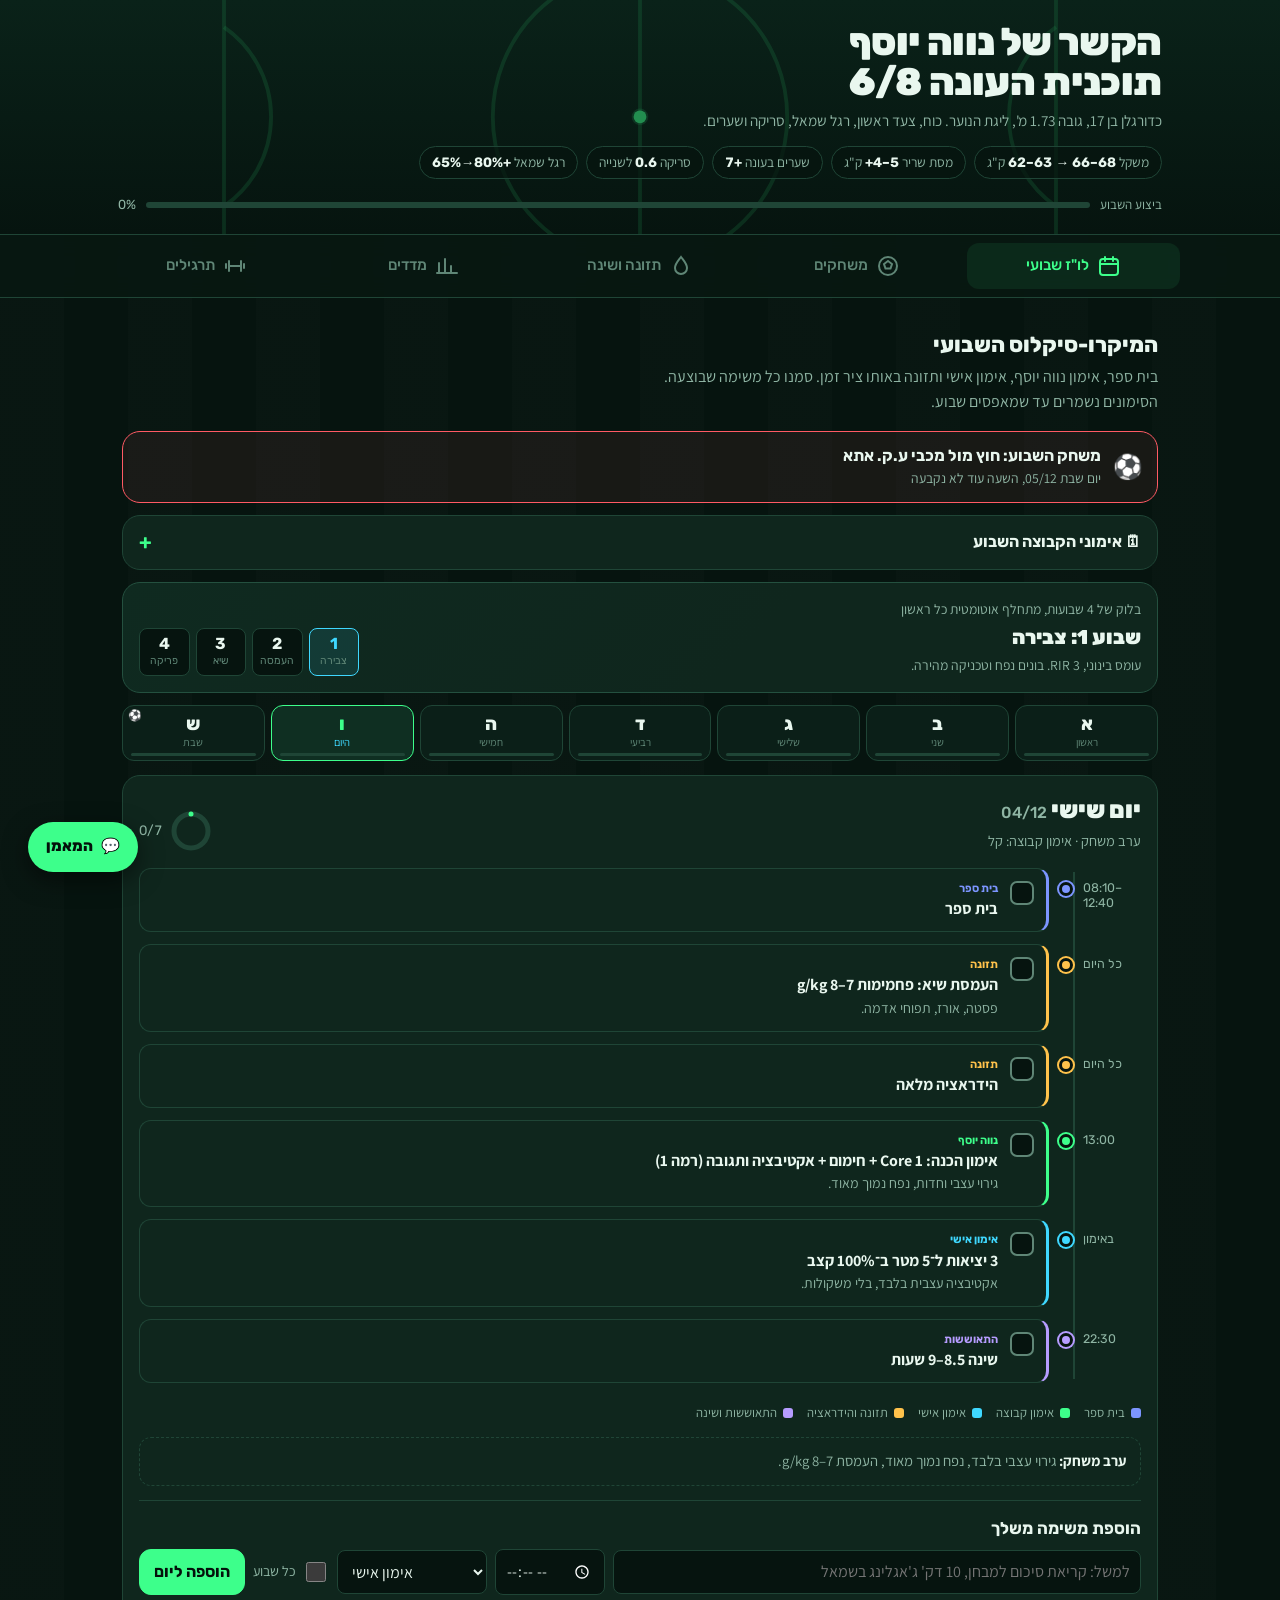
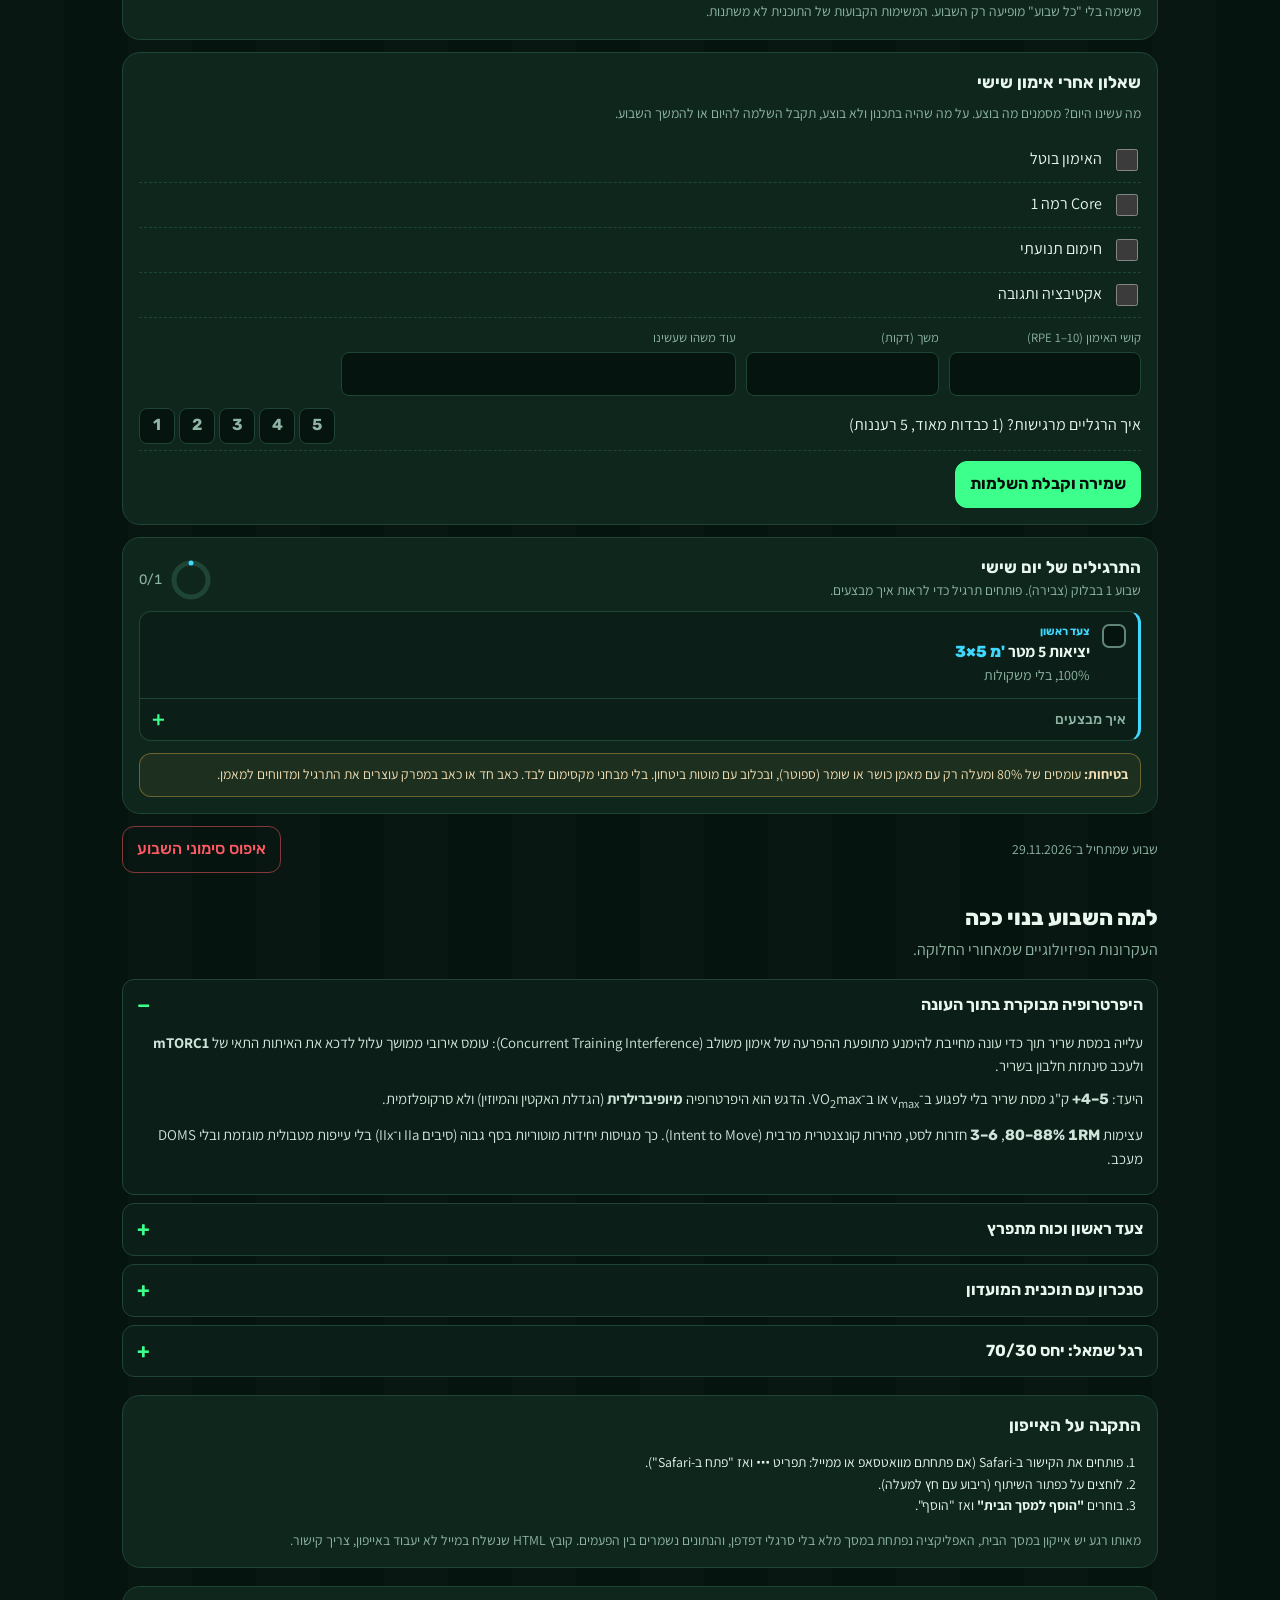
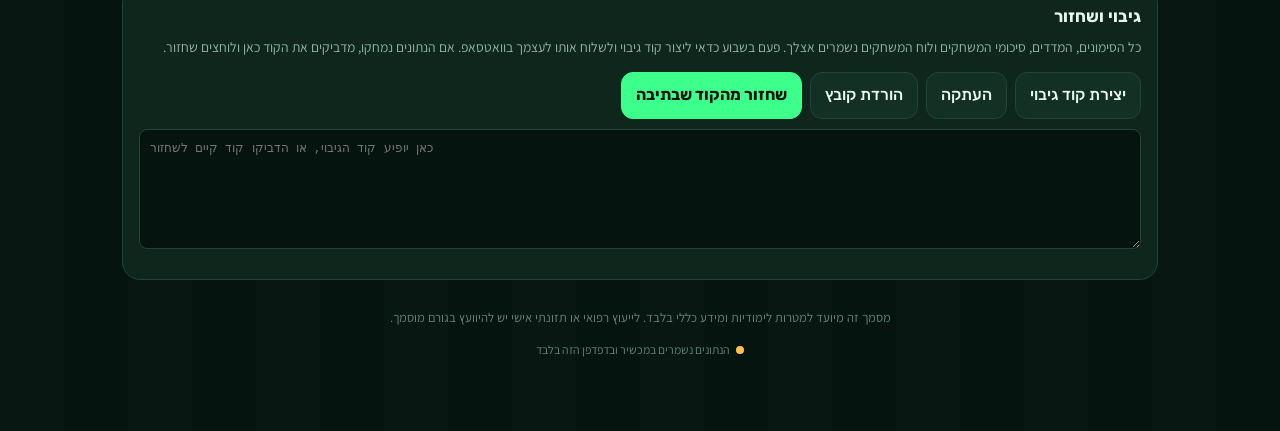
<file: index.html>
<!DOCTYPE html>
<html lang="he" dir="rtl">
<head>
<meta charset="UTF-8">
<meta name="viewport" content="width=device-width, initial-scale=1, viewport-fit=cover">
<title>קשר 6/8 נווה יוסף | דאשבורד עונה</title>
<meta name="apple-mobile-web-app-capable" content="yes">
<meta name="mobile-web-app-capable" content="yes">
<meta name="apple-mobile-web-app-status-bar-style" content="black-translucent">
<meta name="apple-mobile-web-app-title" content="קשר 6/8">
<meta name="theme-color" content="#06140f">
<meta name="format-detection" content="telephone=no">
<link rel="apple-touch-icon" href="[data-uri]">
<link rel="icon" href="[data-uri]">
<link rel="preconnect" href="https://fonts.googleapis.com">
<link rel="preconnect" href="https://fonts.gstatic.com" crossorigin>
<link href="https://fonts.googleapis.com/css2?family=Rubik:wght@400;500;700;800;900&family=Assistant:wght@400;600;700&display=swap" rel="stylesheet">
<link rel="stylesheet" href="styles.css">
</head>
<body>

<header class="top">
  <svg class="pitch" viewBox="0 0 400 200" preserveAspectRatio="xMidYMid slice" aria-hidden="true">
    <g fill="none" stroke="#3dff8b" stroke-opacity=".22" stroke-width="1.2">
      <line x1="200" y1="-10" x2="200" y2="210"/>
      <circle cx="200" cy="100" r="46"/>
      <circle cx="200" cy="100" r="2" fill="#3dff8b"/>
      <rect x="-40" y="40" width="110" height="120"/>
      <rect x="330" y="40" width="110" height="120"/>
      <path d="M70 72 A34 34 0 0 1 70 128"/>
      <path d="M330 72 A34 34 0 0 0 330 128"/>
    </g>
  </svg>
  <div class="top-in">
    <h1>הקשר של נווה יוסף<br>תוכנית העונה 6/8</h1>
    <p>כדורגלן בן 17, גובה 1.73 מ', ליגת הנוער. כוח, צעד ראשון, רגל שמאל, סריקה ושערים.</p>
    <div class="goals">
      <span class="goal">משקל <b class="num">62–63 → 66–68</b> ק"ג</span>
      <span class="goal">מסת שריר <b class="num">+4–5</b> ק"ג</span>
      <span class="goal">שערים בעונה <b class="num">7+</b></span>
      <span class="goal">סריקה <b class="num">0.6</b> לשנייה</span>
      <span class="goal">רגל שמאל <b class="num">65%→80%+</b></span>
    </div>
    <div class="halfway"><span>ביצוע השבוע</span><div class="bar"><i id="weekBar"></i></div><span class="num" id="weekPct">0%</span></div>
  </div>
</header>

<nav class="tabs" role="tablist" aria-label="לשוניות">
  <div class="tabs-in">
    <button class="tab" role="tab" aria-selected="true" aria-controls="p-week" id="t-week" data-tab="week">
      <svg viewBox="0 0 24 24" fill="none" stroke="currentColor" stroke-width="2" stroke-linecap="round"><rect x="3" y="5" width="18" height="16" rx="3"/><path d="M3 10h18M8 3v4M16 3v4"/></svg>לו"ז שבועי</button>
    <button class="tab" role="tab" aria-selected="false" aria-controls="p-match" id="t-match" data-tab="match">
      <svg viewBox="0 0 24 24" fill="none" stroke="currentColor" stroke-width="2"><circle cx="12" cy="12" r="9"/><path d="M12 7l4 3-1.5 4.5h-5L8 10z"/></svg>משחקים</button>
    <button class="tab" role="tab" aria-selected="false" aria-controls="p-fuel" id="t-fuel" data-tab="fuel">
      <svg viewBox="0 0 24 24" fill="none" stroke="currentColor" stroke-width="2" stroke-linecap="round"><path d="M12 3c3 4 6 7 6 11a6 6 0 0 1-12 0c0-4 3-7 6-11z"/></svg>תזונה ושינה</button>
    <button class="tab" role="tab" aria-selected="false" aria-controls="p-kpi" id="t-kpi" data-tab="kpi">
      <svg viewBox="0 0 24 24" fill="none" stroke="currentColor" stroke-width="2" stroke-linecap="round"><path d="M4 19V9M10 19V5M16 19v-7M22 19H2"/></svg>מדדים</button>
    <button class="tab" role="tab" aria-selected="false" aria-controls="p-lib" id="t-lib" data-tab="lib">
      <svg viewBox="0 0 24 24" fill="none" stroke="currentColor" stroke-width="2" stroke-linecap="round"><path d="M6 7v10M18 7v10M3 10v4M21 10v4M6 12h12"/></svg>תרגילים</button>
  </div>
</nav>

<main>
<div class="storewarn" id="storeWarn"></div>

<!-- ================= TAB 1 ================= -->
<section class="panel on" id="p-week" role="tabpanel" aria-labelledby="t-week">
  <h2 class="sec">המיקרו-סיקלוס השבועי</h2>
  <p class="lead">בית ספר, אימון נווה יוסף, אימון אישי ותזונה באותו ציר זמן. סמנו כל משימה שבוצעה. הסימונים נשמרים עד שמאפסים שבוע.</p>
  <div class="banner" id="weekBanner"></div>
  <details class="card teamcard" id="teamCard"><summary id="teamSum"></summary><div class="body" id="teamBody"></div></details>
  <div class="card blockcard">
    <div class="row" style="justify-content:space-between;align-items:flex-end">
      <div><div class="muted small">בלוק של 4 שבועות, מתחלף אוטומטית כל ראשון</div><h3 id="phaseTitle"></h3><div class="small muted" id="phaseDesc" style="max-width:52ch"></div></div>
      <div class="phases" id="phases" role="group" aria-label="בחירת שבוע בבלוק"></div>
    </div>
  </div>
  <div class="days" id="days" role="group" aria-label="בחירת יום"></div>
  <div class="card">
    <div class="dayhead">
      <div><h3 id="dayTitle"></h3><div class="tag" id="dayTag"></div></div>
      <div class="ring" id="dayRing"></div>
    </div>
    <ol class="timeline" id="timeline"></ol>
    <div class="legend">
      <span class="c-school">בית ספר</span><span class="c-team">אימון קבוצה</span><span class="c-personal">אימון אישי</span><span class="c-fuel">תזונה והידראציה</span><span class="c-recovery">התאוששות ושינה</span>
    </div>
    <div class="note" id="dayNote" hidden></div>
    <div class="addtask">
      <h3>הוספת משימה משלך</h3>
      <div class="addform">
        <input type="text" id="ctText" maxlength="120" placeholder="למשל: קריאת סיכום למבחן, 10 דק' ג'אגלינג בשמאל">
        <input type="time" id="ctTime" aria-label="שעה (לא חובה)">
        <select id="ctCat" aria-label="סוג משימה"><option value="personal">אימון אישי</option><option value="fuel">תזונה</option><option value="recovery">התאוששות</option><option value="school">לימודים</option><option value="team">קבוצה</option></select>
        <label class="rec"><input type="checkbox" id="ctRec">כל שבוע</label>
        <button class="btn primary" id="ctAdd">הוספה ליום</button>
      </div>
      <p class="small muted" style="margin:6px 0 0">משימה בלי "כל שבוע" מופיעה רק השבוע. המשימות הקבועות של התוכנית לא משתנות.</p>
    </div>
  </div>

  <div class="card tq" id="tqCard" style="margin-top:12px"></div>

  <div class="card" style="margin-top:12px">
    <div class="exhead"><div><h3 id="exTitle" style="margin:0"></h3><div class="small muted" id="exSub"></div></div><div class="ring" id="exRing"></div></div>
    <div class="exlist" id="exList"></div>
    <div class="safety"><b>בטיחות:</b> עומסים של 80% ומעלה רק עם מאמן כושר או שומר (ספוטר), ובכלוב עם מוטות ביטחון. בלי מבחני מקסימום לבד. כאב חד או כאב במפרק עוצרים את התרגיל ומדווחים למאמן.</div>
  </div>
  <div class="row" style="margin-top:12px;justify-content:space-between">
    <span class="muted small" id="weekLabel"></span>
    <button class="btn danger" id="resetWeek">איפוס סימוני השבוע</button>
  </div>

  <h2 class="sec" style="margin-top:28px">למה השבוע בנוי ככה</h2>
  <p class="lead">העקרונות הפיזיולוגיים שמאחורי החלוקה.</p>
  <details open>
    <summary>היפרטרופיה מבוקרת בתוך העונה</summary>
    <div class="body">
      <p>עלייה במסת שריר תוך כדי עונה מחייבת להימנע מתופעת ההפרעה של אימון משולב (Concurrent Training Interference): עומס אירובי ממושך עלול לדכא את האיתות התאי של <b>mTORC1</b> ולעכב סינתזת חלבון בשריר.</p>
      <p>היעד: <b class="num">+4–5</b> ק"ג מסת שריר בלי לפגוע ב־v<sub>max</sub> או ב־VO<sub>2</sub>max. הדגש הוא היפרטרופיה <b>מיופיברילרית</b> (הגדלת האקטין והמיוזין) ולא סרקופלזמית.</p>
      <p>עצימות <b class="num">80–88% 1RM</b>, <b class="num">3–6</b> חזרות לסט, מהירות קונצנטרית מרבית (Intent to Move). כך מגויסות יחידות מוטוריות בסף גבוה (סיבים IIa ו־IIx) בלי עייפות מטבולית מוגזמת ובלי DOMS מעכב.</p>
    </div>
  </details>
  <details>
    <summary>צעד ראשון וכוח מתפרץ</summary>
    <div class="body">
      <p>תאוצה ב־5 המטרים הראשונים תלויה בדחף אופקי (F<sub>h</sub>) ביחס למסת הגוף: זווית שוק נמוכה ביציאה, פשיטה תלת־מפרקית (ירך, ברך, קרסול) וכוח מתפרץ בקרסול.</p>
      <p>פליאומטריה עם זמן מגע קרקע <b class="num">&lt;150 ms</b> שמנצלת את מחזור המתיחה־כיווץ (SSC):</p>
      <ul class="clean">
        <li><b>Pogo Jumps</b>: קשיחות גיד אכילס והחזר אנרגיה אלסטית.</li>
        <li><b>Horizontal Bounding ו־Drop Jumps</b>: המרת כוח אנכי לדחף אופקי וספיגת עומס אקסצנטרי בבלימה ובשינוי כיוון.</li>
        <li><b>Landmine First-Step Drives</b>: זווית דחף שתואמת את המגרש.</li>
      </ul>
      <p>צעד ראשון ופליאומטריה רק במצב עצבי רענן, בתחילת החימום או לפני הטקטיקה.</p>
    </div>
  </details>
  <details>
    <summary>סנכרון עם תוכנית המועדון</summary>
    <div class="body">
      <p>המועדון מריץ Core רמות 1–4, אקטיבציה עם גומיות, פארטלק ומעברים (<span class="num">50×4</span> ספרינטים ברביעי) ואקטיבציה ותגובה. כוח אישי בימים א' וב', הכי רחוק מהמשחק הבא. ליבה אישית משלימה את רמות הקבוצה ולא מכפילה אותן.</p>
    </div>
  </details>
  <details>
    <summary>רגל שמאל: יחס 70/30</summary>
    <div class="body">
      <p>לפי מודל הגישה הדו־צדדית (Bilateral Access Model), אימון הגפה הלא־דומיננטית יוצר עקבות מוטוריים בשתי ההמיספרות. תרגול ממוקד של שמאל לא פוגע בימין ומשפר סימטריה וקואורדינציה.</p>
      <ul class="clean">
        <li><b class="num">70/30</b> לטובת שמאל בעבודת קיר אישית.</li>
        <li>2 נגיעות: מסירה בשמאל, השתלטות בשמאל לכיוון השטח הפתוח, מסירה נוספת.</li>
        <li>הולכה ושינוי כיוון: גב כף הרגל והחלק הפנימי של שמאל בלבד בין מכשולים צפופים.</li>
      </ul>
    </div>
  </details>
</section>

<!-- ================= TAB 2 ================= -->
<section class="panel" id="p-match" role="tabpanel" aria-labelledby="t-match">
  <h2 class="sec">משחקים</h2>
  <p class="lead">המשחק הבא, לוח העונה, סיכום אחרי כל משחק ונתוני הגופייה והפליימייקר.</p>
  <div class="seg" role="tablist" aria-label="תת-לשוניות משחקים">
    <button role="tab" aria-selected="true" data-sub="s-next">המשחק הבא</button>
    <button role="tab" aria-selected="false" data-sub="s-fx">לוח עונה</button>
    <button role="tab" aria-selected="false" data-sub="s-rv">סיכום משחק</button>
    <button role="tab" aria-selected="false" data-sub="s-hist">היסטוריה</button>
  </div>
  <div class="sub on" id="s-next">
  <div class="kick">
    <div class="card clock">
      <div class="muted small" id="nextLbl">השלב הבא</div>
      <div class="big" id="countdown">--:--:--</div>
      <div class="what" id="nextWhat"></div>
      <div class="small muted" id="nextInfo" style="margin-top:8px"></div>
      <label>שעת שריקה של המשחק הבא <input type="time" id="kickoff" value=""></label>
    </div>
    <div class="card">
      <h3>ציר הזמן של יום המשחק</h3>
      <ul class="mtl" id="matchTl"></ul>
    </div>
  </div>

  <div class="card" id="pmCard" style="margin-top:12px"></div>
  <div class="grid g2" style="margin-top:12px">
    <div class="card">
      <h3>יום לפני משחק: הכנה וגירוי עצבי</h3>
      <div id="friList" class="grid" style="gap:8px"></div>
    </div>
    <div class="card">
      <h3>יום משחק</h3>
      <div id="satList" class="grid" style="gap:8px"></div>
    </div>
  </div>

  <h2 class="sec" style="margin-top:28px">3 דפוסי תנועה ל־7 שערים</h2>
  <p class="lead">כך קשר מבקיע בלי להיות חלוץ.</p>
  <div class="grid g3">
    <div class="card pattern"><div class="n">1</div><h3>כניסה מאוחרת לרחבה</h3>
      <dl><dt>ביצוע</dt><dd>ריצה מקו שני אל קו ה־16 כשהכדור באגף, והגעה בדיוק כשהגנת היריב נסוגה לשער.</dd>
      <dt>סיומת</dt><dd>בעיטה בנגיעה אחת לפינות הנמוכות.</dd></dl></div>
    <div class="card pattern"><div class="n">2</div><h3>איום מקו ה־16</h3>
      <dl><dt>ביצוע</dt><dd>מיקום בחצי־שטח (Half-Space) לאיסוף כדורים חוזרים אחרי מצבים נייחים או הגבהות.</dd>
      <dt>סיומת</dt><dd>עצירה קדמית קטנה ובעיטה מיידית, שמאל או ימין.</dd></dl></div>
    <div class="card pattern"><div class="n">3</div><h3>חדירה בין בלם למגן</h3>
      <dl><dt>ביצוע</dt><dd>ריצה אלכסונית בלי כדור לשטח המת בין הבלם למגן בזמן דאבל־פס.</dd>
      <dt>סיומת</dt><dd>נגיעה אחת מול השוער ברגל החלשה.</dd></dl></div>
  </div>

  <div class="grid g2" style="margin-top:12px">
    <div class="card">
      <h3>כללי ברזל למיקרו־סריקה</h3>
      <ol class="rules">
        <li>סורקים ב־<b>10 השניות</b> שלפני קבלת הכדור, כדי לבנות מפה מנטלית רציפה.</li>
        <li>כל מבט קצר מ־<b class="num">0.7</b> שניות. מיקרו־סריקה, לא סיבוב ראש מכני.</li>
        <li>סורקים <b>כשהכדור בתנועה</b> בין שחקנים, לא כשהוא נעצר.</li>
        <li>המבט הקריטי הוא <b>האחרון</b>, חלקיק שנייה לפני נגיעת ההשתלטות.</li>
        <li>יעד אישי: <b class="num">0.6</b> סריקות לשנייה.</li>
      </ol>
    </div>
    <div class="card">
      <h3>סריקות לשנייה: הרמה העולמית</h3>
      <p class="muted small" style="margin-top:0">מחקרי פרופ' גיר יורדט</p>
      <div class="scanbar"><span>צ'אבי</span><div class="t"><i style="width:83%"></i></div><span class="num">0.83</span></div>
      <div class="scanbar"><span>פברגאס</span><div class="t"><i style="width:76%"></i></div><span class="num">0.76</span></div>
      <div class="scanbar"><span>גונדוגאן</span><div class="t"><i style="width:66%"></i></div><span class="num">0.66</span></div>
      <div class="scanbar you"><span>היעד שלך</span><div class="t"><i style="width:60%"></i></div><span class="num">0.60</span></div>
      <p class="small" style="margin-bottom:0">סורקים תכופים: <b class="num ok">81–83%</b> דיוק מסירות. סורקים נדירים: <b class="num bad">&lt;60%</b>.</p>
    </div>
  </div>
  </div>

  <div class="sub" id="s-fx">
    <div class="card">
      <h3>לוח המשחקים 2026/27: נוער לאומית צפון</h3>
      <p class="small muted" style="margin-top:0">בהתאחדות השעות מופיעות כ-00:00 עד שנקבעות. כשהשעה מתפרסמת, מזינים אותה כאן, והלו"ז השבועי וציר יום המשחק מתעדכנים לבד. שבוע בלי משחק מקבל אוטומטית תוכנית בלי העמסת פחמימות.</p>
      <div id="fxList"></div>
    </div>
    <div class="card">
      <h3>הוספת משחק (גביע, ידידות, משחק נדחה)</h3>
      <div class="dg">
        <label>תאריך <input type="date" id="fxD"></label>
        <label>שעה <input type="time" id="fxT"></label>
        <label style="grid-column:span 2">יריבה <input type="text" id="fxO" style="background:var(--pitch);border:1px solid var(--line);border-radius:8px;padding:9px 10px;min-height:44px;color:var(--chalk)"></label>
        <label>בית/חוץ <select id="fxH"><option value="1">בית</option><option value="0">חוץ</option></select></label>
        <label>מסגרת <select id="fxC"><option>ליגה</option><option>גביע</option><option>ידידות</option></select></label>
      </div>
      <button class="btn primary" id="fxAdd" style="margin-top:10px">הוספה ללוח</button>
    </div>
  </div>

  <div class="sub" id="s-rv">
    <div class="card">
      <h3>סיכום משחק</h3>
      <div class="dg">
        <label style="grid-column:span 2">משחק <select id="rvFx"></select></label>
        <label>דקות ששיחקתי <input type="number" id="rvMin" min="0" max="130"></label>
        <label>תוצאה <input type="text" id="rvRes" placeholder="2-1" style="background:var(--pitch);border:1px solid var(--line);border-radius:8px;padding:9px 10px;min-height:44px;color:var(--chalk);direction:ltr"></label>
        <label>ציון עצמי (1–10) <input type="number" id="rvRate" min="1" max="10"></label>
      </div>
      <h3 style="margin-top:16px">איך הייתי בתור קשר 6/8? (1 חלש, 5 מצוין)</h3>
      <div class="rgrid" id="rvSk"></div>
      <div class="grid g2" style="margin-top:14px">
        <label class="small muted">שימור: מה עבד טוב<textarea id="rvKeep" placeholder="למשל: כניסה מאוחרת בדקה 60, מסירות קדימה בשמאל"></textarea></label>
        <label class="small muted">שיפור: מה לא עבד<textarea id="rvImp" placeholder="למשל: קיבלתי עם הגב לשער, איבדתי 3 כדורים במרכז"></textarea></label>
      </div>
      <h3 style="margin-top:16px">גופיית GPS</h3>
      <div class="dg">
        <label>מרחק (ק"מ) <input type="number" id="gDist" step="0.01"></label>
        <label>ריצה מהירה HSR (מ') <input type="number" id="gHsr" step="1"></label>
        <label>ספרינטים (מס') <input type="number" id="gSpr" step="1"></label>
        <label>מהירות שיא (קמ"ש) <input type="number" id="gTop" step="0.1"></label>
        <label>האצות (מס') <input type="number" id="gAcc" step="1"></label>
      </div>
      <h3 style="margin-top:16px">פליימייקר</h3>
      <div class="dg">
        <label>נגיעות סה"כ <input type="number" id="pTouch" step="1"></label>
        <label>נגיעות שמאל <input type="number" id="pLeft" step="1"></label>
        <label>שחרורים/מסירות <input type="number" id="pRel" step="1"></label>
        <label>מהירות בעיטה שיא (קמ"ש) <input type="number" id="pKick" step="0.1"></label>
      </div>
      <p class="small muted">כל השדות לא חובה. ממלאים מה שיש.</p>
      <button class="btn primary" id="rvSave">שמירה וקבלת משוב</button>
      <div id="rvFb"></div>
    </div>
  </div>

  <div class="sub" id="s-hist">
    <div class="card">
      <h3>היסטוריית משחקים</h3>
      <div id="trendBox"></div>
      <div id="histBox"></div>
    </div>
  </div>
</section>

<!-- ================= TAB 3 ================= -->
<section class="panel" id="p-fuel" role="tabpanel" aria-labelledby="t-fuel">
  <h2 class="sec">מחשבון תזונה, שינה והתאוששות</h2>
  <p class="lead">מזינים משקל נוכחי ובוחרים יום. כל הטווחים מחושבים לפי ק"ג משקל גוף.</p>
  <div class="card">
    <div class="grid g2" style="align-items:end">
      <label class="muted small" style="display:flex;flex-direction:column;gap:4px">משקל נוכחי (ק"ג)
        <input type="number" id="bw" min="40" max="100" step="0.1" value="62.5"></label>
      <label class="muted small" style="display:flex;flex-direction:column;gap:4px">יום בשבוע
        <select id="fuelDay"></select></label>
    </div>
    <div class="grid" style="grid-template-columns:repeat(2,1fr);margin-top:14px" id="macroStats"></div>
    <p class="small muted" style="margin:12px 0 0">עודף קלורי יומי מבוקר: <b class="num" style="color:var(--chalk)">+350–500 kcal</b>. חלבון מחולק ל־<b>4–5</b> ארוחות של <b class="num" style="color:var(--chalk)">25–30 g</b> חלבון עשיר בלאוצין. שומנים מבלתי־רוויים לתמיכה הורמונלית.</p>
  </div>

  <div class="card">
    <h3>פחמימות לאורך השבוע</h3>
    <p class="muted small" style="margin:0">פריודיזציה לפי עומס. שישי ושבת הם ימי העמסה למילוי גליקוגן בשריר ובכבד.</p>
    <div class="carbweek" id="carbWeek"></div>
  </div>

  <div class="card">
    <h3>חלונות תדלוק בזמן בית הספר</h3>
    <div class="wins">
      <div class="win"><span class="h">11:05–13:10</span> <b>רביעי</b>
        <p class="small muted" style="margin:6px 0 0">ב־11:30–12:15: ארוחת פחמימות מורכבות וחלבון ומנוחה. היום המטבולי הכבד בשבוע (Core 4 ופארטלק), אז סוכר זמין לפני הספרינטים.</p></div>
      <div class="win"><span class="h">09:30–11:20</span> <b>חמישי</b>
        <p class="small muted" style="margin:6px 0 0">ארוחת ביניים מתוזמנת של פחמימות וחלבון למניעת פירוק שריר. תחילת העמסת הפחמימות (6 g/kg).</p></div>
      <div class="win"><span class="h">כל יום</span> <b>הידראציה</b>
        <p class="small muted" style="margin:6px 0 0">שתייה מצטברת של <b class="num" style="color:var(--chalk)">3 ליטר</b> ביום, מפוזרת לאורך יום הלימודים.</p></div>
      <div class="win"><span class="h">בהפסקות</span> <b>מערכת עצבים</b>
        <p class="small muted" style="margin:6px 0 0">תרגילי נשימה בחלונות הפנויים להורדת עומס מנטלי ולשיפור התאוששות המערכת האוטונומית.</p></div>
    </div>
  </div>

  <div class="card">
    <h3>היגיינת שינה</h3>
    <p class="small muted" style="margin-top:0">שחרור הורמון גדילה ושיקום שריר ומערכת עצבים מרכזית קורים בעיקר בשינה עמוקה. יעד: <b class="num" style="color:var(--chalk)">8.5–9</b> שעות רצופות.</p>
    <div class="sleep-dial">
      <div><div class="hrs" id="sleepHrs">8.5</div><div class="small muted">שעות שינה</div></div>
      <label class="small muted" style="display:flex;flex-direction:column;gap:4px">הולך לישון <input type="time" id="bed" value="22:30"></label>
      <label class="small muted" style="display:flex;flex-direction:column;gap:4px">קם <input type="time" id="wake" value="07:00"></label>
    </div>
    <p class="small" id="sleepMsg" style="margin:10px 0 14px"></p>
    <div class="grid g3">
      <div class="stat"><span class="l">מסכים</span><b>כיבוי אור כחול 60 דק' לפני השינה</b></div>
      <div class="stat"><span class="l">חדר</span><b>חשוך, <span class="num">18–20°C</span></b></div>
      <div class="stat"><span class="l">חמישי</span><b>שינה מוקדמת ב־<span class="num">22:00</span></b></div>
    </div>
  </div>

  <div class="card">
    <h3>כלי התאוששות</h3>
    <ul class="clean small">
      <li>ראשון: גליל עיסוי ואקדח מסאז' בעצמה נמוכה, <span class="num">60</span> שניות לשריר.</li>
      <li>שני: <span class="num">15</span> דק' מתיחות סטטיות בערב ועבודת ירך 90/90.</li>
      <li>שלישי: מוביליטי ירך וקרסול בבוקר, חלבון מיד אחרי אימון הערב.</li>
      <li>רביעי: בלי כוח רגליים. רק 15 בעיטות אחרי האימון.</li>
      <li>שישי: בלי משקולות. גירוי עצבי בלבד.</li>
    </ul>
  </div>
</section>

<!-- ================= TAB 4 ================= -->
<section class="panel" id="p-kpi" role="tabpanel" aria-labelledby="t-kpi">
  <h2 class="sec">מעקב מדדי ביצוע</h2>
  <p class="lead">שקילה כל יום שני בבוקר על בטן ריקה. CMJ וספרינט 5 מ' פעם ב־4 שבועות. וידאו חודשי לסריקה ולרגל שמאל.</p>

  <div class="kpigrid" id="kpiNow"></div>

  <div class="card" style="margin-top:12px">
    <h3>רשומה חדשה</h3>
    <div class="form">
      <label class="full">תאריך <input type="date" id="fDate"></label>
      <label>משקל (ק"ג) <input type="number" id="fW" step="0.1" placeholder="62.8"></label>
      <label>CMJ (ס"מ) <input type="number" id="fCmj" step="0.1" placeholder="45"></label>
      <label>ספרינט 5 מ' (שנ') <input type="number" id="fS5" step="0.01" placeholder="1.05"></label>
      <label>סריקות לשנייה <input type="number" id="fScan" step="0.01" placeholder="0.45"></label>
      <label>מסירות שמאל (%) <input type="number" id="fLf" step="1" placeholder="65"></label>
      <label>מאבקי קרקע (%) <input type="number" id="fDuel" step="1" placeholder="55"></label>
      <label>היקף ירך (ס"מ) <input type="number" id="fThigh" step="0.1" placeholder="—"></label>
      <label>היקף חזה (ס"מ) <input type="number" id="fChest" step="0.1" placeholder="—"></label>
    </div>
    <div class="row" style="margin-top:12px">
      <button class="btn primary" id="addKpi">שמירת רשומה</button>
      <button class="btn" id="checkLoad">בדיקת עומס יתר</button>
    </div>
    <div class="alert" id="loadAlert" role="status" aria-live="polite"></div>
  </div>

  <div class="card">
    <h3>מגמת משקל מול טווח היעד</h3>
    <p class="muted small" style="margin:0">הרצועה הירוקה היא <span class="num">66–68</span> ק"ג. קצב יעד: <span class="num">+0.3–0.5</span> ק"ג בחודש.</p>
    <div class="chartbox" id="wChart"></div>
    <p class="small" id="rateMsg" style="margin:8px 0 0"></p>
  </div>

  <div class="card">
    <h3>היסטוריה</h3>
    <div class="tablewrap">
      <table>
        <thead><tr><th>תאריך</th><th>משקל</th><th>CMJ</th><th>שינוי CMJ</th><th>5 מ'</th><th>סריקה</th><th>שמאל</th><th>מאבקים</th><th>ירך/חזה</th><th></th></tr></thead>
        <tbody id="kpiRows"></tbody>
      </table>
    </div>
  </div>

  <div class="card">
    <h3>היעדים</h3>
    <div class="tablewrap" style="margin-top:0">
      <table style="min-width:520px">
        <thead><tr><th>קטגוריה</th><th>מדד</th><th>תדירות ויעד</th></tr></thead>
        <tbody>
          <tr><td>הרכב גוף</td><td>משקל בוקר, היקף ירך וחזה</td><td>שבועי ביום שני. <span class="num">+0.3–0.5</span> ק"ג לחודש עד <span class="num">66–68</span></td></tr>
          <tr><td>כוח מתפרץ</td><td>CMJ וספרינט 5 מ'</td><td>כל 4 שבועות. ירידה של מעל <span class="num">5%</span> ב־CMJ = עייפות עצבית</td></tr>
          <tr><td>קוגניטיבי</td><td>תדירות סריקה בווידאו</td><td><span class="num">0.6</span> לשנייה ב־10 השניות שלפני הכדור</td></tr>
          <tr><td>רגל חלשה</td><td>% מסירות מוצלחות בשמאל</td><td>חודשי. מ־<span class="num">65%</span> ל־<span class="num">80%+</span></td></tr>
          <tr><td>הגנה</td><td>% ניצחון במאבקי קרקע</td><td><span class="num">60%+</span> במרכז השדה</td></tr>
        </tbody>
      </table>
    </div>
  </div>
</section>

<!-- ================= TAB 5 ================= -->
<section class="panel" id="p-lib" role="tabpanel" aria-labelledby="t-lib">
  <h2 class="sec">ספריית תרגילים ומבנה הבלוק</h2>
  <p class="lead">איך הבלוק מתקדם, כל התרגילים עם דגשי ביצוע, והמקורות שעליהם זה מבוסס.</p>
  <div class="card">
    <h3>מה זה RIR</h3>
    <p class="small" style="margin:0">RIR (Reps In Reserve) הוא מספר החזרות שהיית עוד יכול לבצע בסוף הסט. RIR 2 = מסיימים את הסט כשנשארו עוד 2 חזרות טובות בטנק. אם אין 1RM ידוע, בוחרים משקל לפי ה-RIR ולא לפי האחוז. זו הדרך הבטוחה לנוער, בלי מבחני מקסימום.</p>
  </div>
  <div class="card">
    <h3>אימוני כדורגל אישיים</h3>
    <p class="small muted" style="margin-top:0">שני אימונים מלאים עם זמנים, תרגילים לכל שבוע בבלוק, וטיימר שמוביל אותך שלב אחרי שלב.</p>
    <div id="fsLib"></div>
  </div>
  <div class="card">
    <h3>התקדמות הבלוק: התרגילים המרכזיים</h3>
    <div class="tablewrap" style="margin-top:6px"><table style="min-width:600px"><thead><tr><th>תרגיל</th><th>שבוע 1 צבירה</th><th>שבוע 2 העמסה</th><th>שבוע 3 שיא</th><th>שבוע 4 פריקה</th></tr></thead><tbody id="blockTable"></tbody></table></div>
  </div>
  <div id="libGroups"></div>
  <div class="card" style="margin-top:18px">
    <h3>סרטונים: ניתוח וטקטיקה</h3>
    <p class="small muted" style="margin-top:0">הקישורים פותחים חיפוש מוכן ביוטיוב ולא סרטון מסוים, כדי שלא יישברו אם סרטון יוסר. כדאי להעדיף ערוצים מקצועיים כמו The Coaches' Voice, Tifo Football וערוץ FIFA הרשמי.</p>
    <div class="vgrid" id="vidGrid"></div>
  </div>
  <div class="card" style="margin-top:12px">
    <h3>מקורות והשראה</h3>
    <ul class="srcs">
      <li><b>NSCA</b>: הצהרת עמדה על אימוני התנגדות לנוער (Faigenbaum ועמיתים, 2009). אימוני כוח לבני נוער בטוחים ויעילים עם השגחה מקצועית והתקדמות הדרגתית.</li>
      <li><b>הקונצנזוס הבינלאומי להתפתחות אתלטית של נוער</b> (Lloyd ועמיתים, BJSM 2014).</li>
      <li><b>FIFA 11+</b>: תוכנית מניעת הפציעות של פיפ"א, ופרוטוקול הנורדיק (van der Horst ועמיתים, AJSM 2015).</li>
      <li><b>פרוטוקול Copenhagen לאדוקטורים</b> (Harøy ועמיתים, BJSM 2019): הפחתת פציעות מפשעה בכדורגלנים.</li>
      <li><b>סולם RPE מבוסס RIR</b> (Helms ועמיתים, 2016).</li>
      <li><b>מחקרי הסריקה של גיר יורדט</b>: סריקה לפני קבלת כדור ואיכות מסירה.</li>
    </ul>
    <p class="small muted" style="margin:8px 0 0">פרטי המקורות נכתבו מהידע שלי, בלי גישה למאגר, ולכן כדאי לאמת אותם לפני שמצטטים. התוכנית לא מחליפה מאמן כושר מוסמך שמכיר את השחקן.</p>
  </div>
</section>

<div class="card" id="install" style="margin-top:18px">
  <h3>התקנה על האייפון</h3>
  <ol class="clean small" style="padding-inline-start:18px">
    <li>פותחים את הקישור ב-Safari (אם פתחתם מוואטסאפ או ממייל: תפריט <b>⋯</b> ואז "פתח ב-Safari").</li>
    <li>לוחצים על כפתור השיתוף (ריבוע עם חץ למעלה).</li>
    <li>בוחרים <b>"הוסף למסך הבית"</b> ואז "הוסף".</li>
  </ol>
  <p class="small muted" style="margin:0">מאותו רגע יש אייקון במסך הבית, האפליקציה נפתחת במסך מלא בלי סרגלי דפדפן, והנתונים נשמרים בין הפעמים. קובץ HTML שנשלח במייל לא יעבוד באייפון, צריך קישור.</p>
</div>

<div class="card" id="backup" style="margin-top:18px">
  <h3>גיבוי ושחזור</h3>
  <p class="small muted" style="margin-top:0">כל הסימונים, המדדים, סיכומי המשחקים ולוח המשחקים נשמרים אצלך. פעם בשבוע כדאי ליצור קוד גיבוי ולשלוח אותו לעצמך בוואטסאפ. אם הנתונים נמחקו, מדביקים את הקוד כאן ולוחצים שחזור.</p>
  <div class="row"><button class="btn" id="bkMake">יצירת קוד גיבוי</button><button class="btn" id="bkCopy">העתקה</button><button class="btn" id="bkFile">הורדת קובץ</button><button class="btn primary" id="bkLoad">שחזור מהקוד שבתיבה</button></div>
  <textarea id="bkTxt" placeholder="כאן יופיע קוד הגיבוי, או הדביקו קוד קיים לשחזור" style="margin-top:10px"></textarea>
  <p class="small" id="bkMsg" style="margin:6px 0 0"></p>
</div>

<p class="foot">מסמך זה מיועד למטרות לימודיות ומידע כללי בלבד. לייעוץ רפואי או תזונתי אישי יש להיוועץ בגורם מוסמך.</p>
<p class="foot sync" id="syncState"></p>
</main>

<button class="coachfab" id="coachFab" type="button" aria-label="פתיחת המאמן"><span aria-hidden="true">💬</span>המאמן</button>
<div class="sheet" id="coachSheet" hidden role="dialog" aria-modal="true" aria-label="המאמן">
  <div class="sheet-in">
    <div class="sheet-h"><div><b>המאמן</b><span class="small muted" id="coachMode"></span></div><div class="row"><button class="btn mini" id="coachClear" type="button">ניקוי</button><button class="x" id="coachClose" type="button" aria-label="סגירה">✕</button></div></div>
    <div class="msgs" id="coachMsgs" aria-live="polite"></div>
    <div class="chips" id="coachChips"></div>
    <form class="coachform" id="coachForm"><input id="coachIn" autocomplete="off" enterkeyhint="send" placeholder="למשל: האימון של רביעי עבר לחמישי"><button class="btn primary" id="coachSend" type="submit">שליחה</button></form>
  </div>
</div>
<div class="player" id="player" hidden role="dialog" aria-modal="true" aria-label="אימון עם טיימר">
  <div class="pl-in">
    <div class="pl-top"><span class="small muted" id="plSes"></span><button class="x" id="plClose" type="button" aria-label="סגירה">✕</button></div>
    <div class="pl-prog"><i id="plBar"></i></div>
    <div class="small muted" id="plStep"></div>
    <h3 id="plName"></h3>
    <div class="pl-time" id="plTime">00:00</div>
    <div class="row pl-ctl"><button class="btn" id="plPrev" type="button">הקודם</button><button class="btn primary" id="plPlay" type="button">▶ התחלה</button><button class="btn" id="plNext" type="button">הבא</button></div>
    <div class="pl-body" id="plBody"></div>
    <p class="small muted" id="plNextUp" style="margin-top:10px"></p>
  </div>
</div>
<script src="app.js"></script>
</body>
</html>
</file>
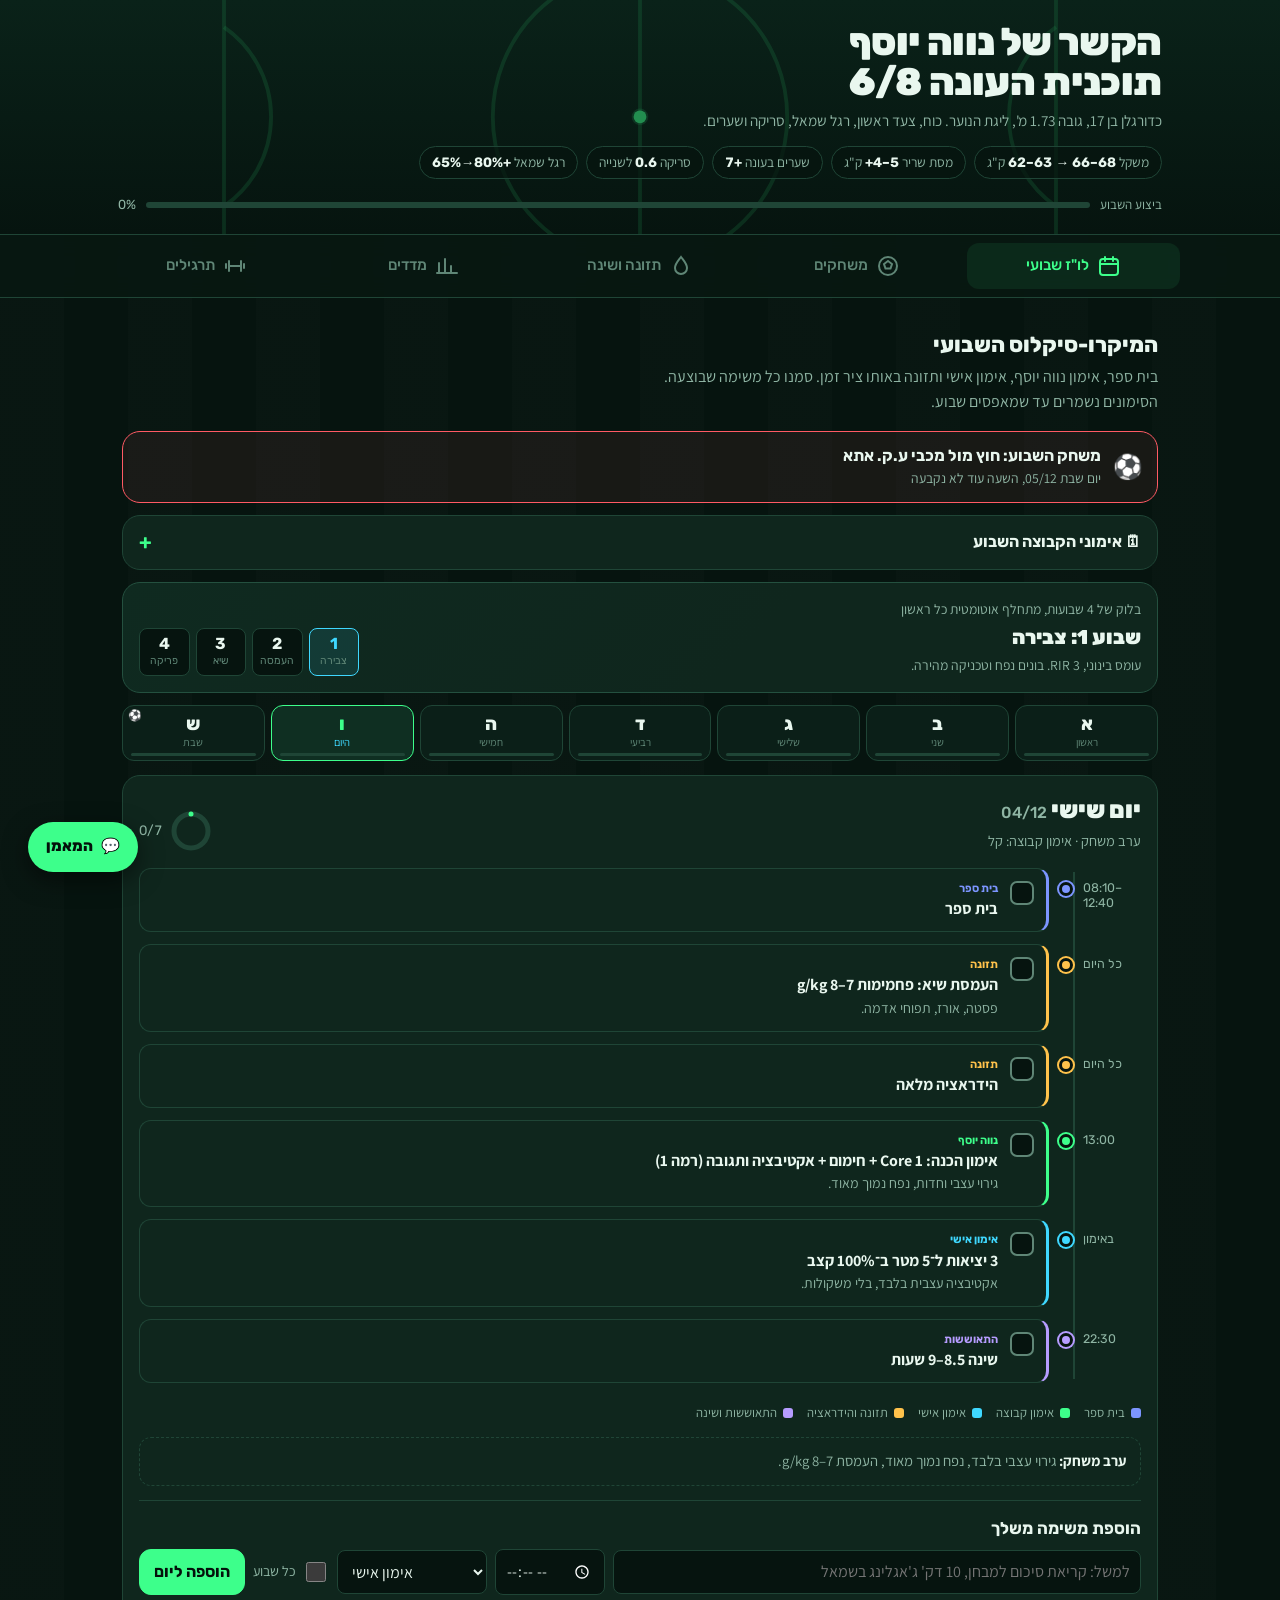
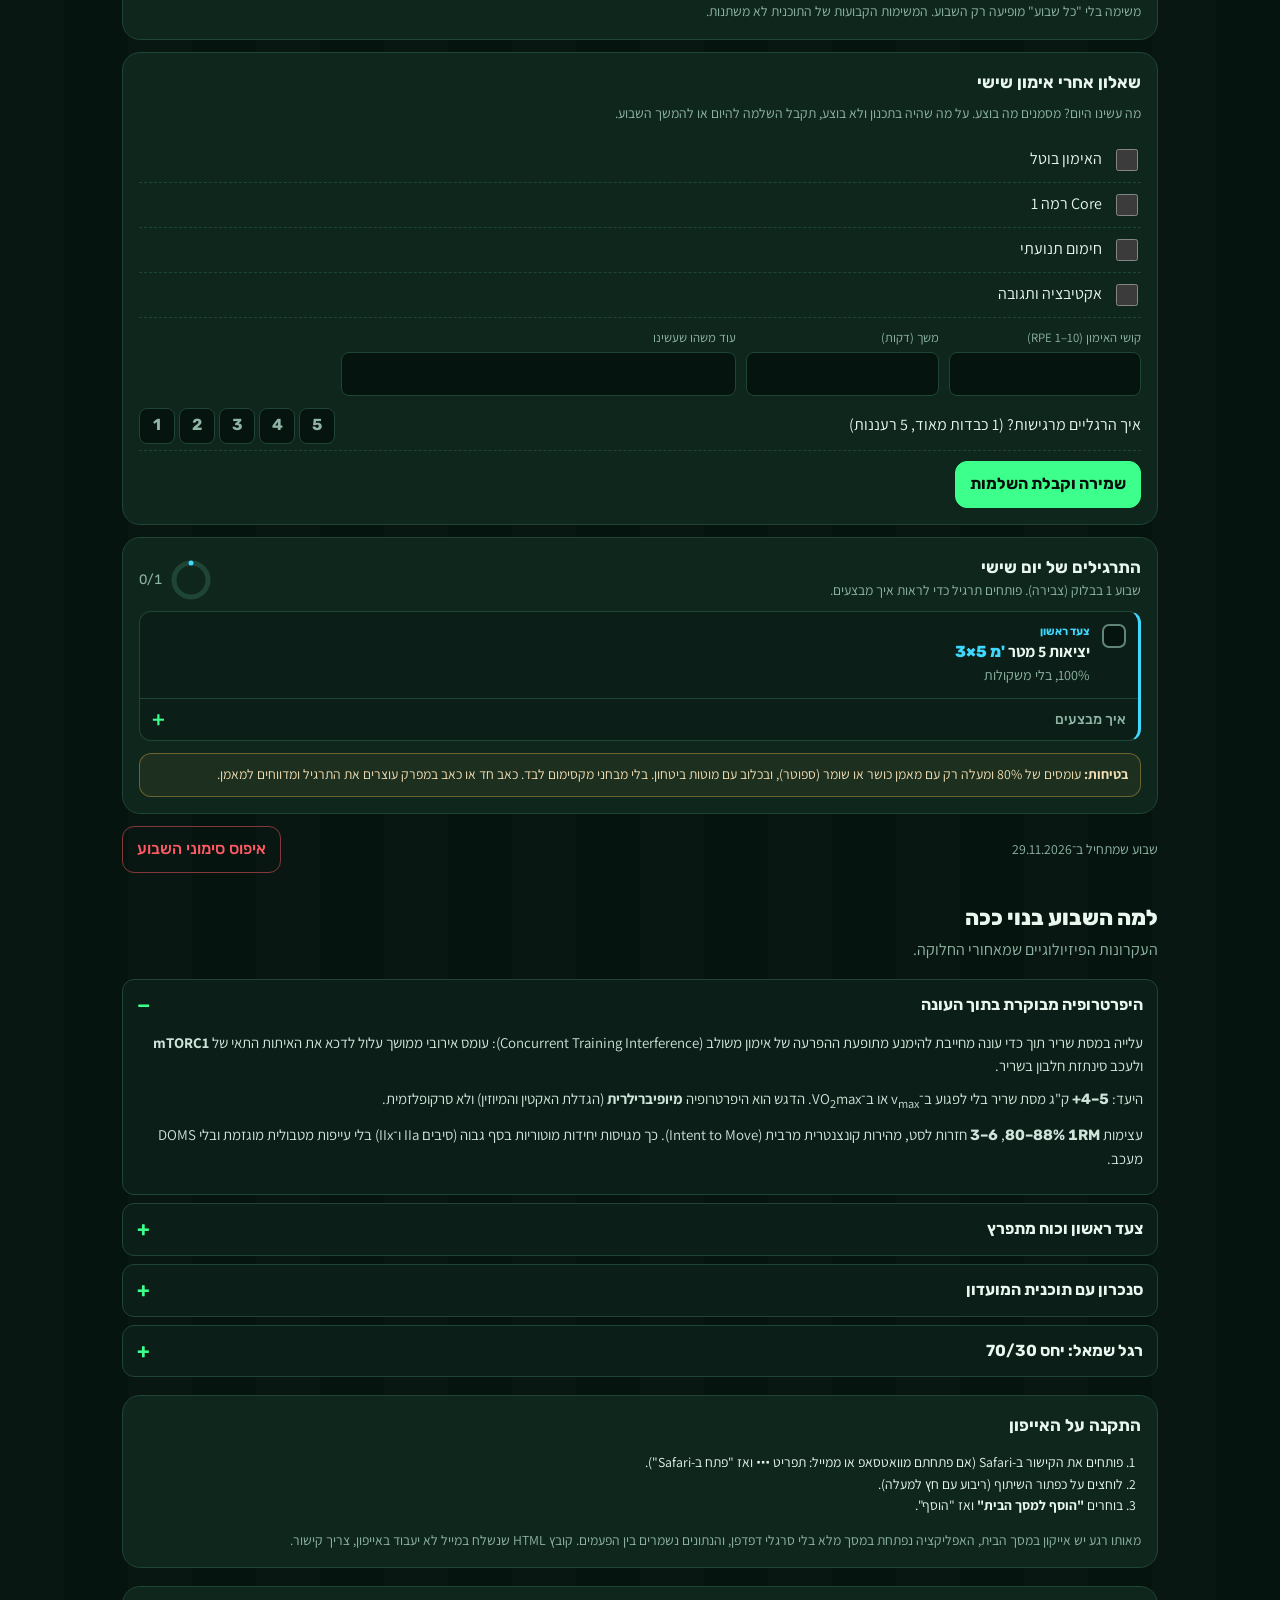
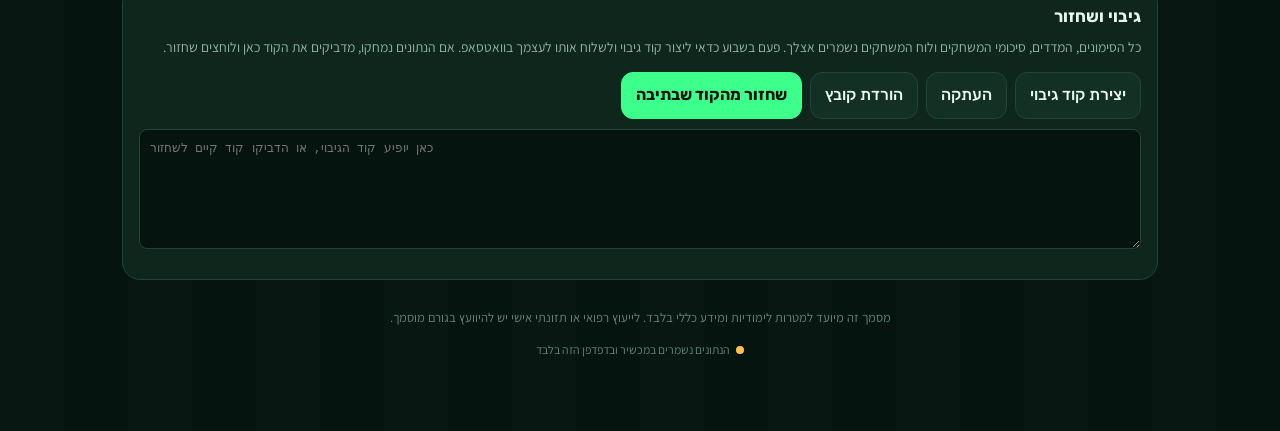
<file: docs/single-file-backup.html>
<!DOCTYPE html>
<html lang="he" dir="rtl">
<head>
<meta charset="UTF-8">
<meta name="viewport" content="width=device-width, initial-scale=1, viewport-fit=cover">
<title>קשר 6/8 נווה יוסף | דאשבורד עונה</title>
<meta name="apple-mobile-web-app-capable" content="yes">
<meta name="mobile-web-app-capable" content="yes">
<meta name="apple-mobile-web-app-status-bar-style" content="black-translucent">
<meta name="apple-mobile-web-app-title" content="קשר 6/8">
<meta name="theme-color" content="#06140f">
<meta name="format-detection" content="telephone=no">
<link rel="apple-touch-icon" href="[data-uri]">
<link rel="icon" href="[data-uri]">
<link rel="preconnect" href="https://fonts.googleapis.com">
<link rel="preconnect" href="https://fonts.gstatic.com" crossorigin>
<link href="https://fonts.googleapis.com/css2?family=Rubik:wght@400;500;700;800;900&family=Assistant:wght@400;600;700&display=swap" rel="stylesheet">
<style>
:root{
  --pitch:#06140f; --pitch-2:#0b1f18; --card:#0f261d; --card-2:#133024;
  --line:#1f4536; --chalk:#e9f7ef; --muted:#8fb5a4; --dim:#5f8676;
  --neon:#3dff8b; --cyan:#3fd8ff; --amber:#ffc24b; --red:#ff5a64; --violet:#b69cff;
  --school:#7c95ff; --team:#3dff8b; --personal:#3fd8ff; --fuel:#ffc24b; --recovery:#b69cff;
  --r-lg:18px; --r-md:12px; --r-sm:8px;
  box-sizing:border-box;
  padding-top:env(safe-area-inset-top,0px);
  padding-bottom:env(safe-area-inset-bottom,0px);
  color-scheme:dark;
}
@media (prefers-color-scheme: dark){ :root:not([data-theme="light"]){ --pitch:#06140f; --chalk:#e9f7ef; } }
:root[data-theme="dark"]{ --pitch:#06140f; --chalk:#e9f7ef; }
*,*::before,*::after{box-sizing:inherit}
html{scroll-padding-top:env(safe-area-inset-top,0px);-webkit-text-size-adjust:100%;-webkit-tap-highlight-color:transparent}
body{-webkit-overflow-scrolling:touch;overscroll-behavior-y:contain}
button,.task,.day,.ph{touch-action:manipulation}
input,select,textarea{font-size:16px}
body{
  margin:0; background:var(--pitch); color:var(--chalk);
  font-family:"Assistant","Rubik",system-ui,-apple-system,"Segoe UI",Arial,sans-serif;
  font-size:16px; line-height:1.55; min-height:100%;
  background-image:
    repeating-linear-gradient(90deg, rgba(255,255,255,.012) 0 64px, transparent 64px 128px);
}
h1,h2,h3,.num{font-family:"Rubik","Assistant",system-ui,sans-serif}
.num{font-variant-numeric:tabular-nums;direction:ltr;unicode-bidi:isolate;display:inline-block}
button,input,select{font:inherit;color:inherit}
:focus-visible{outline:2px solid var(--cyan);outline-offset:2px;border-radius:6px}
img,svg{max-width:100%}

/* ---------- header ---------- */
.top{position:relative;overflow:hidden;border-bottom:1px solid var(--line);background:linear-gradient(180deg,#0a2219 0%,var(--pitch) 100%)}
.top svg.pitch{position:absolute;inset:0;width:100%;height:100%;opacity:.5;pointer-events:none}
.top-in{position:relative;max-width:1080px;margin:0 auto;padding:22px 18px 18px}
.top h1{margin:0;font-weight:900;font-size:clamp(1.6rem,6vw,2.4rem);line-height:1.05;letter-spacing:-.01em}
.top p{margin:6px 0 0;color:var(--muted);font-size:.95rem}
.goals{display:flex;flex-wrap:wrap;gap:8px;margin-top:14px}
.goal{border:1px solid var(--line);background:rgba(6,20,15,.7);border-radius:999px;padding:5px 12px;font-size:.85rem;color:var(--muted)}
.goal b{color:var(--chalk);font-family:Rubik;font-weight:700}
.halfway{margin-top:16px;display:flex;align-items:center;gap:10px;font-size:.82rem;color:var(--muted)}
.halfway .bar{flex:1;height:6px;border-radius:6px;background:var(--line);overflow:hidden}
.halfway .bar i{display:block;height:100%;width:0;background:linear-gradient(90deg,var(--cyan),var(--neon));transition:width .35s ease}

/* ---------- tabs ---------- */
.tabs{position:fixed;bottom:0;left:0;right:0;z-index:30;background:rgba(8,24,18,.94);backdrop-filter:blur(12px);-webkit-backdrop-filter:blur(12px);border-top:1px solid var(--line);padding:6px 6px calc(6px + env(safe-area-inset-bottom,0px))}
.tabs-in{max-width:1080px;margin:0 auto;display:grid;grid-template-columns:repeat(5,1fr);gap:4px}
.tab{background:none;border:0;border-radius:var(--r-md);padding:7px 4px 6px;display:flex;flex-direction:column;align-items:center;gap:2px;color:var(--dim);cursor:pointer;font-family:Rubik;font-size:.74rem;font-weight:500;min-height:54px}
.tab svg{width:24px;height:24px}
.tab[aria-selected="true"]{color:var(--neon);background:rgba(61,255,139,.08)}
main{max-width:1080px;margin:0 auto;padding:18px 14px 110px}
@media (min-width:860px){
  .tabs{position:sticky;top:0;bottom:auto;border-top:0;border-bottom:1px solid var(--line);padding:8px 14px}
  .tab{flex-direction:row;justify-content:center;gap:8px;font-size:.95rem;min-height:46px}
  main{padding:26px 22px 60px}
}
.panel{display:none}
.panel.on{display:block;animation:rise .28s ease}
@keyframes rise{from{opacity:0;transform:translateY(6px)}to{opacity:1;transform:none}}
@media (prefers-reduced-motion:reduce){.panel.on{animation:none}.halfway .bar i{transition:none}}

h2.sec{font-size:1.35rem;font-weight:800;margin:4px 0 4px}
.lead{color:var(--muted);margin:0 0 16px;max-width:68ch}
h3{font-size:1.05rem;font-weight:700;margin:0 0 8px}
.card{background:var(--card);border:1px solid var(--line);border-radius:var(--r-lg);padding:16px}
.card + .card{margin-top:12px}
.grid{display:grid;gap:12px}
@media (min-width:720px){.g2{grid-template-columns:1fr 1fr}.g3{grid-template-columns:repeat(3,1fr)}}
.muted{color:var(--muted)} .small{font-size:.86rem}
.pill{display:inline-flex;align-items:center;gap:6px;border-radius:999px;padding:2px 10px;font-size:.78rem;font-family:Rubik;font-weight:500;border:1px solid currentColor}

/* ---------- day strip ---------- */
.days{display:grid;grid-template-columns:repeat(7,minmax(0,1fr));gap:6px;margin-bottom:14px}
.day{position:relative;border:1px solid var(--line);background:var(--pitch-2);border-radius:var(--r-md);padding:8px 2px 9px;text-align:center;cursor:pointer;transition:border-color .15s}
.day .dl{font-family:Rubik;font-weight:800;font-size:1.15rem;display:block;line-height:1.1}
.day .dn{font-size:.68rem;color:var(--dim);display:block}
.day .dp{position:absolute;left:8px;right:8px;bottom:4px;height:3px;border-radius:3px;background:var(--line);overflow:hidden}
.day .dp i{display:block;height:100%;background:var(--neon)}
.day[aria-pressed="true"]{border-color:var(--neon);background:#0f2f22}
.day[aria-pressed="true"] .dl{color:var(--neon)}
.day.today .dn{color:var(--cyan)}
.day.match .dl::after{content:"⚽";font-size:.6em;position:absolute;top:4px;left:5px}

.dayhead{display:flex;align-items:flex-end;justify-content:space-between;gap:12px;margin-bottom:10px;flex-wrap:wrap}
.dayhead h3{font-size:1.5rem;font-weight:900;margin:0}
.dayhead .tag{color:var(--muted);font-size:.9rem}
.ring{display:flex;align-items:center;gap:8px;font-family:Rubik;font-size:.85rem;color:var(--muted)}
.ring svg{width:42px;height:42px;transform:rotate(-90deg)}

.timeline{list-style:none;margin:0;padding:0;position:relative}
.timeline::before{content:"";position:absolute;top:10px;bottom:10px;right:66px;width:2px;background:var(--line)}
.ti{display:grid;grid-template-columns:58px 18px 1fr;gap:0 8px;align-items:start;padding:6px 0}
.ti .tm{font-family:Rubik;font-size:.78rem;color:var(--muted);text-align:left;padding-top:13px;direction:ltr;line-height:1.2}
.ti .dot{width:14px;height:14px;border-radius:50%;margin-top:14px;border:3px solid var(--pitch);box-shadow:0 0 0 2px var(--c);background:var(--c);position:relative;z-index:1;justify-self:center}
.task{display:flex;gap:12px;align-items:flex-start;background:var(--card);border:1px solid var(--line);border-inline-start:3px solid var(--c);border-radius:var(--r-md);padding:11px 12px;cursor:pointer;transition:background .15s,opacity .15s}
.task:hover{background:var(--card-2)}
.task input{appearance:none;-webkit-appearance:none;flex:none;width:24px;height:24px;border-radius:7px;border:2px solid var(--dim);margin:1px 0 0;display:grid;place-items:center;cursor:pointer;background:var(--pitch)}
.task input:checked{background:var(--c);border-color:var(--c)}
.task input:checked::after{content:"";width:6px;height:11px;border:solid #04110b;border-width:0 3px 3px 0;transform:rotate(45deg) translate(-1px,-1px)}
.task .k{font-family:Rubik;font-size:.7rem;font-weight:700;color:var(--c);display:block;margin-bottom:1px}
.task .tt{font-weight:700;display:block;line-height:1.35}
.task .dd{display:block;color:var(--muted);font-size:.88rem;margin-top:2px}
.task.done{opacity:.55}
.task.done .tt{text-decoration:line-through;text-decoration-color:var(--c)}
.task.static{cursor:default;border-inline-start-style:dashed}
.c-school{--c:var(--school)} .c-team{--c:var(--team)} .c-personal{--c:var(--personal)} .c-fuel{--c:var(--fuel)} .c-recovery{--c:var(--recovery)} .c-match{--c:var(--red)}
.legend{display:flex;flex-wrap:wrap;gap:6px 14px;margin:14px 0 4px;font-size:.8rem;color:var(--muted)}
.legend span::before{content:"";display:inline-block;width:10px;height:10px;border-radius:3px;background:var(--c);margin-inline-end:6px;vertical-align:-1px}
.note{margin-top:14px;border:1px dashed var(--line);border-radius:var(--r-md);padding:12px 14px;color:var(--muted);font-size:.92rem}
.note b{color:var(--chalk)}
details{border:1px solid var(--line);border-radius:var(--r-md);background:var(--pitch-2)}
details + details{margin-top:8px}
summary{cursor:pointer;padding:13px 14px;font-family:Rubik;font-weight:700;list-style:none;display:flex;justify-content:space-between;align-items:center;gap:10px}
summary::-webkit-details-marker{display:none}
summary::after{content:"+";color:var(--neon);font-size:1.3rem;line-height:1}
details[open] summary::after{content:"−"}
details .body{padding:0 14px 14px;color:#cfe5da;font-size:.93rem}
details .body p{margin:0 0 10px}
.btn{border:1px solid var(--line);background:var(--card-2);border-radius:var(--r-md);padding:10px 14px;cursor:pointer;font-family:Rubik;font-weight:500;min-height:44px}
.btn:hover{border-color:var(--dim)}
.btn.primary{background:var(--neon);border-color:var(--neon);color:#04110b;font-weight:700}
.btn.danger{border-color:rgba(255,90,100,.5);color:var(--red);background:transparent}
.row{display:flex;gap:8px;flex-wrap:wrap;align-items:center}

/* ---------- matchday ---------- */
.kick{display:grid;gap:14px}
@media (min-width:720px){.kick{grid-template-columns:1.1fr 1fr}}
.clock{background:radial-gradient(circle at 50% 0%,#11402d 0%,var(--card) 70%);text-align:center}
.clock .big{font-family:Rubik;font-weight:900;font-size:clamp(2.6rem,12vw,3.6rem);color:var(--neon);line-height:1;letter-spacing:.02em;direction:ltr}
.clock .what{font-weight:700;margin-top:6px}
.clock label{display:inline-flex;gap:8px;align-items:center;margin-top:14px;color:var(--muted);font-size:.9rem}
input[type=time],input[type=number],input[type=date],select{background:var(--pitch);border:1px solid var(--line);border-radius:var(--r-sm);padding:9px 10px;min-height:44px;color:var(--chalk);direction:ltr}
input[type=number]{width:100%}
.mtl{list-style:none;margin:0;padding:0}
.mtl li{display:grid;grid-template-columns:64px 1fr;gap:10px;padding:10px 0;border-bottom:1px solid var(--line);align-items:start}
.mtl li:last-child{border-bottom:0}
.mtl .at{font-family:Rubik;font-weight:800;font-size:1.05rem;direction:ltr;text-align:left}
.mtl .off{font-size:.72rem;color:var(--dim);display:block;font-weight:500}
.mtl li.next{background:rgba(61,255,139,.07);border-radius:var(--r-sm);padding-inline:8px}
.mtl li.past{opacity:.45}
.pattern{border-inline-start:3px solid var(--cyan)}
.pattern .n{font-family:Rubik;font-weight:900;color:var(--cyan);font-size:1.6rem;line-height:1}
.pattern dl{margin:8px 0 0;font-size:.92rem}
.pattern dt{color:var(--dim);font-size:.78rem;font-family:Rubik;margin-top:6px}
.pattern dd{margin:0}
.rules{counter-reset:r;list-style:none;padding:0;margin:0}
.rules li{counter-increment:r;position:relative;padding:10px 42px 10px 0;border-bottom:1px solid var(--line)}
.rules li:last-child{border-bottom:0}
.rules li::before{content:counter(r);position:absolute;right:0;top:9px;width:30px;height:30px;border-radius:50%;border:2px solid var(--neon);color:var(--neon);font-family:Rubik;font-weight:800;display:grid;place-items:center;font-size:.9rem}
.scanbar{display:grid;grid-template-columns:110px 1fr 46px;gap:8px;align-items:center;font-size:.88rem;margin:6px 0}
.scanbar .t{height:10px;background:var(--line);border-radius:6px;overflow:hidden}
.scanbar .t i{display:block;height:100%;background:var(--cyan)}
.scanbar.you .t i{background:var(--neon)}

/* ---------- nutrition ---------- */
.stat{background:var(--pitch-2);border:1px solid var(--line);border-radius:var(--r-md);padding:12px}
.stat .v{font-family:Rubik;font-weight:800;font-size:1.5rem;line-height:1.1;direction:ltr;display:inline-block}
.stat .u{font-size:.8rem;color:var(--muted)}
.stat .l{font-size:.85rem;color:var(--muted);display:block;margin-bottom:4px}
.stat.p .v{color:var(--cyan)} .stat.c .v{color:var(--amber)} .stat.f .v{color:var(--violet)} .stat.w .v{color:var(--neon)}
.carbweek{display:grid;grid-template-columns:repeat(7,1fr);gap:6px;align-items:end;height:150px;margin-top:10px}
.cw{display:flex;flex-direction:column;align-items:center;gap:4px;height:100%;justify-content:flex-end}
.cw .b{width:100%;max-width:38px;border-radius:6px 6px 3px 3px;background:linear-gradient(180deg,var(--amber),#8a6620);position:relative}
.cw .b.load{background:linear-gradient(180deg,#ff8f4b,#a8471f)}
.cw .g{font-family:Rubik;font-size:.7rem;color:var(--muted);direction:ltr}
.cw .d{font-family:Rubik;font-weight:800;font-size:.85rem}
.wins{display:grid;gap:10px}
@media (min-width:720px){.wins{grid-template-columns:1fr 1fr}}
.win{border:1px solid var(--line);border-radius:var(--r-md);padding:12px;background:var(--pitch-2)}
.win .h{font-family:Rubik;font-weight:800;color:var(--amber);direction:ltr;display:inline-block}
.sleep-dial{display:flex;gap:16px;align-items:center;flex-wrap:wrap}
.sleep-dial .hrs{font-family:Rubik;font-weight:900;font-size:2.6rem;line-height:1;direction:ltr}
.ok{color:var(--neon)} .warn{color:var(--amber)} .bad{color:var(--red)}
ul.clean{margin:0;padding-inline-start:18px}
ul.clean li{margin:4px 0}

/* ---------- KPI ---------- */
.form{display:grid;grid-template-columns:repeat(2,1fr);gap:10px}
@media (min-width:720px){.form{grid-template-columns:repeat(4,1fr)}}
.form label{display:flex;flex-direction:column;gap:4px;font-size:.82rem;color:var(--muted)}
.form .full{grid-column:1/-1}
.tablewrap{overflow-x:auto;border:1px solid var(--line);border-radius:var(--r-md);margin-top:12px}
table{border-collapse:collapse;width:100%;min-width:640px;font-size:.9rem}
th,td{padding:10px 10px;text-align:right;border-bottom:1px solid var(--line);white-space:nowrap}
th{font-family:Rubik;font-weight:500;color:var(--muted);font-size:.78rem;background:var(--pitch-2);position:sticky;top:0}
td.n{font-family:Rubik;font-variant-numeric:tabular-nums}
tr:last-child td{border-bottom:0}
td.flag{color:var(--red);font-weight:700}
.x{background:none;border:0;color:var(--dim);cursor:pointer;min-width:36px;min-height:36px;border-radius:8px}
.x:hover{color:var(--red)}
.alert{display:none;margin-top:12px;border-radius:var(--r-md);padding:14px;border:1px solid}
.alert.show{display:block;animation:rise .25s ease}
.alert.red{border-color:var(--red);background:rgba(255,90,100,.1)}
.alert.green{border-color:var(--neon);background:rgba(61,255,139,.08)}
.alert.grey{border-color:var(--line);background:var(--pitch-2)}
.alert h4{margin:0 0 4px;font-family:Rubik;font-size:1.05rem}
.kpigrid{display:grid;grid-template-columns:repeat(2,1fr);gap:10px}
@media (min-width:720px){.kpigrid{grid-template-columns:repeat(5,1fr)}}
.kpi{background:var(--pitch-2);border:1px solid var(--line);border-radius:var(--r-md);padding:12px}
.kpi .l{font-size:.8rem;color:var(--muted)}
.kpi .v{font-family:Rubik;font-weight:800;font-size:1.4rem;direction:ltr;display:inline-block}
.kpi .t{font-size:.76rem;color:var(--dim)}
.chartbox{margin-top:12px;overflow-x:auto}
.empty{color:var(--muted);text-align:center;padding:24px 10px}
.foot{margin-top:28px;color:var(--dim);font-size:.8rem;text-align:center}
.sync{font-size:.75rem;color:var(--dim);margin-top:8px}

/* ---------- block / exercises / custom tasks ---------- */
.blockcard{margin-bottom:12px;border-color:#24503f;background:linear-gradient(135deg,#0f2a20 0%,var(--card) 60%)}
.blockcard h3{font-size:1.25rem;font-weight:900;margin:2px 0 2px}
.phases{display:grid;grid-template-columns:repeat(4,1fr);gap:6px;min-width:220px}
.ph{border:1px solid var(--line);background:var(--pitch);border-radius:var(--r-sm);padding:6px 4px;text-align:center;cursor:pointer;min-height:44px;font-family:Rubik}
.ph b{display:block;font-size:1rem;line-height:1.1}
.ph span{display:block;font-size:.66rem;color:var(--dim)}
.ph[aria-pressed="true"]{border-color:var(--cyan);background:rgba(63,216,255,.1)}
.ph[aria-pressed="true"] b{color:var(--cyan)}
.ph.deload[aria-pressed="true"]{border-color:var(--violet);background:rgba(182,156,255,.1)}
.ph.deload[aria-pressed="true"] b{color:var(--violet)}
.exhead{display:flex;justify-content:space-between;align-items:flex-end;gap:10px;flex-wrap:wrap;margin-bottom:10px}
.exlist{display:grid;gap:10px}
.ex{border:1px solid var(--line);border-inline-start:3px solid var(--cyan);border-radius:var(--r-md);background:var(--pitch-2);overflow:hidden}
.ex .task{border:0;border-radius:0;background:transparent;--c:var(--cyan)}
.ex .task:hover{background:rgba(255,255,255,.02)}
.dose{font-family:Rubik;font-weight:800;color:var(--cyan);direction:ltr;unicode-bidi:isolate;display:inline-block;margin-inline-start:6px}
.ex details{border:0;border-top:1px solid var(--line);border-radius:0;background:transparent}
.ex summary{padding:10px 12px;font-size:.88rem;color:var(--muted);font-weight:500}
.exmeta{display:grid;grid-template-columns:repeat(3,1fr);gap:8px;margin-bottom:10px}
.exmeta div{background:var(--pitch);border:1px solid var(--line);border-radius:var(--r-sm);padding:8px}
.exmeta span{display:block;font-size:.72rem;color:var(--dim)}
.exmeta b{font-family:Rubik;font-size:.92rem}
.exsub{font-family:Rubik;font-size:.8rem;color:var(--neon);margin:10px 0 4px;display:block}
.exsub.bad{color:var(--red)} .exsub.reg{color:var(--amber)}
.logrow{display:flex;gap:10px;align-items:center;flex-wrap:wrap;margin-top:12px;padding-top:10px;border-top:1px dashed var(--line);font-size:.86rem;color:var(--muted)}
.logrow input{width:110px}
.safety{border:1px solid rgba(255,194,75,.35);background:rgba(255,194,75,.06);border-radius:var(--r-md);padding:10px 12px;font-size:.86rem;color:#f0dcb0;margin-top:12px}
.addtask{margin-top:14px;border-top:1px solid var(--line);padding-top:14px}
.addform{display:grid;grid-template-columns:1fr;gap:8px}
@media (min-width:720px){.addform{grid-template-columns:2fr 110px 150px auto auto;align-items:center}}
.addform input[type=text]{background:var(--pitch);border:1px solid var(--line);border-radius:var(--r-sm);padding:9px 10px;min-height:44px;width:100%}
.addform .rec{display:flex;gap:6px;align-items:center;font-size:.88rem;color:var(--muted);min-height:44px;cursor:pointer}
.addform .rec input{width:20px;height:20px;accent-color:var(--neon)}
.task .own{font-family:Rubik;font-size:.66rem;color:var(--dim);margin-inline-start:6px}
.task .x{margin-inline-start:auto;flex:none}
.libgroup{margin-top:18px}
.libgroup h3{color:var(--neon)}
.srcs{margin:0;padding-inline-start:18px;font-size:.9rem}
.srcs li{margin:6px 0}
@media (max-width:420px){.tab{font-size:.66rem}.exmeta{grid-template-columns:1fr 1fr}}

/* ---------- v3: fixtures, review, training check ---------- */
.banner{border:1px solid var(--line);border-radius:var(--r-lg);padding:12px 14px;margin-bottom:12px;display:flex;gap:12px;align-items:center;background:var(--pitch-2)}
.banner .ic{font-size:1.5rem;flex:none}
.banner.game{border-color:var(--red);background:rgba(255,90,100,.07)}
.banner.free{border-color:var(--cyan);background:rgba(63,216,255,.06)}
.banner b{font-family:Rubik}
.seg{display:grid;grid-template-columns:repeat(4,1fr);gap:4px;background:var(--pitch-2);border:1px solid var(--line);border-radius:var(--r-md);padding:4px;margin-bottom:14px;position:sticky;top:calc(env(safe-area-inset-top,0px) + 4px);z-index:5}
@media (min-width:860px){.seg{top:70px}}
.seg button{background:none;border:0;border-radius:var(--r-sm);padding:9px 4px;font-family:Rubik;font-size:.8rem;color:var(--muted);cursor:pointer;min-height:40px}
.seg button[aria-selected="true"]{background:var(--card-2);color:var(--neon)}
.sub{display:none}.sub.on{display:block;animation:rise .25s ease}
.fx{display:grid;grid-template-columns:62px 1fr auto;gap:4px 10px;align-items:center;padding:10px 4px;border-bottom:1px solid var(--line)}
.fx:last-child{border-bottom:0}
.fx .fd{font-family:Rubik;font-weight:800;line-height:1.1;font-size:.95rem}
.fx .fd span{display:block;font-size:.7rem;color:var(--dim);font-weight:500}
.fx .fo{font-weight:700;line-height:1.3}
.fx .fo small{display:block;font-weight:400;color:var(--muted);font-size:.78rem}
.fx .fr{display:flex;gap:6px;align-items:center}
.fx .fr input[type=time]{min-height:38px;padding:6px 8px;width:96px}
.fx.past{opacity:.5}.fx.next{background:rgba(61,255,139,.07);border-radius:var(--r-sm)}
.fx.bye .fo{color:var(--dim);font-weight:500}
.hb{font-family:Rubik;font-size:.68rem;border-radius:999px;padding:1px 8px;border:1px solid;margin-inline-start:6px;font-weight:500}
.hb.h{color:var(--neon)}.hb.a{color:var(--amber)}.hb.c{color:var(--violet)}
.mini{padding:6px 10px;min-height:36px;font-size:.8rem}
.rgrid{display:grid;gap:8px}
.rrow{display:grid;grid-template-columns:1fr auto;gap:8px;align-items:center;padding:6px 0;border-bottom:1px dashed var(--line)}
.rrow:last-child{border-bottom:0}
.rate{display:flex;gap:4px;direction:ltr}
.rate button{width:36px;height:36px;border-radius:8px;border:1px solid var(--line);background:var(--pitch);font-family:Rubik;font-weight:700;cursor:pointer;color:var(--muted)}
.rate button.on{background:var(--cyan);border-color:var(--cyan);color:#04110b}
.rate.low button.on{background:var(--amber);border-color:var(--amber)}
textarea{width:100%;min-height:80px;background:var(--pitch);border:1px solid var(--line);border-radius:var(--r-sm);padding:10px;color:var(--chalk);font:inherit;resize:vertical}
.fb{border:1px solid var(--line);border-radius:var(--r-md);background:var(--pitch-2);padding:14px;margin-top:12px}
.fb h4{margin:0 0 8px;font-family:Rubik;font-size:1rem}
.fb .it{padding:10px 0;border-bottom:1px solid var(--line)}
.fb .it:last-child{border-bottom:0}
.fb .it b.t{display:block;margin-bottom:2px}
.fb a,.vlink{color:var(--cyan);text-decoration:none;font-family:Rubik;font-size:.85rem;display:inline-flex;gap:4px;align-items:center}
.fb a:hover,.vlink:hover{text-decoration:underline}
.dg{display:grid;grid-template-columns:repeat(2,1fr);gap:10px}
@media (min-width:720px){.dg{grid-template-columns:repeat(5,1fr)}}
.dg label{display:flex;flex-direction:column;gap:4px;font-size:.8rem;color:var(--muted)}
.tq .comp{display:flex;gap:10px;align-items:center;padding:8px 0;border-bottom:1px dashed var(--line);cursor:pointer}
.tq .comp input{width:22px;height:22px;accent-color:var(--neon);flex:none}
.mk{display:flex;gap:10px;align-items:flex-start;justify-content:space-between;padding:10px 0;border-bottom:1px solid var(--line)}
.mk:last-child{border-bottom:0}
.hist{border:1px solid var(--line);border-radius:var(--r-md);background:var(--pitch-2);margin-top:10px}
.hist summary{font-size:.95rem}
.vgrid{display:grid;gap:8px}
@media (min-width:720px){.vgrid{grid-template-columns:1fr 1fr}}
.vcard{border:1px solid var(--line);border-radius:var(--r-md);padding:12px;background:var(--pitch-2)}
.vcard b{display:block;margin-bottom:2px}

.storewarn{display:none;border:1px solid var(--red);background:rgba(255,90,100,.1);border-radius:var(--r-lg);padding:14px;margin-bottom:14px}
.storewarn.on{display:block}
.storewarn h3{margin:0 0 6px;color:var(--red)}
#backup textarea{min-height:120px;font-family:monospace;font-size:.75rem;direction:ltr}
.okdot{display:inline-block;width:8px;height:8px;border-radius:50%;background:var(--neon);margin-inline-end:6px}
.okdot.warn{background:var(--amber)}.okdot.bad{background:var(--red)}

/* ---------- v4: coach, sessions, team schedule ---------- */
.coachfab{position:fixed;left:14px;bottom:calc(80px + env(safe-area-inset-bottom,0px));z-index:40;display:flex;align-items:center;gap:8px;background:var(--neon);color:#04110b;border:0;border-radius:999px;padding:12px 18px;font-family:Rubik;font-weight:800;font-size:.95rem;box-shadow:0 8px 24px rgba(0,0,0,.5);cursor:pointer;min-height:50px}
@media (min-width:860px){.coachfab{bottom:28px;left:28px}}
.sheet{position:fixed;inset:0;z-index:60;background:rgba(0,0,0,.6);display:flex;align-items:flex-end;justify-content:center}
.sheet[hidden],.player[hidden]{display:none}
.sheet-in{background:var(--pitch-2);border:1px solid var(--line);border-radius:20px 20px 0 0;width:100%;max-width:640px;height:min(90vh,780px);height:min(90dvh,780px);display:flex;flex-direction:column;padding-bottom:env(safe-area-inset-bottom,0px)}
@media (min-width:860px){.sheet{align-items:center}.sheet-in{border-radius:20px}}
.sheet-h{display:flex;justify-content:space-between;align-items:center;padding:12px 16px;border-bottom:1px solid var(--line)}
.sheet-h b{font-family:Rubik;font-size:1.1rem;display:block}
.msgs{flex:1;overflow-y:auto;padding:14px;display:flex;flex-direction:column;gap:8px;-webkit-overflow-scrolling:touch}
.msg{max-width:88%;padding:10px 12px;border-radius:14px;font-size:.95rem;line-height:1.55;overflow-wrap:anywhere}
.msg.c{align-self:flex-start;background:#0e3325;border:1px solid #1d5a41;border-top-right-radius:4px}
.msg.u{align-self:flex-end;background:var(--card-2);border:1px solid var(--line);border-top-left-radius:4px}
.msg.typing{color:var(--muted);font-style:italic}
.msg .chg{margin:8px 0 0;padding:8px 18px 0 0;border-top:1px dashed #2a6b4f;font-size:.85rem;color:#bfe9d3}
.msg .chg li{margin:3px 0}
.chips{display:flex;gap:6px;overflow-x:auto;padding:4px 14px 6px;scrollbar-width:none}
.chips::-webkit-scrollbar{display:none}
.chip{flex:none;border:1px solid var(--line);background:var(--card);border-radius:999px;padding:7px 12px;font-size:.82rem;cursor:pointer;color:var(--chalk);min-height:36px;font-family:inherit}
.coachform{display:flex;gap:8px;padding:8px 14px 14px}
.coachform input{flex:1;min-width:0;background:var(--pitch);border:1px solid var(--line);border-radius:12px;padding:10px 12px;min-height:46px;color:var(--chalk);font-size:16px}
.player{position:fixed;inset:0;z-index:70;background:var(--pitch);overflow-y:auto}
.pl-in{max-width:560px;margin:0 auto;padding:calc(14px + env(safe-area-inset-top,0px)) 16px calc(24px + env(safe-area-inset-bottom,0px))}
.pl-top{display:flex;justify-content:space-between;align-items:center}
.pl-prog{height:6px;background:var(--line);border-radius:6px;overflow:hidden;margin:12px 0 8px}
.pl-prog i{display:block;height:100%;background:var(--neon);width:0;transition:width .4s linear}
.player h3{font-size:1.35rem;font-weight:900;margin:4px 0 0}
.pl-time{font-family:Rubik;font-weight:900;font-size:clamp(4.2rem,24vw,7rem);color:var(--neon);text-align:center;line-height:1;margin:14px 0;direction:ltr}
.pl-ctl{justify-content:center;gap:10px}
.pl-ctl .btn{min-width:92px}
.pl-body{margin-top:14px;background:var(--card);border:1px solid var(--line);border-radius:var(--r-md);padding:12px 14px;font-size:.95rem}
.pl-body p{margin:0 0 8px}
.fscard{border:1px solid #24503f;border-inline-start:3px solid var(--neon);border-radius:var(--r-md);background:linear-gradient(135deg,#10301f,var(--pitch-2));padding:12px}
.fshead{display:flex;justify-content:space-between;gap:10px;align-items:flex-start;flex-wrap:wrap}
.fshead h4{margin:2px 0;font-family:Rubik;font-size:1.08rem}
.fshead .k{font-family:Rubik;font-size:.7rem;color:var(--neon);font-weight:700}
.fseg{border-top:1px solid var(--line)}
.segrow{display:grid;grid-template-columns:24px 40px 1fr;gap:10px;align-items:center;padding:9px 0;cursor:pointer}
.segrow input{width:22px;height:22px;accent-color:var(--neon);margin:0}
.segm{font-family:Rubik;font-weight:800;color:var(--cyan)}
.fseg.done .segn{text-decoration:line-through;opacity:.55}
.fseg details{border:0;background:transparent;border-radius:0}
.fseg summary{padding:0 0 8px;font-size:.82rem;color:var(--muted);font-weight:500}
.fseg .body{padding:0 0 10px}
.teamcard{padding:0}
.teamcard>summary{padding:14px 16px;font-size:1rem;gap:8px;justify-content:flex-start}
.teamcard>summary::after{margin-inline-start:auto}
.teamcard .body{padding:0 16px 16px}
.trow{display:grid;grid-template-columns:1fr 104px 100px 72px;gap:8px;align-items:center;padding:9px 0;border-bottom:1px dashed var(--line)}
@media (max-width:560px){.trow{grid-template-columns:1fr 1fr 64px}.trow .tn{grid-column:1/-1}}
.trow select,.trow input[type=time]{min-height:40px;padding:6px 8px;width:100%}
.tc{display:flex;gap:6px;align-items:center;cursor:pointer}
.tc input{width:18px;height:18px;accent-color:var(--red)}
.badge{background:var(--cyan);color:#04110b;border-radius:999px;font-size:.72rem;padding:1px 9px;font-family:Rubik;font-weight:700}
.badge.warnb{background:var(--amber)}
.nh{font-family:Rubik;font-size:.95rem;margin:14px 0 4px}
.nlist{margin:0;padding:0;list-style:none}
.nlist li{padding:7px 0;font-size:.9rem;border-bottom:1px solid var(--line)}
.nlist li.w{color:#f3d9a0}
.pmp{display:grid;grid-template-columns:34px 1fr;gap:10px;padding:10px 0;border-bottom:1px solid var(--line)}
.pmp:last-of-type{border-bottom:0}
.pmn{width:30px;height:30px;border-radius:50%;background:var(--neon);color:#04110b;font-family:Rubik;font-weight:900;display:grid;place-items:center}
.trow2{display:grid;grid-template-columns:minmax(0,1fr) 90px 34px 16px;gap:8px;align-items:center;font-size:.86rem;padding:4px 0}
.tbar{height:8px;background:var(--line);border-radius:6px;overflow:hidden}
.tbar i{display:block;height:100%;background:var(--cyan)}
.lightpill{display:inline-block;margin-inline-start:6px;font-size:.72rem;color:var(--amber);border:1px solid var(--amber);border-radius:999px;padding:0 8px}
</style>
</head>
<body>

<header class="top">
  <svg class="pitch" viewBox="0 0 400 200" preserveAspectRatio="xMidYMid slice" aria-hidden="true">
    <g fill="none" stroke="#3dff8b" stroke-opacity=".22" stroke-width="1.2">
      <line x1="200" y1="-10" x2="200" y2="210"/>
      <circle cx="200" cy="100" r="46"/>
      <circle cx="200" cy="100" r="2" fill="#3dff8b"/>
      <rect x="-40" y="40" width="110" height="120"/>
      <rect x="330" y="40" width="110" height="120"/>
      <path d="M70 72 A34 34 0 0 1 70 128"/>
      <path d="M330 72 A34 34 0 0 0 330 128"/>
    </g>
  </svg>
  <div class="top-in">
    <h1>הקשר של נווה יוסף<br>תוכנית העונה 6/8</h1>
    <p>כדורגלן בן 17, גובה 1.73 מ', ליגת הנוער. כוח, צעד ראשון, רגל שמאל, סריקה ושערים.</p>
    <div class="goals">
      <span class="goal">משקל <b class="num">62–63 → 66–68</b> ק"ג</span>
      <span class="goal">מסת שריר <b class="num">+4–5</b> ק"ג</span>
      <span class="goal">שערים בעונה <b class="num">7+</b></span>
      <span class="goal">סריקה <b class="num">0.6</b> לשנייה</span>
      <span class="goal">רגל שמאל <b class="num">65%→80%+</b></span>
    </div>
    <div class="halfway"><span>ביצוע השבוע</span><div class="bar"><i id="weekBar"></i></div><span class="num" id="weekPct">0%</span></div>
  </div>
</header>

<nav class="tabs" role="tablist" aria-label="לשוניות">
  <div class="tabs-in">
    <button class="tab" role="tab" aria-selected="true" aria-controls="p-week" id="t-week" data-tab="week">
      <svg viewBox="0 0 24 24" fill="none" stroke="currentColor" stroke-width="2" stroke-linecap="round"><rect x="3" y="5" width="18" height="16" rx="3"/><path d="M3 10h18M8 3v4M16 3v4"/></svg>לו"ז שבועי</button>
    <button class="tab" role="tab" aria-selected="false" aria-controls="p-match" id="t-match" data-tab="match">
      <svg viewBox="0 0 24 24" fill="none" stroke="currentColor" stroke-width="2"><circle cx="12" cy="12" r="9"/><path d="M12 7l4 3-1.5 4.5h-5L8 10z"/></svg>משחקים</button>
    <button class="tab" role="tab" aria-selected="false" aria-controls="p-fuel" id="t-fuel" data-tab="fuel">
      <svg viewBox="0 0 24 24" fill="none" stroke="currentColor" stroke-width="2" stroke-linecap="round"><path d="M12 3c3 4 6 7 6 11a6 6 0 0 1-12 0c0-4 3-7 6-11z"/></svg>תזונה ושינה</button>
    <button class="tab" role="tab" aria-selected="false" aria-controls="p-kpi" id="t-kpi" data-tab="kpi">
      <svg viewBox="0 0 24 24" fill="none" stroke="currentColor" stroke-width="2" stroke-linecap="round"><path d="M4 19V9M10 19V5M16 19v-7M22 19H2"/></svg>מדדים</button>
    <button class="tab" role="tab" aria-selected="false" aria-controls="p-lib" id="t-lib" data-tab="lib">
      <svg viewBox="0 0 24 24" fill="none" stroke="currentColor" stroke-width="2" stroke-linecap="round"><path d="M6 7v10M18 7v10M3 10v4M21 10v4M6 12h12"/></svg>תרגילים</button>
  </div>
</nav>

<main>
<div class="storewarn" id="storeWarn"></div>

<!-- ================= TAB 1 ================= -->
<section class="panel on" id="p-week" role="tabpanel" aria-labelledby="t-week">
  <h2 class="sec">המיקרו-סיקלוס השבועי</h2>
  <p class="lead">בית ספר, אימון נווה יוסף, אימון אישי ותזונה באותו ציר זמן. סמנו כל משימה שבוצעה. הסימונים נשמרים עד שמאפסים שבוע.</p>
  <div class="banner" id="weekBanner"></div>
  <details class="card teamcard" id="teamCard"><summary id="teamSum"></summary><div class="body" id="teamBody"></div></details>
  <div class="card blockcard">
    <div class="row" style="justify-content:space-between;align-items:flex-end">
      <div><div class="muted small">בלוק של 4 שבועות, מתחלף אוטומטית כל ראשון</div><h3 id="phaseTitle"></h3><div class="small muted" id="phaseDesc" style="max-width:52ch"></div></div>
      <div class="phases" id="phases" role="group" aria-label="בחירת שבוע בבלוק"></div>
    </div>
  </div>
  <div class="days" id="days" role="group" aria-label="בחירת יום"></div>
  <div class="card">
    <div class="dayhead">
      <div><h3 id="dayTitle"></h3><div class="tag" id="dayTag"></div></div>
      <div class="ring" id="dayRing"></div>
    </div>
    <ol class="timeline" id="timeline"></ol>
    <div class="legend">
      <span class="c-school">בית ספר</span><span class="c-team">אימון קבוצה</span><span class="c-personal">אימון אישי</span><span class="c-fuel">תזונה והידראציה</span><span class="c-recovery">התאוששות ושינה</span>
    </div>
    <div class="note" id="dayNote" hidden></div>
    <div class="addtask">
      <h3>הוספת משימה משלך</h3>
      <div class="addform">
        <input type="text" id="ctText" maxlength="120" placeholder="למשל: קריאת סיכום למבחן, 10 דק' ג'אגלינג בשמאל">
        <input type="time" id="ctTime" aria-label="שעה (לא חובה)">
        <select id="ctCat" aria-label="סוג משימה"><option value="personal">אימון אישי</option><option value="fuel">תזונה</option><option value="recovery">התאוששות</option><option value="school">לימודים</option><option value="team">קבוצה</option></select>
        <label class="rec"><input type="checkbox" id="ctRec">כל שבוע</label>
        <button class="btn primary" id="ctAdd">הוספה ליום</button>
      </div>
      <p class="small muted" style="margin:6px 0 0">משימה בלי "כל שבוע" מופיעה רק השבוע. המשימות הקבועות של התוכנית לא משתנות.</p>
    </div>
  </div>

  <div class="card tq" id="tqCard" style="margin-top:12px"></div>

  <div class="card" style="margin-top:12px">
    <div class="exhead"><div><h3 id="exTitle" style="margin:0"></h3><div class="small muted" id="exSub"></div></div><div class="ring" id="exRing"></div></div>
    <div class="exlist" id="exList"></div>
    <div class="safety"><b>בטיחות:</b> עומסים של 80% ומעלה רק עם מאמן כושר או שומר (ספוטר), ובכלוב עם מוטות ביטחון. בלי מבחני מקסימום לבד. כאב חד או כאב במפרק עוצרים את התרגיל ומדווחים למאמן.</div>
  </div>
  <div class="row" style="margin-top:12px;justify-content:space-between">
    <span class="muted small" id="weekLabel"></span>
    <button class="btn danger" id="resetWeek">איפוס סימוני השבוע</button>
  </div>

  <h2 class="sec" style="margin-top:28px">למה השבוע בנוי ככה</h2>
  <p class="lead">העקרונות הפיזיולוגיים שמאחורי החלוקה.</p>
  <details open>
    <summary>היפרטרופיה מבוקרת בתוך העונה</summary>
    <div class="body">
      <p>עלייה במסת שריר תוך כדי עונה מחייבת להימנע מתופעת ההפרעה של אימון משולב (Concurrent Training Interference): עומס אירובי ממושך עלול לדכא את האיתות התאי של <b>mTORC1</b> ולעכב סינתזת חלבון בשריר.</p>
      <p>היעד: <b class="num">+4–5</b> ק"ג מסת שריר בלי לפגוע ב־v<sub>max</sub> או ב־VO<sub>2</sub>max. הדגש הוא היפרטרופיה <b>מיופיברילרית</b> (הגדלת האקטין והמיוזין) ולא סרקופלזמית.</p>
      <p>עצימות <b class="num">80–88% 1RM</b>, <b class="num">3–6</b> חזרות לסט, מהירות קונצנטרית מרבית (Intent to Move). כך מגויסות יחידות מוטוריות בסף גבוה (סיבים IIa ו־IIx) בלי עייפות מטבולית מוגזמת ובלי DOMS מעכב.</p>
    </div>
  </details>
  <details>
    <summary>צעד ראשון וכוח מתפרץ</summary>
    <div class="body">
      <p>תאוצה ב־5 המטרים הראשונים תלויה בדחף אופקי (F<sub>h</sub>) ביחס למסת הגוף: זווית שוק נמוכה ביציאה, פשיטה תלת־מפרקית (ירך, ברך, קרסול) וכוח מתפרץ בקרסול.</p>
      <p>פליאומטריה עם זמן מגע קרקע <b class="num">&lt;150 ms</b> שמנצלת את מחזור המתיחה־כיווץ (SSC):</p>
      <ul class="clean">
        <li><b>Pogo Jumps</b>: קשיחות גיד אכילס והחזר אנרגיה אלסטית.</li>
        <li><b>Horizontal Bounding ו־Drop Jumps</b>: המרת כוח אנכי לדחף אופקי וספיגת עומס אקסצנטרי בבלימה ובשינוי כיוון.</li>
        <li><b>Landmine First-Step Drives</b>: זווית דחף שתואמת את המגרש.</li>
      </ul>
      <p>צעד ראשון ופליאומטריה רק במצב עצבי רענן, בתחילת החימום או לפני הטקטיקה.</p>
    </div>
  </details>
  <details>
    <summary>סנכרון עם תוכנית המועדון</summary>
    <div class="body">
      <p>המועדון מריץ Core רמות 1–4, אקטיבציה עם גומיות, פארטלק ומעברים (<span class="num">50×4</span> ספרינטים ברביעי) ואקטיבציה ותגובה. כוח אישי בימים א' וב', הכי רחוק מהמשחק הבא. ליבה אישית משלימה את רמות הקבוצה ולא מכפילה אותן.</p>
    </div>
  </details>
  <details>
    <summary>רגל שמאל: יחס 70/30</summary>
    <div class="body">
      <p>לפי מודל הגישה הדו־צדדית (Bilateral Access Model), אימון הגפה הלא־דומיננטית יוצר עקבות מוטוריים בשתי ההמיספרות. תרגול ממוקד של שמאל לא פוגע בימין ומשפר סימטריה וקואורדינציה.</p>
      <ul class="clean">
        <li><b class="num">70/30</b> לטובת שמאל בעבודת קיר אישית.</li>
        <li>2 נגיעות: מסירה בשמאל, השתלטות בשמאל לכיוון השטח הפתוח, מסירה נוספת.</li>
        <li>הולכה ושינוי כיוון: גב כף הרגל והחלק הפנימי של שמאל בלבד בין מכשולים צפופים.</li>
      </ul>
    </div>
  </details>
</section>

<!-- ================= TAB 2 ================= -->
<section class="panel" id="p-match" role="tabpanel" aria-labelledby="t-match">
  <h2 class="sec">משחקים</h2>
  <p class="lead">המשחק הבא, לוח העונה, סיכום אחרי כל משחק ונתוני הגופייה והפליימייקר.</p>
  <div class="seg" role="tablist" aria-label="תת-לשוניות משחקים">
    <button role="tab" aria-selected="true" data-sub="s-next">המשחק הבא</button>
    <button role="tab" aria-selected="false" data-sub="s-fx">לוח עונה</button>
    <button role="tab" aria-selected="false" data-sub="s-rv">סיכום משחק</button>
    <button role="tab" aria-selected="false" data-sub="s-hist">היסטוריה</button>
  </div>
  <div class="sub on" id="s-next">
  <div class="kick">
    <div class="card clock">
      <div class="muted small" id="nextLbl">השלב הבא</div>
      <div class="big" id="countdown">--:--:--</div>
      <div class="what" id="nextWhat"></div>
      <div class="small muted" id="nextInfo" style="margin-top:8px"></div>
      <label>שעת שריקה של המשחק הבא <input type="time" id="kickoff" value=""></label>
    </div>
    <div class="card">
      <h3>ציר הזמן של יום המשחק</h3>
      <ul class="mtl" id="matchTl"></ul>
    </div>
  </div>

  <div class="card" id="pmCard" style="margin-top:12px"></div>
  <div class="grid g2" style="margin-top:12px">
    <div class="card">
      <h3>יום לפני משחק: הכנה וגירוי עצבי</h3>
      <div id="friList" class="grid" style="gap:8px"></div>
    </div>
    <div class="card">
      <h3>יום משחק</h3>
      <div id="satList" class="grid" style="gap:8px"></div>
    </div>
  </div>

  <h2 class="sec" style="margin-top:28px">3 דפוסי תנועה ל־7 שערים</h2>
  <p class="lead">כך קשר מבקיע בלי להיות חלוץ.</p>
  <div class="grid g3">
    <div class="card pattern"><div class="n">1</div><h3>כניסה מאוחרת לרחבה</h3>
      <dl><dt>ביצוע</dt><dd>ריצה מקו שני אל קו ה־16 כשהכדור באגף, והגעה בדיוק כשהגנת היריב נסוגה לשער.</dd>
      <dt>סיומת</dt><dd>בעיטה בנגיעה אחת לפינות הנמוכות.</dd></dl></div>
    <div class="card pattern"><div class="n">2</div><h3>איום מקו ה־16</h3>
      <dl><dt>ביצוע</dt><dd>מיקום בחצי־שטח (Half-Space) לאיסוף כדורים חוזרים אחרי מצבים נייחים או הגבהות.</dd>
      <dt>סיומת</dt><dd>עצירה קדמית קטנה ובעיטה מיידית, שמאל או ימין.</dd></dl></div>
    <div class="card pattern"><div class="n">3</div><h3>חדירה בין בלם למגן</h3>
      <dl><dt>ביצוע</dt><dd>ריצה אלכסונית בלי כדור לשטח המת בין הבלם למגן בזמן דאבל־פס.</dd>
      <dt>סיומת</dt><dd>נגיעה אחת מול השוער ברגל החלשה.</dd></dl></div>
  </div>

  <div class="grid g2" style="margin-top:12px">
    <div class="card">
      <h3>כללי ברזל למיקרו־סריקה</h3>
      <ol class="rules">
        <li>סורקים ב־<b>10 השניות</b> שלפני קבלת הכדור, כדי לבנות מפה מנטלית רציפה.</li>
        <li>כל מבט קצר מ־<b class="num">0.7</b> שניות. מיקרו־סריקה, לא סיבוב ראש מכני.</li>
        <li>סורקים <b>כשהכדור בתנועה</b> בין שחקנים, לא כשהוא נעצר.</li>
        <li>המבט הקריטי הוא <b>האחרון</b>, חלקיק שנייה לפני נגיעת ההשתלטות.</li>
        <li>יעד אישי: <b class="num">0.6</b> סריקות לשנייה.</li>
      </ol>
    </div>
    <div class="card">
      <h3>סריקות לשנייה: הרמה העולמית</h3>
      <p class="muted small" style="margin-top:0">מחקרי פרופ' גיר יורדט</p>
      <div class="scanbar"><span>צ'אבי</span><div class="t"><i style="width:83%"></i></div><span class="num">0.83</span></div>
      <div class="scanbar"><span>פברגאס</span><div class="t"><i style="width:76%"></i></div><span class="num">0.76</span></div>
      <div class="scanbar"><span>גונדוגאן</span><div class="t"><i style="width:66%"></i></div><span class="num">0.66</span></div>
      <div class="scanbar you"><span>היעד שלך</span><div class="t"><i style="width:60%"></i></div><span class="num">0.60</span></div>
      <p class="small" style="margin-bottom:0">סורקים תכופים: <b class="num ok">81–83%</b> דיוק מסירות. סורקים נדירים: <b class="num bad">&lt;60%</b>.</p>
    </div>
  </div>
  </div>

  <div class="sub" id="s-fx">
    <div class="card">
      <h3>לוח המשחקים 2026/27: נוער לאומית צפון</h3>
      <p class="small muted" style="margin-top:0">בהתאחדות השעות מופיעות כ-00:00 עד שנקבעות. כשהשעה מתפרסמת, מזינים אותה כאן, והלו"ז השבועי וציר יום המשחק מתעדכנים לבד. שבוע בלי משחק מקבל אוטומטית תוכנית בלי העמסת פחמימות.</p>
      <div id="fxList"></div>
    </div>
    <div class="card">
      <h3>הוספת משחק (גביע, ידידות, משחק נדחה)</h3>
      <div class="dg">
        <label>תאריך <input type="date" id="fxD"></label>
        <label>שעה <input type="time" id="fxT"></label>
        <label style="grid-column:span 2">יריבה <input type="text" id="fxO" style="background:var(--pitch);border:1px solid var(--line);border-radius:8px;padding:9px 10px;min-height:44px;color:var(--chalk)"></label>
        <label>בית/חוץ <select id="fxH"><option value="1">בית</option><option value="0">חוץ</option></select></label>
        <label>מסגרת <select id="fxC"><option>ליגה</option><option>גביע</option><option>ידידות</option></select></label>
      </div>
      <button class="btn primary" id="fxAdd" style="margin-top:10px">הוספה ללוח</button>
    </div>
  </div>

  <div class="sub" id="s-rv">
    <div class="card">
      <h3>סיכום משחק</h3>
      <div class="dg">
        <label style="grid-column:span 2">משחק <select id="rvFx"></select></label>
        <label>דקות ששיחקתי <input type="number" id="rvMin" min="0" max="130"></label>
        <label>תוצאה <input type="text" id="rvRes" placeholder="2-1" style="background:var(--pitch);border:1px solid var(--line);border-radius:8px;padding:9px 10px;min-height:44px;color:var(--chalk);direction:ltr"></label>
        <label>ציון עצמי (1–10) <input type="number" id="rvRate" min="1" max="10"></label>
      </div>
      <h3 style="margin-top:16px">איך הייתי בתור קשר 6/8? (1 חלש, 5 מצוין)</h3>
      <div class="rgrid" id="rvSk"></div>
      <div class="grid g2" style="margin-top:14px">
        <label class="small muted">שימור: מה עבד טוב<textarea id="rvKeep" placeholder="למשל: כניסה מאוחרת בדקה 60, מסירות קדימה בשמאל"></textarea></label>
        <label class="small muted">שיפור: מה לא עבד<textarea id="rvImp" placeholder="למשל: קיבלתי עם הגב לשער, איבדתי 3 כדורים במרכז"></textarea></label>
      </div>
      <h3 style="margin-top:16px">גופיית GPS</h3>
      <div class="dg">
        <label>מרחק (ק"מ) <input type="number" id="gDist" step="0.01"></label>
        <label>ריצה מהירה HSR (מ') <input type="number" id="gHsr" step="1"></label>
        <label>ספרינטים (מס') <input type="number" id="gSpr" step="1"></label>
        <label>מהירות שיא (קמ"ש) <input type="number" id="gTop" step="0.1"></label>
        <label>האצות (מס') <input type="number" id="gAcc" step="1"></label>
      </div>
      <h3 style="margin-top:16px">פליימייקר</h3>
      <div class="dg">
        <label>נגיעות סה"כ <input type="number" id="pTouch" step="1"></label>
        <label>נגיעות שמאל <input type="number" id="pLeft" step="1"></label>
        <label>שחרורים/מסירות <input type="number" id="pRel" step="1"></label>
        <label>מהירות בעיטה שיא (קמ"ש) <input type="number" id="pKick" step="0.1"></label>
      </div>
      <p class="small muted">כל השדות לא חובה. ממלאים מה שיש.</p>
      <button class="btn primary" id="rvSave">שמירה וקבלת משוב</button>
      <div id="rvFb"></div>
    </div>
  </div>

  <div class="sub" id="s-hist">
    <div class="card">
      <h3>היסטוריית משחקים</h3>
      <div id="trendBox"></div>
      <div id="histBox"></div>
    </div>
  </div>
</section>

<!-- ================= TAB 3 ================= -->
<section class="panel" id="p-fuel" role="tabpanel" aria-labelledby="t-fuel">
  <h2 class="sec">מחשבון תזונה, שינה והתאוששות</h2>
  <p class="lead">מזינים משקל נוכחי ובוחרים יום. כל הטווחים מחושבים לפי ק"ג משקל גוף.</p>
  <div class="card">
    <div class="grid g2" style="align-items:end">
      <label class="muted small" style="display:flex;flex-direction:column;gap:4px">משקל נוכחי (ק"ג)
        <input type="number" id="bw" min="40" max="100" step="0.1" value="62.5"></label>
      <label class="muted small" style="display:flex;flex-direction:column;gap:4px">יום בשבוע
        <select id="fuelDay"></select></label>
    </div>
    <div class="grid" style="grid-template-columns:repeat(2,1fr);margin-top:14px" id="macroStats"></div>
    <p class="small muted" style="margin:12px 0 0">עודף קלורי יומי מבוקר: <b class="num" style="color:var(--chalk)">+350–500 kcal</b>. חלבון מחולק ל־<b>4–5</b> ארוחות של <b class="num" style="color:var(--chalk)">25–30 g</b> חלבון עשיר בלאוצין. שומנים מבלתי־רוויים לתמיכה הורמונלית.</p>
  </div>

  <div class="card">
    <h3>פחמימות לאורך השבוע</h3>
    <p class="muted small" style="margin:0">פריודיזציה לפי עומס. שישי ושבת הם ימי העמסה למילוי גליקוגן בשריר ובכבד.</p>
    <div class="carbweek" id="carbWeek"></div>
  </div>

  <div class="card">
    <h3>חלונות תדלוק בזמן בית הספר</h3>
    <div class="wins">
      <div class="win"><span class="h">11:05–13:10</span> <b>רביעי</b>
        <p class="small muted" style="margin:6px 0 0">ב־11:30–12:15: ארוחת פחמימות מורכבות וחלבון ומנוחה. היום המטבולי הכבד בשבוע (Core 4 ופארטלק), אז סוכר זמין לפני הספרינטים.</p></div>
      <div class="win"><span class="h">09:30–11:20</span> <b>חמישי</b>
        <p class="small muted" style="margin:6px 0 0">ארוחת ביניים מתוזמנת של פחמימות וחלבון למניעת פירוק שריר. תחילת העמסת הפחמימות (6 g/kg).</p></div>
      <div class="win"><span class="h">כל יום</span> <b>הידראציה</b>
        <p class="small muted" style="margin:6px 0 0">שתייה מצטברת של <b class="num" style="color:var(--chalk)">3 ליטר</b> ביום, מפוזרת לאורך יום הלימודים.</p></div>
      <div class="win"><span class="h">בהפסקות</span> <b>מערכת עצבים</b>
        <p class="small muted" style="margin:6px 0 0">תרגילי נשימה בחלונות הפנויים להורדת עומס מנטלי ולשיפור התאוששות המערכת האוטונומית.</p></div>
    </div>
  </div>

  <div class="card">
    <h3>היגיינת שינה</h3>
    <p class="small muted" style="margin-top:0">שחרור הורמון גדילה ושיקום שריר ומערכת עצבים מרכזית קורים בעיקר בשינה עמוקה. יעד: <b class="num" style="color:var(--chalk)">8.5–9</b> שעות רצופות.</p>
    <div class="sleep-dial">
      <div><div class="hrs" id="sleepHrs">8.5</div><div class="small muted">שעות שינה</div></div>
      <label class="small muted" style="display:flex;flex-direction:column;gap:4px">הולך לישון <input type="time" id="bed" value="22:30"></label>
      <label class="small muted" style="display:flex;flex-direction:column;gap:4px">קם <input type="time" id="wake" value="07:00"></label>
    </div>
    <p class="small" id="sleepMsg" style="margin:10px 0 14px"></p>
    <div class="grid g3">
      <div class="stat"><span class="l">מסכים</span><b>כיבוי אור כחול 60 דק' לפני השינה</b></div>
      <div class="stat"><span class="l">חדר</span><b>חשוך, <span class="num">18–20°C</span></b></div>
      <div class="stat"><span class="l">חמישי</span><b>שינה מוקדמת ב־<span class="num">22:00</span></b></div>
    </div>
  </div>

  <div class="card">
    <h3>כלי התאוששות</h3>
    <ul class="clean small">
      <li>ראשון: גליל עיסוי ואקדח מסאז' בעצמה נמוכה, <span class="num">60</span> שניות לשריר.</li>
      <li>שני: <span class="num">15</span> דק' מתיחות סטטיות בערב ועבודת ירך 90/90.</li>
      <li>שלישי: מוביליטי ירך וקרסול בבוקר, חלבון מיד אחרי אימון הערב.</li>
      <li>רביעי: בלי כוח רגליים. רק 15 בעיטות אחרי האימון.</li>
      <li>שישי: בלי משקולות. גירוי עצבי בלבד.</li>
    </ul>
  </div>
</section>

<!-- ================= TAB 4 ================= -->
<section class="panel" id="p-kpi" role="tabpanel" aria-labelledby="t-kpi">
  <h2 class="sec">מעקב מדדי ביצוע</h2>
  <p class="lead">שקילה כל יום שני בבוקר על בטן ריקה. CMJ וספרינט 5 מ' פעם ב־4 שבועות. וידאו חודשי לסריקה ולרגל שמאל.</p>

  <div class="kpigrid" id="kpiNow"></div>

  <div class="card" style="margin-top:12px">
    <h3>רשומה חדשה</h3>
    <div class="form">
      <label class="full">תאריך <input type="date" id="fDate"></label>
      <label>משקל (ק"ג) <input type="number" id="fW" step="0.1" placeholder="62.8"></label>
      <label>CMJ (ס"מ) <input type="number" id="fCmj" step="0.1" placeholder="45"></label>
      <label>ספרינט 5 מ' (שנ') <input type="number" id="fS5" step="0.01" placeholder="1.05"></label>
      <label>סריקות לשנייה <input type="number" id="fScan" step="0.01" placeholder="0.45"></label>
      <label>מסירות שמאל (%) <input type="number" id="fLf" step="1" placeholder="65"></label>
      <label>מאבקי קרקע (%) <input type="number" id="fDuel" step="1" placeholder="55"></label>
      <label>היקף ירך (ס"מ) <input type="number" id="fThigh" step="0.1" placeholder="—"></label>
      <label>היקף חזה (ס"מ) <input type="number" id="fChest" step="0.1" placeholder="—"></label>
    </div>
    <div class="row" style="margin-top:12px">
      <button class="btn primary" id="addKpi">שמירת רשומה</button>
      <button class="btn" id="checkLoad">בדיקת עומס יתר</button>
    </div>
    <div class="alert" id="loadAlert" role="status" aria-live="polite"></div>
  </div>

  <div class="card">
    <h3>מגמת משקל מול טווח היעד</h3>
    <p class="muted small" style="margin:0">הרצועה הירוקה היא <span class="num">66–68</span> ק"ג. קצב יעד: <span class="num">+0.3–0.5</span> ק"ג בחודש.</p>
    <div class="chartbox" id="wChart"></div>
    <p class="small" id="rateMsg" style="margin:8px 0 0"></p>
  </div>

  <div class="card">
    <h3>היסטוריה</h3>
    <div class="tablewrap">
      <table>
        <thead><tr><th>תאריך</th><th>משקל</th><th>CMJ</th><th>שינוי CMJ</th><th>5 מ'</th><th>סריקה</th><th>שמאל</th><th>מאבקים</th><th>ירך/חזה</th><th></th></tr></thead>
        <tbody id="kpiRows"></tbody>
      </table>
    </div>
  </div>

  <div class="card">
    <h3>היעדים</h3>
    <div class="tablewrap" style="margin-top:0">
      <table style="min-width:520px">
        <thead><tr><th>קטגוריה</th><th>מדד</th><th>תדירות ויעד</th></tr></thead>
        <tbody>
          <tr><td>הרכב גוף</td><td>משקל בוקר, היקף ירך וחזה</td><td>שבועי ביום שני. <span class="num">+0.3–0.5</span> ק"ג לחודש עד <span class="num">66–68</span></td></tr>
          <tr><td>כוח מתפרץ</td><td>CMJ וספרינט 5 מ'</td><td>כל 4 שבועות. ירידה של מעל <span class="num">5%</span> ב־CMJ = עייפות עצבית</td></tr>
          <tr><td>קוגניטיבי</td><td>תדירות סריקה בווידאו</td><td><span class="num">0.6</span> לשנייה ב־10 השניות שלפני הכדור</td></tr>
          <tr><td>רגל חלשה</td><td>% מסירות מוצלחות בשמאל</td><td>חודשי. מ־<span class="num">65%</span> ל־<span class="num">80%+</span></td></tr>
          <tr><td>הגנה</td><td>% ניצחון במאבקי קרקע</td><td><span class="num">60%+</span> במרכז השדה</td></tr>
        </tbody>
      </table>
    </div>
  </div>
</section>

<!-- ================= TAB 5 ================= -->
<section class="panel" id="p-lib" role="tabpanel" aria-labelledby="t-lib">
  <h2 class="sec">ספריית תרגילים ומבנה הבלוק</h2>
  <p class="lead">איך הבלוק מתקדם, כל התרגילים עם דגשי ביצוע, והמקורות שעליהם זה מבוסס.</p>
  <div class="card">
    <h3>מה זה RIR</h3>
    <p class="small" style="margin:0">RIR (Reps In Reserve) הוא מספר החזרות שהיית עוד יכול לבצע בסוף הסט. RIR 2 = מסיימים את הסט כשנשארו עוד 2 חזרות טובות בטנק. אם אין 1RM ידוע, בוחרים משקל לפי ה-RIR ולא לפי האחוז. זו הדרך הבטוחה לנוער, בלי מבחני מקסימום.</p>
  </div>
  <div class="card">
    <h3>אימוני כדורגל אישיים</h3>
    <p class="small muted" style="margin-top:0">שני אימונים מלאים עם זמנים, תרגילים לכל שבוע בבלוק, וטיימר שמוביל אותך שלב אחרי שלב.</p>
    <div id="fsLib"></div>
  </div>
  <div class="card">
    <h3>התקדמות הבלוק: התרגילים המרכזיים</h3>
    <div class="tablewrap" style="margin-top:6px"><table style="min-width:600px"><thead><tr><th>תרגיל</th><th>שבוע 1 צבירה</th><th>שבוע 2 העמסה</th><th>שבוע 3 שיא</th><th>שבוע 4 פריקה</th></tr></thead><tbody id="blockTable"></tbody></table></div>
  </div>
  <div id="libGroups"></div>
  <div class="card" style="margin-top:18px">
    <h3>סרטונים: ניתוח וטקטיקה</h3>
    <p class="small muted" style="margin-top:0">הקישורים פותחים חיפוש מוכן ביוטיוב ולא סרטון מסוים, כדי שלא יישברו אם סרטון יוסר. כדאי להעדיף ערוצים מקצועיים כמו The Coaches' Voice, Tifo Football וערוץ FIFA הרשמי.</p>
    <div class="vgrid" id="vidGrid"></div>
  </div>
  <div class="card" style="margin-top:12px">
    <h3>מקורות והשראה</h3>
    <ul class="srcs">
      <li><b>NSCA</b>: הצהרת עמדה על אימוני התנגדות לנוער (Faigenbaum ועמיתים, 2009). אימוני כוח לבני נוער בטוחים ויעילים עם השגחה מקצועית והתקדמות הדרגתית.</li>
      <li><b>הקונצנזוס הבינלאומי להתפתחות אתלטית של נוער</b> (Lloyd ועמיתים, BJSM 2014).</li>
      <li><b>FIFA 11+</b>: תוכנית מניעת הפציעות של פיפ"א, ופרוטוקול הנורדיק (van der Horst ועמיתים, AJSM 2015).</li>
      <li><b>פרוטוקול Copenhagen לאדוקטורים</b> (Harøy ועמיתים, BJSM 2019): הפחתת פציעות מפשעה בכדורגלנים.</li>
      <li><b>סולם RPE מבוסס RIR</b> (Helms ועמיתים, 2016).</li>
      <li><b>מחקרי הסריקה של גיר יורדט</b>: סריקה לפני קבלת כדור ואיכות מסירה.</li>
    </ul>
    <p class="small muted" style="margin:8px 0 0">פרטי המקורות נכתבו מהידע שלי, בלי גישה למאגר, ולכן כדאי לאמת אותם לפני שמצטטים. התוכנית לא מחליפה מאמן כושר מוסמך שמכיר את השחקן.</p>
  </div>
</section>

<div class="card" id="install" style="margin-top:18px">
  <h3>התקנה על האייפון</h3>
  <ol class="clean small" style="padding-inline-start:18px">
    <li>פותחים את הקישור ב-Safari (אם פתחתם מוואטסאפ או ממייל: תפריט <b>⋯</b> ואז "פתח ב-Safari").</li>
    <li>לוחצים על כפתור השיתוף (ריבוע עם חץ למעלה).</li>
    <li>בוחרים <b>"הוסף למסך הבית"</b> ואז "הוסף".</li>
  </ol>
  <p class="small muted" style="margin:0">מאותו רגע יש אייקון במסך הבית, האפליקציה נפתחת במסך מלא בלי סרגלי דפדפן, והנתונים נשמרים בין הפעמים. קובץ HTML שנשלח במייל לא יעבוד באייפון, צריך קישור.</p>
</div>

<div class="card" id="backup" style="margin-top:18px">
  <h3>גיבוי ושחזור</h3>
  <p class="small muted" style="margin-top:0">כל הסימונים, המדדים, סיכומי המשחקים ולוח המשחקים נשמרים אצלך. פעם בשבוע כדאי ליצור קוד גיבוי ולשלוח אותו לעצמך בוואטסאפ. אם הנתונים נמחקו, מדביקים את הקוד כאן ולוחצים שחזור.</p>
  <div class="row"><button class="btn" id="bkMake">יצירת קוד גיבוי</button><button class="btn" id="bkCopy">העתקה</button><button class="btn" id="bkFile">הורדת קובץ</button><button class="btn primary" id="bkLoad">שחזור מהקוד שבתיבה</button></div>
  <textarea id="bkTxt" placeholder="כאן יופיע קוד הגיבוי, או הדביקו קוד קיים לשחזור" style="margin-top:10px"></textarea>
  <p class="small" id="bkMsg" style="margin:6px 0 0"></p>
</div>

<p class="foot">מסמך זה מיועד למטרות לימודיות ומידע כללי בלבד. לייעוץ רפואי או תזונתי אישי יש להיוועץ בגורם מוסמך.</p>
<p class="foot sync" id="syncState"></p>
</main>

<button class="coachfab" id="coachFab" type="button" aria-label="פתיחת המאמן"><span aria-hidden="true">💬</span>המאמן</button>
<div class="sheet" id="coachSheet" hidden role="dialog" aria-modal="true" aria-label="המאמן">
  <div class="sheet-in">
    <div class="sheet-h"><div><b>המאמן</b><span class="small muted" id="coachMode"></span></div><div class="row"><button class="btn mini" id="coachClear" type="button">ניקוי</button><button class="x" id="coachClose" type="button" aria-label="סגירה">✕</button></div></div>
    <div class="msgs" id="coachMsgs" aria-live="polite"></div>
    <div class="chips" id="coachChips"></div>
    <form class="coachform" id="coachForm"><input id="coachIn" autocomplete="off" enterkeyhint="send" placeholder="למשל: האימון של רביעי עבר לחמישי"><button class="btn primary" id="coachSend" type="submit">שליחה</button></form>
  </div>
</div>
<div class="player" id="player" hidden role="dialog" aria-modal="true" aria-label="אימון עם טיימר">
  <div class="pl-in">
    <div class="pl-top"><span class="small muted" id="plSes"></span><button class="x" id="plClose" type="button" aria-label="סגירה">✕</button></div>
    <div class="pl-prog"><i id="plBar"></i></div>
    <div class="small muted" id="plStep"></div>
    <h3 id="plName"></h3>
    <div class="pl-time" id="plTime">00:00</div>
    <div class="row pl-ctl"><button class="btn" id="plPrev" type="button">הקודם</button><button class="btn primary" id="plPlay" type="button">▶ התחלה</button><button class="btn" id="plNext" type="button">הבא</button></div>
    <div class="pl-body" id="plBody"></div>
    <p class="small muted" id="plNextUp" style="margin-top:10px"></p>
  </div>
</div>
<script>
(function(){
"use strict";
/* ================= DATA ================= */
var DAYS = [
 {n:"ראשון",l:"א",tag:"יום אחרי משחק, כוח פלג גוף תחתון",items:[
  {c:"school",t:"08:10–15:20",h:"בית ספר"},
  {c:"team",t:"אחה\"צ",h:"אימון אחרי משחק: חימום תנועתי",d:"שיחקת 60%+ מהדקות: פלג גוף עליון + גלילים (רמה 1–2). פחות מ־60%: השלמת פלג גוף עליון + פארטלק מקצבים (רמה 3–4)."},
  {c:"personal",t:"אחרי",h:"כוח היפרטרופיה אישי",d:"סקוואט כבד 3×5, RDL 3×6, לאנג'ים 3×8. 80–88% 1RM, מהירות קונצנטרית מרבית. אפשר להעביר לשני בבוקר."},
  {c:"fuel",t:"כל היום",h:"פחמימות 4–5 g/kg, חלבון 120 g"},
  {c:"recovery",t:"ערב",h:"גליל עיסוי + אקדח מסאז'",d:"עצמה נמוכה, 60 שניות לכל שריר."},
  {c:"recovery",t:"22:30",h:"שינה 8.5–9 שעות"}
 ],note:"<b>חלוקה לפי דקות:</b> מי ששיחק מעל 60 דקות מבצע את פרוטוקול ההתאוששות של המועדון. אימון הכוח לרגליים (סקוואט ו־RDL) ממוקם היום או עובר לשני בבוקר, כדי להשאיר לפחות 72 שעות התאוששות מטבולית ועצבית עד שבת."},
 {n:"שני",l:"ב",tag:"יום חופש קבוצתי, טכניקה ואתלטיקה",items:[
  {c:"recovery",t:"07:00",h:"שקילה שבועית על בטן ריקה",d:"לרשום בלשונית המדדים."},
  {c:"school",t:"08:10–14:30",h:"בית ספר"},
  {c:"fuel",t:"צהריים",h:"ארוחה גדולה בצהריים",d:"פחמימות 4 g/kg ביום."},
  {c:"team",t:"—",h:"יום חופש קבוצתי",s:1},
  {c:"personal",t:"15:30",h:"עבודת קיר 70% רגל שמאל + סריקה מעבר לכתף",d:"15 דקות. מסירה ברגל שמאל, השתלטות לשטח הפתוח, מסירה."},
  {c:"personal",t:"16:15",h:"פליאומטריה קלה: Pogo Jumps + צעד ראשון",d:"10 דקות, מצב עצבי רענן, מגע קרקע קצר מ־150 ms."},
  {c:"recovery",t:"ערב",h:"15 דק' מתיחות סטטיות + ירך 90/90"},
  {c:"recovery",t:"22:30",h:"שינה 8.5–9 שעות"}
 ]},
 {n:"שלישי",l:"ג",tag:"מוביליטי בבוקר, אימון ערב",items:[
  {c:"personal",t:"08:30–09:00",h:"מוביליטי ירך וקרסול + סריקה קוגניטיבית בחניון",d:"15 דקות."},
  {c:"school",t:"09:45–12:40",h:"בית ספר"},
  {c:"fuel",t:"כל היום",h:"פחמימות 5 g/kg, 3 ליטר מים"},
  {c:"team",t:"לפני",h:"Core רמה 1–2 + פלג גוף עליון/תחתון רמה 3",d:"לפני הכניסה למגרש."},
  {c:"team",t:"ערב",h:"חימום תנועתי + תגובה ואתלטיקה (רמה 3–4)"},
  {c:"fuel",t:"מיד אחרי",h:"תדלוק חלבון מיד בתום אימון הערב"},
  {c:"recovery",t:"22:30",h:"שינה 8.5–9 שעות"}
 ]},
 {n:"רביעי",l:"ד",tag:"היום המטבולי הכבד בשבוע",items:[
  {c:"school",t:"08:10–16:00",h:"בית ספר",d:"חלון פנוי 11:05–13:10."},
  {c:"fuel",t:"11:30–12:15",h:"בחלון: ארוחת פחמימות מורכבות + חלבון, ומנוחה"},
  {c:"fuel",t:"לפני",h:"סוכר זמין לפני פארטלק הספרינטים",d:"פחמימות 5 g/kg ביום."},
  {c:"team",t:"לפני",h:"Core רמה 4"},
  {c:"team",t:"אימון",h:"חימום + פארטלק/מעברים מגרש: ספרינטים 50×4",d:"רמה 4."},
  {c:"personal",t:"אחרי",h:"15 בעיטות מ־16 מטר ב־2 נגיעות",d:"טכניקת סיומת וכניסה מאוחרת לרחבה."},
  {c:"recovery",t:"—",h:"בלי כוח רגליים היום",s:1},
  {c:"recovery",t:"22:30",h:"שינה 8.5–9 שעות"}
 ],note:"<b>מניעת עייפות מרכזית:</b> האימון הכי עצים מטבולית בשבוע (Core 4 ופארטלק). אין אימון כוח רגליים נוסף. אחרי האימון רק 15 ניסיונות בעיטה, לא יותר."},
 {n:"חמישי",l:"ה",tag:"כוח עליון ותחילת העמסה",items:[
  {c:"school",t:"08:10–12:40",h:"בית ספר",d:"חלון פנוי 09:30–11:20."},
  {c:"fuel",t:"09:30–11:20",h:"ארוחת ביניים: פחמימות + חלבון"},
  {c:"personal",t:"14:30–15:15",h:"כוח פלג גוף עליון",d:"לחיצת חזה 3×6, מתח עם משקל 3×6, לחיצת כתפיים 3×8."},
  {c:"team",t:"לפני",h:"Core רמה 1–2"},
  {c:"team",t:"אימון",h:"חימום + אג'יליטי/תגובה + יציאות וצעד ראשון (רמה 3–4)"},
  {c:"fuel",t:"כל היום",h:"תחילת העמסה: פחמימות 6 g/kg, נוזלים מוגברים"},
  {c:"recovery",t:"22:00",h:"שינה מוקדמת ב־22:00"}
 ]},
 {n:"שישי",l:"ו",tag:"הכנה למשחק, גירוי עצבי",items:[
  {c:"school",t:"08:10–12:40",h:"בית ספר"},
  {c:"team",t:"13:00",h:"אימון הכנה: Core 1 + חימום + אקטיבציה ותגובה (רמה 1)",d:"גירוי עצבי וחדות, נפח נמוך מאוד."},
  {c:"personal",t:"באימון",h:"3 יציאות ל־5 מטר ב־100% קצב",d:"אקטיבציה עצבית בלבד, בלי משקולות."},
  {c:"fuel",t:"כל היום",h:"העמסת שיא: פחמימות 7–8 g/kg",d:"פסטה, אורז, תפוחי אדמה."},
  {c:"fuel",t:"כל היום",h:"הידראציה מלאה"},
  {c:"recovery",t:"22:30",h:"שינה 8.5–9 שעות"}
 ],note:"<b>גירוי עצבי בלבד:</b> נפח נמוך מאוד, בלי שום עבודה מתישה. העמסת 7–8 g/kg מביאה את ריווי הגליקוגן בשרירים לשיא לקראת שבת."},
 {n:"שבת",l:"ש",tag:"יום משחק",match:1,items:[
  {c:"school",t:"—",h:"חופש מבית ספר",s:1},
  {c:"fuel",t:"-3:00",h:"ארוחת טרום משחק: פחמימות קלות",d:"3 שעות לפני. פחמימות 6–8 g/kg ביום."},
  {c:"personal",t:"חימום",h:"5 דק' סריקה ומגע ברגל שמאל + אקטיבציה לקרסול ולמפשעה"},
  {c:"fuel",t:"-0:15",h:"תמר או ג'ל אנרגיה 15 דק' לפני"},
  {c:"match",t:"שריקה",h:"יום משחק ⚽"},
  {c:"fuel",t:"מחצית",h:"תמר או ג'ל אנרגיה במחצית"}
 ]}
];
var CARBS = [[4,5],[4,4],[5,5],[5,5],[6,6],[7,8],[6,8]];
var CAT = {school:"בית ספר",team:"נווה יוסף",personal:"אימון אישי",fuel:"תזונה",recovery:"התאוששות",match:"משחק"};
var FRI = ["סיום בית ספר ב־12:40 וארוחה לפני האימון","אימון הכנה ב־13:00: Core 1, חימום, אקטיבציה ותגובה רמה 1","3 יציאות ל־5 מ' ב־100% קצב, בלי משקולות","העמסת פחמימות 7–8 g/kg (פסטה, אורז, תפוחי אדמה)","הידראציה מלאה לאורך היום","בלי עבודה מתישה","שינה עד 22:30, חדר חשוך 18–20°C, בלי מסכים 60 דק' לפני"];
var SAT = ["ארוחת טרום משחק 3 שעות לפני: פחמימות קלות","בקבוק מים מלא לחימום ולמחצית","חימום אישי: 5 דק' סריקה ומגע ברגל שמאל","אקטיבציה דינמית לקרסול ולמפשעה","תמר/ג'ל 15 דק' לפני השריקה","לפני כל קבלת כדור: לסרוק כשהכדור בתנועה, מבט אחרון רגע לפני הנגיעה","לחפש כניסה מאוחרת, חצי־שטח וריצה בין בלם למגן","תמר/ג'ל במחצית"];

DAYS[1].items[4]={c:"personal",t:"15:30",h:"אימון כדורגל אישי (כ־70 דק'): טכניקה, סריקה וסיומת",d:"כל השלבים, הזמנים והטיימר בכרטיס \"התרגילים של היום\" למטה. 70% מהנגיעות ברגל שמאל."};
DAYS[1].items[5].t="בתוך האימון";
DAYS[3].items[2].d="לפני האימון העצים.";

/* ================= EXERCISE LIBRARY ================= */
var EX={
 squat:{n:"סקוואט אחורי",g:"כוח",cues:["כפות רגליים ברוחב כתפיים, אצבעות מעט החוצה","שאיפה עמוקה לבטן ונעילת ליבה לפני כל חזרה","ברכיים בכיוון האצבעות, ירידה עד ירך מקבילה לרצפה לפחות","עלייה מהירה ככל האפשר (Intent to Move)"],err:["ברכיים קורסות פנימה","עקבים מתרוממים","גב מתעגל בתחתית התנועה"],reg:"Goblet Squat עם משקולת יד אחת מול החזה",why:"בסיס הכוח לפשיטה התלת־מפרקית ולצעד הראשון."},
 rdl:{n:"דדליפט רומני (RDL)",g:"כוח",cues:["המוט צמוד לרגליים לאורך כל התנועה","דוחפים אגן לאחור, ברכיים כפופות מעט וקבועות","יורדים עד מתיחה חזקה בהמסטרינג, בערך אמצע השוק","עולים על ידי דחיפת האגן קדימה"],err:["עיגול גב","כפיפת ברכיים יתרה שהופכת את התנועה לסקוואט","המוט מתרחק מהגוף"],reg:"RDL עם משקולות יד",why:"שרשרת אחורית חזקה לספרינט ולהגנה על ההמסטרינג."},
 lunge:{n:"לאנג' הליכה",g:"כוח",cues:["צעד ארוך, ברך אחורית כמעט נוגעת ברצפה","גו זקוף, ברך קדמית מעל כף הרגל","דוחפים מהעקב הקדמי לצעד הבא"],err:["ברך קדמית קורסת פנימה","צעד קצר מדי שמעמיס על הברך"],reg:"לאנג' במקום בלי משקל",why:"כוח חד־רגלי ויציבות אגן, כמו בריצה ובבעיטה."},
 bench:{n:"לחיצת חזה",g:"כוח",cues:["שכמות מכווצות לאחור ולמטה, כפות רגליים יציבות ברצפה","המוט יורד מבוקר לאמצע החזה","מרפקים בזווית של כ־45° מהגוף"],err:["קפיצת המוט מהחזה","ישבן מתרומם מהספסל"],reg:"לחיצת חזה עם משקולות יד",why:"פלג גוף עליון חזק למאבקי כתף."},
 pullup:{n:"מתח עם משקל",g:"כוח",cues:["אחיזה מעט רחבה מהכתפיים, תלייה מלאה בהתחלה","מושכים עד שהסנטר מעל המוט","ירידה מבוקרת, 2 שניות"],err:["נדנוד רגליים","חצי טווח תנועה"],reg:"מתח עם גומייה או מתח שלילי (ירידה איטית בלבד)",why:"גב וליבה חזקים ליציבות במאבקים."},
 ohp:{n:"לחיצת כתפיים בעמידה",g:"כוח",cues:["ישבן ובטן נעולים, בלי קשת בגב התחתון","המוט עולה בקו ישר מעל אמצע כף הרגל","הראש זז אחורה כדי לפנות מקום למוט ואז חוזר קדימה"],err:["קשת גדולה בגב התחתון","דחיפה ברגליים"],reg:"לחיצת כתפיים בישיבה עם משקולות יד",why:"כתפיים יציבות ומניעת פציעות בנפילות."},
 nordic:{n:"נורדיק המסטרינג",g:"מניעת פציעות",cues:["שותף מחזיק את הקרסוליים, גוף ישר מהברך ועד הראש","יורדים קדימה לאט ככל שאפשר","הידיים בולמות את הנפילה, וחוזרים למעלה בדחיפה קלה"],err:["כפיפה באגן במקום גוף ישר","ירידה מהירה בלי שליטה"],reg:"טווח קצר יותר או ירידה לכרית",why:"תרגיל הליבה של FIFA 11+ להפחתת קרעים בהמסטרינג."},
 copen:{n:"Copenhagen אדוקטורים",g:"מניעת פציעות",cues:["פלאנק צידי, הרגל העליונה על ספסל","רמה 1: הברך על הספסל. רמה 2: כף הרגל על הספסל","גוף ישר, האגן לא צונח"],err:["האגן צונח לרצפה","סיבוב הגוף קדימה"],reg:"פלאנק צידי רגיל",why:"מפחית פציעות מפשעה בכדורגלנים."},
 pogo:{n:"Pogo Jumps",g:"פליאומטריה",cues:["קרסול נוקשה, ברכיים כמעט ישרות","מגע קצר מאוד בקדמת כף הרגל, כאילו הרצפה חמה","הזמן באוויר חשוב פחות מהמהירות מהרצפה"],err:["נחיתה על העקבים","כפיפת ברכיים עמוקה"],reg:"קפיצות חבל",why:"קשיחות גיד אכילס והחזר אנרגיה אלסטית."},
 snap:{n:"Snap Down",g:"פליאומטריה",cues:["מידיים למעלה, 'נופלים' במהירות לתנוחת נחיתה אתלטית","ברכיים מעל האצבעות, חזה קדימה","עוצרים דום בלי תזוזה"],err:["ברכיים קורסות פנימה","נחיתה רועשת"],reg:"ירידה איטית לתנוחה",why:"מלמד לבלום נכון לפני עומסי קפיצה גבוהים."},
 bound:{n:"Horizontal Bounding",g:"פליאומטריה",cues:["דחיפה חזקה אחורה ולמעלה מכל רגל","ברך קדמית גבוהה, ידיים עובדות נגדית","נחיתה מתחת למרכז הגוף"],err:["נחיתה על העקב הרחק לפני הגוף","צעדים קצרים ומהירים במקום קפיצות"],reg:"סקיפ ארוך",why:"המרת כוח אנכי לדחף אופקי."},
 drop:{n:"Drop Jump מקופסה 30 ס\"מ",g:"פליאומטריה",cues:["יורדים מהקופסה בצעד, לא קופצים ממנה","נוחתים על שתי הרגליים וקופצים מיד למעלה","מגע קרקע קצר מ־150 ms"],err:["ישיבה עמוקה בנחיתה","השהייה על הרצפה"],reg:"Snap Down",why:"ספיגת עומס אקסצנטרי והחזרה מהירה."},
 landmine:{n:"Landmine First-Step Drive",g:"צעד ראשון",cues:["גוף נוטה קדימה על המוט, זווית שוק נמוכה","3–5 צעדים חזקים, דחיפה מלאה מכל רגל","פשיטה מלאה של ירך, ברך וקרסול"],err:["גוף זקוף מדי","צעדים ארוכים מדי שבולמים"],reg:"Wall Drive (דחיפה לקיר במקום)",why:"זווית הדחף של היציאה במגרש."},
 starts:{n:"יציאות 5 מטר",g:"צעד ראשון",cues:["זווית שוק נמוכה, גוף נוטה קדימה","3 צעדים ראשונים חזקים וקצרים","מנוחה מלאה של 60–90 שנ' בין חזרות"],err:["הזדקפות מוקדמת","מנוחה קצרה שמורידה איכות"],reg:"—",why:"חדות עצבית בלי עייפות."},
 wall:{n:"עבודת קיר ברגל שמאל",g:"טכניקה",cues:["70% מהנגיעות בשמאל","מסירה בשמאל, השתלטות בשמאל לכיוון השטח הפתוח, מסירה","לפני כל קבלה: מבט מעבר לכתף"],err:["להחליף לימין כשזה קשה","עצירה מתה של הכדור במקום השתלטות קדימה"],reg:"מרחק קצר יותר מהקיר",why:"רגל חלשה מ־65% ל־80%+."},
 scan:{n:"תרגיל סריקה",g:"קוגניטיבי",cues:["קונוסים בצבעים שונים מאחוריך או שותף שמרים אצבעות","סורקים כשהכדור בתנועה אליך, לא כשהוא נעצר","אומרים בקול מה ראית לפני הנגיעה"],err:["סיבוב ראש איטי שלוקח יותר מ־0.7 שנ'","להסתכל רק על הכדור"],reg:"בלי כדור: מבט וקריאה בלבד",why:"יעד 0.6 סריקות לשנייה."},
 m9090:{n:"ירך 90/90",g:"מוביליטי",cues:["שתי ברכיים ב־90°, גו זקוף","מעבר איטי מצד לצד בלי ידיים","נשיפה ארוכה בקצה הטווח"],err:["גב מתעגל","מעבר מהיר מדי"],reg:"עם ידיים על הרצפה מאחור",why:"טווח תנועה בירך לבעיטה ולשינויי כיוון."},
 ankle:{n:"קרסול: ברך לקיר",g:"מוביליטי",cues:["כף הרגל מול הקיר, הברך נוגעת בקיר בלי שהעקב יתרומם","מתרחקים בכל פעם כמה מ\"מ"],err:["עקב מתרומם","ברך קורסת פנימה"],reg:"—",why:"טווח קרסול לזווית שוק נמוכה ביציאה."},
 shots:{n:"15 בעיטות מ־16 מטר",g:"סיומת",cues:["2 נגיעות: השתלטות לכיוון הבעיטה ובעיטה","מכוונים לפינות הנמוכות","בדיוק 15, לא יותר, אחרי האימון הכבד"],err:["בעיטה בכוח על חשבון דיוק"],reg:"—",why:"יעד של 7 שערים בעונה."},
 actv:{n:"חימום אישי למשחק",g:"אקטיבציה",cues:["5 דק' מגעים ברגל שמאל וסריקה","אקטיבציה דינמית לקרסול: הקפצות קלות, סיבובים","מפשעה: פתיחות וסגירות ירך, Lateral Lunge דינמי"],err:["מתיחות סטטיות ארוכות לפני משחק"],reg:"—",why:"מוכנות עצבית בלי עייפות."}
};
var PH=[
 {n:"צבירה",d:"עומס בינוני, RIR 3. בונים נפח וטכניקה מהירה."},
 {n:"העמסה",d:"אותו נפח עם משקל גבוה יותר, RIR 2."},
 {n:"שיא",d:"פחות חזרות, עומס של 86–88%, RIR 1–2. השבוע הכבד בבלוק."},
 {n:"פריקה",d:"נפח יורד בכ־40% ועצימות נמוכה. הגוף סופג את העבודה, ואחר כך מתחיל בלוק חדש."}
];
var PROG={
 0:[
  {x:"squat",v:[["3×5","~80% 1RM, RIR 3"],["3×5","83–85%, RIR 2"],["4×4","86–88%, RIR 1–2"],["2×5","70–75%, RIR 4"]],r:"2–3 דק'",t:"ירידה 2–3 שנ', עלייה מתפרצת",log:1},
  {x:"rdl",v:[["3×6","RIR 3"],["3×6","RIR 2"],["3×5","RIR 2, כבד יותר"],["2×6","RIR 4"]],r:"2 דק'",t:"ירידה 3 שנ'",log:1},
  {x:"lunge",v:[["3×8 לרגל","RIR 3"],["3×8 לרגל","RIR 2"],["3×6 לרגל","RIR 2, כבד יותר"],["2×8 לרגל","קל"]],r:"90 שנ'",t:"מבוקר",log:1}],
 1:[
  {x:"wall",hide:1,v:[["15 דק'","2 נגיעות בשמאל"],["15 דק'","נגיעה אחת + 2 נגיעות לסירוגין"],["15 דק'","2 נגיעות + מבט מעבר לכתף לפני כל קבלה"],["10 דק'","קל, 2 נגיעות"]],r:"—",t:"—"},
  {x:"pogo",v:[["3×10","~30 מגעים"],["3×12","~36 מגעים"],["3×15","~45 מגעים"],["2×10","~20 מגעים"]],r:"60 שנ'",t:"מגע <150 ms"},
  {x:"snap",v:[["3×5","נחיתה שקטה"],null,null,null],r:"45 שנ'",t:"—"},
  {x:"bound",v:[null,["3×5","קפיצות לסט"],["3×6","קפיצות לסט"],null],r:"90 שנ'",t:"—"},
  {x:"drop",v:[null,null,["3×4","קופסה 30 ס\"מ"],null],r:"90 שנ'",t:"מגע <150 ms"},
  {x:"landmine",v:[null,["3×4 לרגל","מוט ריק + משקל קל"],["3×5 לרגל","משקל בינוני"],null],r:"90 שנ'",t:"מתפרץ",log:1},
  {x:"starts",v:[["4×5 מ'","100%"],null,null,["3×5 מ'","100%"]],r:"60–90 שנ'",t:"—"},
  {x:"nordic",v:[["2×4","ירידה איטית"],["2×5","ירידה איטית"],["3×5","ירידה איטית"],["1×5","קל"]],r:"90 שנ'",t:"ירידה 3–5 שנ'"},
  {x:"copen",v:[["2×15 שנ' לצד","רמה 1"],["2×20 שנ' לצד","רמה 1"],["2×15 שנ' לצד","רמה 2"],["1×20 שנ' לצד","רמה 1"]],r:"45 שנ'",t:"החזקה"}],
 2:[
  {x:"m9090",v:[["2×6 לצד","איטי"],["2×6 לצד","איטי"],["2×8 לצד","איטי"],["2×6 לצד","איטי"]],r:"—",t:"—"},
  {x:"ankle",v:[["2×10 לצד",""],["2×10 לצד",""],["2×12 לצד",""],["2×10 לצד",""]],r:"—",t:"—"},
  {x:"scan",v:[["15 דק'","סריקה לפני כל קבלה"],["15 דק'","+ קריאה בקול של צבע/מספר"],["15 דק'","2 סריקות בין כל מסירה"],["10 דק'","קל"]],r:"—",t:"<0.7 שנ' למבט"}],
 3:[
  {x:"shots",v:[["15 בעיטות","דפוס 1: כניסה מאוחרת, נגיעה אחת לפינה נמוכה"],["15 בעיטות","דפוס 2: חצי־שטח, עצירה קדמית ובעיטה"],["15 בעיטות","דפוס 3: ריצה אלכסונית, סיומת בשמאל"],["15 בעיטות","5 מכל דפוס"]],r:"—",t:"2 נגיעות"}],
 4:[
  {x:"bench",v:[["3×6","~80%, RIR 3"],["3×6","~83%, RIR 2"],["4×4","~87%, RIR 1–2"],["2×6","~72%, RIR 4"]],r:"2–3 דק'",t:"ירידה 2 שנ', עלייה מתפרצת",log:1},
  {x:"pullup",v:[["3×6","RIR 3"],["3×6","RIR 2"],["4×4","RIR 1–2, משקל נוסף"],["2×6","משקל גוף"]],r:"2 דק'",t:"ירידה 2 שנ'",log:1},
  {x:"ohp",v:[["3×8","RIR 3"],["3×8","RIR 2"],["3×6","RIR 2, כבד יותר"],["2×8","קל"]],r:"90 שנ'",t:"מבוקר",log:1}],
 5:[
  {x:"starts",v:[["3×5 מ'","100%, בלי משקולות"],["3×5 מ'","100%, בלי משקולות"],["3×5 מ'","100%, בלי משקולות"],["3×5 מ'","100%, בלי משקולות"]],r:"60–90 שנ'",t:"—"}],
 6:[
  {x:"actv",v:[["~10 דק'","לפני החימום הקבוצתי"],["~10 דק'","לפני החימום הקבוצתי"],["~10 דק'","לפני החימום הקבוצתי"],["~10 דק'","לפני החימום הקבוצתי"]],r:"—",t:"—"}]
};

/* ================= STATE ================= */
var LS = "nevey-midfielder-v1";
var store=(function(){
  function usable(s){try{s.setItem("__t","1");s.removeItem("__t");return true;}catch(e){return false;}}
  try{if(typeof localStorage!=="undefined"&&usable(localStorage))return{m:"local",g:function(k){return localStorage.getItem(k);},s:function(k,v){localStorage.setItem(k,v);}};}catch(e){}
  try{if(typeof sessionStorage!=="undefined"&&usable(sessionStorage))return{m:"session",g:function(k){return sessionStorage.getItem(k);},s:function(k,v){sessionStorage.setItem(k,v);}};}catch(e){}
  var mem={};return{m:"none",g:function(k){return mem[k]||null;},s:function(k,v){mem[k]=v;}};
})();
var idb=(function(){var dp=null;
  function open(){if(dp)return dp;dp=new Promise(function(res,rej){try{var r=indexedDB.open("neveyosef",1);
    r.onupgradeneeded=function(){r.result.createObjectStore("kv");};r.onsuccess=function(){res(r.result);};r.onerror=function(){rej(r.error);};}catch(e){rej(e);}});return dp;}
  return{get:function(k){return open().then(function(d){return new Promise(function(res,rej){var q=d.transaction("kv","readonly").objectStore("kv").get(k);q.onsuccess=function(){res(q.result);};q.onerror=function(){rej(q.error);};});});},
    set:function(k,v){return open().then(function(d){return new Promise(function(res,rej){var tx=d.transaction("kv","readwrite");tx.objectStore("kv").put(v,k);tx.oncomplete=function(){res();};tx.onerror=function(){rej(tx.error);};});});}};
})();
function pad(n){return String(n).padStart(2,"0");}
function ymd(d){return d.getFullYear()+"-"+pad(d.getMonth()+1)+"-"+pad(d.getDate());}
function ld(s){var p=String(s).split("-");return new Date(+p[0],p[1]-1,+p[2]);}
function weekKey(d){d=d||new Date();var s=new Date(d);s.setHours(0,0,0,0);s.setDate(s.getDate()-s.getDay());return ymd(s);}
var FX0=[["2026-10-17","הפ' נוף הגליל",1],["2026-10-31","מכבי בני ריינה",0],["2026-11-07","עירוני נשר",0],["2026-11-28","מ.כ. נהלל יזרעאל",1],["2026-12-05","מכבי ע.ק. אתא",0],["2026-12-19","עירוני טבריה",1],["2026-12-26","הפועל עפולה",0],["2027-01-09","הפועל עירוני כרמיאל",1],["2027-01-16","הפועל א.א. פאחם",0],["2027-01-23","",1,1],["2027-01-30","בני סכנין",0],["2027-02-06","בית\"ר טוברוק",1],["2027-02-13","הפועל עכו",1],["2027-02-20","מכבי צור שלום ק. ביאליק",0],["2027-02-27","מ.ס. קרית ים \"עדי\"",1],["2027-03-06","הפ' נוף הגליל",0],["2027-03-13","מכבי בני ריינה",1],["2027-03-20","עירוני נשר",1],["2027-03-27","מ.כ. נהלל יזרעאל",0],["2027-04-03","מכבי ע.ק. אתא",1],["2027-04-10","עירוני טבריה",0],["2027-04-17","הפועל עפולה",1],["2027-04-24","הפועל עירוני כרמיאל",0],["2027-05-01","הפועל א.א. פאחם",1],["2027-05-08","",0,1],["2027-05-15","בני סכנין",1],["2027-05-22","בית\"ר טוברוק",0]];
function defaultFx(){return FX0.map(function(f,i){return {id:"f"+i,d:f[0],opp:f[1],home:!!f[2],bye:!!f[3],time:"",comp:"ליגה"};});}
var state = {week:weekKey(),checks:{},kpis:[],bw:62.5,kickoff:"16:00",bed:"22:30",wake:"07:00",blockStart:weekKey(),custom:[],log:{}};
try{var raw=store.g(LS);if(raw){var p=JSON.parse(raw);if(p&&typeof p==="object")state=Object.assign(state,p);}}catch(e){}
function rollWeek(s){if(s.week!==weekKey()){s.week=weekKey();s.checks={};}s.custom=(s.custom||[]).filter(function(c){return c.rec||c.week===s.week;});s.log=s.log||{};s.blockStart=s.blockStart||weekKey();s.fixtures=s.fixtures||defaultFx();s.matches=s.matches||[];s.trainings=s.trainings||{};s.wk=s.wk||{};var cut=addDaysK(weekKey(),-21);Object.keys(s.wk).forEach(function(k){if(k<cut)delete s.wk[k];});s.teamStd=s.teamStd||{};s.teamStdExtra=s.teamStdExtra||[];s.chat=s.chat||[];}
rollWeek(state);
function blockWeek(){var a=ld(state.blockStart),b=ld(state.week);var n=Math.round((b-a)/(7*864e5));return ((n%4)+4)%4;}
function customFor(di){return (state.custom||[]).filter(function(c){return c.day===di&&(c.rec||c.week===state.week);});}

var db=null, docRef=null, saveT=null;
var cloudOk=false,localOk=(store.m==="local");
function save(){
  planMemo={};state.ts=Date.now();var j=JSON.stringify(state);
  try{store.s(LS,j);}catch(e){localOk=false;}
  idb.set(LS,j).catch(function(){});
  if(docRef){clearTimeout(saveT);saveT=setTimeout(pushCloud,600);}
  setSync();
}
function pushCloud(){if(!docRef)return;clearTimeout(saveT);
  return docRef.set(JSON.parse(JSON.stringify(state))).then(function(){cloudOk=true;setSync();}).catch(function(){cloudOk=false;setSync();});}
function setSync(){
  var el=document.getElementById("syncState");if(!el)return;
  var cls=cloudOk?"":(localOk?"warn":"bad");
  var t=cloudOk?"הנתונים נשמרים בחשבון Claude שלך ובמכשיר":(localOk?"הנתונים נשמרים במכשיר ובדפדפן הזה בלבד":"הדפדפן הזה לא שומר נתונים. השתמש בקוד הגיבוי בתחתית לשונית המדדים");
  el.innerHTML='<span class="okdot '+cls+'"></span>'+t;
  var w=document.getElementById("storeWarn");
  if(!cloudOk&&!localOk){w.className="storewarn on";w.innerHTML='<h3>הדפדפן הזה לא שומר את הסימונים</h3><p class="small" style="margin:0">זה קורה בדרך כלל כשפותחים את הקישור מתוך וואטסאפ או אינסטגרם. פתח את הקישור בדפדפן רגיל (Chrome או Safari) דרך תפריט "פתח בדפדפן", והוסף אותו למסך הבית. עד אז, שמור את הנתונים דרך "גיבוי ושחזור" שבתחתית לשונית המדדים.</p>';}
  else w.className="storewarn";
}
function flush(){try{store.s(LS,JSON.stringify(state));}catch(e){}idb.set(LS,JSON.stringify(state)).catch(function(){});if(docRef)pushCloud();}
window.addEventListener("pagehide",flush);
window.addEventListener("beforeunload",flush);
document.addEventListener("visibilitychange",function(){if(document.visibilityState==="hidden")flush();});

/* ================= TABS ================= */
var tabs=[].slice.call(document.querySelectorAll(".tab"));
tabs.forEach(function(b){b.addEventListener("click",function(){
  tabs.forEach(function(x){x.setAttribute("aria-selected",x===b?"true":"false");});
  document.querySelectorAll(".panel").forEach(function(p){p.classList.toggle("on",p.id==="p-"+b.dataset.tab);});
  window.scrollTo({top:0,behavior:"smooth"});
});});

/* ================= WEEK ================= */
var today=new Date().getDay(), sel=today;
function dayPct(di){var a=ids(di);if(!a.length)return 0;return a.filter(function(k){return state.checks[k];}).length/a.length;}
function renderDays(){
  var w=document.getElementById("days");w.innerHTML="";
  DAYS.forEach(function(d,i){
    var b=document.createElement("button");b.className="day"+(i===today?" today":"")+(plan(state.week).ctx[i].next===0?" match":"");
    b.setAttribute("aria-pressed",i===sel?"true":"false");b.setAttribute("aria-label",d.n);
    b.innerHTML='<span class="dl">'+d.l+'</span><span class="dn">'+(i===today?"היום":d.n)+'</span><span class="dp"><i style="width:'+Math.round(dayPct(i)*100)+'%"></i></span>';
    b.onclick=function(){sel=i;renderDays();renderDay();};w.appendChild(b);
  });
}
function renderDay(){
  var P=plan(state.week);
  document.getElementById("dayTitle").innerHTML="יום "+DOW[sel]+' <span class="muted" style="font-size:1rem;font-weight:500">'+dmy(addDaysK(state.week,sel))+'</span>'+(P.light[sel]===1?'<span class="lightpill">מצב קל</span>':'');
  document.getElementById("dayTag").textContent=dayTagText(sel);
  var tl=document.getElementById("timeline");tl.innerHTML="";
  P.days[sel].items.forEach(function(it){
    var id=it.id, li=document.createElement("li");li.className="ti c-"+it.c;
    var done=!!state.checks[id];
    li.innerHTML='<div class="tm">'+it.t+'</div><div class="dot"></div>';
    var lab=document.createElement(it.s?"div":"label");lab.className="task"+(done?" done":"")+(it.s?" static":"");
    lab.innerHTML=(it.s?'':'<input type="checkbox"'+(done?" checked":"")+' aria-label="'+esc(it.h)+'">')+'<span><span class="k">'+CAT[it.c]+'</span><span class="tt">'+esc(it.h)+'</span>'+(it.d?'<span class="dd">'+esc(it.d)+'</span>':'')+'</span>';
    if(!it.s){lab.querySelector("input").addEventListener("change",function(e){state.checks[id]=e.target.checked;lab.classList.toggle("done",e.target.checked);save();renderDays();ring();weekBar();});}
    li.appendChild(lab);tl.appendChild(li);
  });
  customFor(sel).slice().sort(function(a,b){return (a.time||"99")<(b.time||"99")?-1:1;}).forEach(function(c){
    var id="c-"+c.id,done=!!state.checks[id],li=document.createElement("li");li.className="ti c-"+c.cat;
    li.innerHTML='<div class="tm">'+(c.time||"—")+'</div><div class="dot"></div>';
    var lab=document.createElement("label");lab.className="task"+(done?" done":"");
    lab.innerHTML='<input type="checkbox"'+(done?" checked":"")+'><span><span class="k">'+CAT[c.cat]+'<span class="own">'+(c.rec?"שלי, כל שבוע":"שלי, השבוע")+'</span></span><span class="tt"></span></span><button class="x" aria-label="מחיקת משימה">✕</button>';
    lab.querySelector(".tt").textContent=c.text;
    lab.querySelector("input").addEventListener("change",function(e){state.checks[id]=e.target.checked;lab.classList.toggle("done",e.target.checked);save();renderDays();ring();weekBar();});
    lab.querySelector(".x").addEventListener("click",function(e){e.preventDefault();e.stopPropagation();if(confirm("למחוק את המשימה?")){state.custom=state.custom.filter(function(k){return k.id!==c.id;});delete state.checks[id];save();renderDays();renderDay();weekBar();}});
    li.appendChild(lab);tl.appendChild(li);
  });
  var n=document.getElementById("dayNote"),nt=dayNote(sel);if(nt){n.hidden=false;n.innerHTML=nt;}else n.hidden=true;
  ring();renderEx();renderTQ();
}
document.getElementById("ctAdd").onclick=function(){
  var t=document.getElementById("ctText"),txt=t.value.trim();if(!txt){t.focus();return;}
  state.custom.push({id:Date.now().toString(36)+Math.random().toString(36).slice(2,5),day:sel,text:txt,time:document.getElementById("ctTime").value||"",cat:document.getElementById("ctCat").value,rec:document.getElementById("ctRec").checked,week:state.week});
  t.value="";document.getElementById("ctTime").value="";document.getElementById("ctRec").checked=false;
  save();renderDays();renderDay();weekBar();
};
document.getElementById("ctText").addEventListener("keydown",function(e){if(e.key==="Enter")document.getElementById("ctAdd").click();});

/* ================= BLOCK + EXERCISES ================= */
function renderBlock(){
  var w=blockWeek(),ph=document.getElementById("phases");ph.innerHTML="";
  document.getElementById("phaseTitle").textContent="שבוע "+(w+1)+": "+PH[w].n;
  document.getElementById("phaseDesc").textContent=PH[w].d;
  PH.forEach(function(p,i){var b=document.createElement("button");b.className="ph"+(i===3?" deload":"");b.setAttribute("aria-pressed",i===w?"true":"false");
    b.innerHTML="<b>"+(i+1)+"</b><span>"+p.n+"</span>";
    b.onclick=function(){var d=ld(state.week);d.setDate(d.getDate()-7*i);state.blockStart=ymd(d);save();renderBlock();renderDays();renderDay();weekBar();};
    ph.appendChild(b);});
}
function prevLog(x){var L=state.log[x]||{},best=null;Object.keys(L).sort().forEach(function(k){if(k<state.week&&L[k]!=null&&L[k]!=="")best=[k,L[k]];});return best;}
function esc(s){return String(s).replace(/[&<>"]/g,function(c){return {"&":"&amp;","<":"&lt;",">":"&gt;",'"':"&quot;"}[c];});}
function renderEx(){
  var w=blockWeek(),list=exFor(sel),box=document.getElementById("exList"),P=plan(state.week),fs=fsFor(sel);box.innerHTML="";
  document.getElementById("exTitle").textContent="התרגילים של יום "+DOW[sel];
  document.getElementById("exSub").textContent=(list.length||fs.length)?"שבוע "+(w+1)+" בבלוק ("+PH[w].n+"). פותחים תרגיל כדי לראות איך מבצעים.":"אין היום אימון אישי. יום לאימון הקבוצה או למנוחה.";
  fs.forEach(function(k){box.appendChild(fsCard(k,sel,!!P.light[sel]));});
  list.forEach(function(o){
    var p=o.p,e=EX[p.x],id=o.id,done=!!state.checks[id],d=document.createElement("div");d.className="ex";
    var html='<label class="task'+(done?" done":"")+'"><input type="checkbox"'+(done?" checked":"")+'><span><span class="k">'+e.g+'</span><span class="tt">'+e.n+' <span class="dose">'+o.v[0]+'</span></span><span class="dd">'+esc(o.v[1]||"")+'</span></span></label>';
    html+='<details><summary>איך מבצעים</summary><div class="body"><div class="exmeta"><div><span>סטים×חזרות</span><b class="num">'+o.v[0]+'</b></div><div><span>מנוחה</span><b>'+p.r+'</b></div><div><span>קצב</span><b>'+p.t+'</b></div></div>';
    html+='<span class="exsub">דגשים</span><ul class="clean">'+e.cues.map(function(c){return "<li>"+esc(c)+"</li>";}).join("")+'</ul>';
    html+='<span class="exsub bad">טעויות נפוצות</span><ul class="clean">'+e.err.map(function(c){return "<li>"+esc(c)+"</li>";}).join("")+'</ul>';
    if(e.reg&&e.reg!=="—")html+='<span class="exsub reg">גרסה קלה יותר</span><p style="margin:0">'+esc(e.reg)+'</p>';
    html+='<p class="small muted" style="margin:10px 0 0">למה: '+esc(e.why)+'</p><p style="margin:6px 0 0">'+vlink(VQ[p.x])+'</p>';
    if(p.log){var pv=prevLog(p.x),cur=(state.log[p.x]||{})[state.week];
      html+='<div class="logrow"><label style="display:flex;gap:8px;align-items:center">משקל שעבדתי איתו (ק"ג) <input type="number" step="0.5" min="0" class="lg" value="'+(cur!=null?cur:"")+'"></label><span>'+(pv?'בפעם הקודמת: <b class="num" style="color:var(--chalk)">'+pv[1]+'</b> ק"ג':'עוד אין רישום קודם')+'</span></div>';}
    html+='</div></details>';d.innerHTML=html;
    d.querySelector("input[type=checkbox]").addEventListener("change",function(ev){state.checks[id]=ev.target.checked;d.querySelector(".task").classList.toggle("done",ev.target.checked);save();renderDays();ring();exRing();weekBar();});
    var lg=d.querySelector(".lg");if(lg)lg.addEventListener("change",function(){state.log[p.x]=state.log[p.x]||{};var v=parseFloat(lg.value);if(isNaN(v))delete state.log[p.x][state.week];else state.log[p.x][state.week]=v;save();});
    box.appendChild(d);
  });
  exRing();
}
function exRing(){var a=exIds(sel),c=a.filter(function(k){return state.checks[k];}).length,p=a.length?c/a.length:0,C=2*Math.PI*17;
  document.getElementById("exRing").innerHTML='<svg viewBox="0 0 42 42"><circle cx="21" cy="21" r="17" fill="none" stroke="#1f4536" stroke-width="5"/><circle cx="21" cy="21" r="17" fill="none" stroke="#3fd8ff" stroke-width="5" stroke-linecap="round" stroke-dasharray="'+(C*p)+' '+C+'"/></svg><span class="num">'+c+'/'+a.length+'</span>';}
function renderLib(){
  var rows=[[0,0],[0,1],[0,2],[4,0],[4,1],[4,2],[1,1],[1,7],[1,8]],tb=document.getElementById("blockTable");
  tb.innerHTML=rows.map(function(r){var p=PROG[r[0]][r[1]];return "<tr><td>"+EX[p.x].n+"</td>"+p.v.map(function(v){return '<td class="n">'+(v?'<b>'+v[0]+'</b> <span class="muted small">'+esc(v[1])+'</span>':'<span class="muted">—</span>')+"</td>";}).join("")+"</tr>";}).join("");
  var groups={};Object.keys(EX).forEach(function(k){var g=EX[k].g;(groups[g]=groups[g]||[]).push(k);});
  document.getElementById("libGroups").innerHTML=Object.keys(groups).map(function(g){
    return '<div class="libgroup"><h3>'+g+'</h3>'+groups[g].map(function(k){var e=EX[k];
      return '<details><summary>'+e.n+'</summary><div class="body"><p>'+esc(e.why)+'</p><span class="exsub">דגשים</span><ul class="clean">'+e.cues.map(function(c){return "<li>"+esc(c)+"</li>";}).join("")+'</ul><span class="exsub bad">טעויות נפוצות</span><ul class="clean">'+e.err.map(function(c){return "<li>"+esc(c)+"</li>";}).join("")+'</ul>'+(e.reg!=="—"?'<span class="exsub reg">גרסה קלה יותר</span><p style="margin:0">'+esc(e.reg)+'</p>':'')+'<p style="margin:10px 0 0">'+vlink(VQ[k])+'</p></div></details>';}).join("")+'</div>';}).join("");
}
function ring(){
  var a=ids(sel),c=a.filter(function(k){return state.checks[k];}).length,p=a.length?c/a.length:0,C=2*Math.PI*17;
  document.getElementById("dayRing").innerHTML='<svg viewBox="0 0 42 42"><circle cx="21" cy="21" r="17" fill="none" stroke="#1f4536" stroke-width="5"/><circle cx="21" cy="21" r="17" fill="none" stroke="#3dff8b" stroke-width="5" stroke-linecap="round" stroke-dasharray="'+(C*p)+' '+C+'"/></svg><span class="num">'+c+'/'+a.length+'</span>';
}
function weekBar(){
  var all=[];for(var i=0;i<7;i++)all=all.concat(ids(i));
  ["f","s"].forEach(function(p){(p==="f"?FRI:SAT).forEach(function(_,i){all.push("m"+p+i);});});
  var c=all.filter(function(k){return state.checks[k];}).length,p=Math.round(c/all.length*100);
  document.getElementById("weekBar").style.width=p+"%";document.getElementById("weekPct").textContent=p+"%";
  var s=ld(state.week);document.getElementById("weekLabel").textContent="שבוע שמתחיל ב־"+s.toLocaleDateString("he-IL");
}
document.getElementById("resetWeek").onclick=function(){if(confirm("לאפס את כל הסימונים של השבוע?")){state.checks={};save();renderAll();}};

/* ================= MATCHDAY ================= */
function renderMatchLists(){
  [["friList",FRI,"f"],["satList",SAT,"s"]].forEach(function(x){
    var w=document.getElementById(x[0]);w.innerHTML="";
    x[1].forEach(function(t,i){var id="m"+x[2]+i,done=!!state.checks[id];
      var l=document.createElement("label");l.className="task "+(x[2]==="f"?"c-team":"c-match")+(done?" done":"");
      l.innerHTML='<input type="checkbox"'+(done?" checked":"")+'><span><span class="tt">'+t+'</span></span>';
      l.querySelector("input").onchange=function(e){state.checks[id]=e.target.checked;l.classList.toggle("done",e.target.checked);save();weekBar();};
      w.appendChild(l);});
  });
}
var kickEl=document.getElementById("kickoff");
kickEl.addEventListener("change",function(){var n=nextFixture();if(n){n.time=kickEl.value;save();refresh();}matchTl();});
var STEPS=[
  {o:-180,h:"ארוחת טרום משחק",d:"פחמימות קלות, 3 שעות לפני."},
  {o:-60,h:"הגעה וחימום אישי",d:"5 דק' סריקה ומגע ברגל שמאל, אקטיבציה דינמית לקרסול ולמפשעה. (זמן מוצע)"},
  {o:-15,h:"תמר או ג'ל אנרגיה",d:"15 דקות לפני השריקה."},
  {o:0,h:"שריקת פתיחה ⚽",d:"סריקה לפני כל קבלת כדור."},
  {o:45,h:"מחצית: תמר או ג'ל",d:"15 דק' הפסקה: תדלוק מהיר ומים."},
  {o:105,h:"סיום: תדלוק חלבון ופחמימות",d:"פתיחת חלון ההתאוששות לקראת ראשון."}
];
function nextSat(){var f=nextFixture();return f?fxDate(f):null;}
function fmt(d){return String(d.getHours()).padStart(2,"0")+":"+String(d.getMinutes()).padStart(2,"0");}
function offs(o){if(o===0)return"שריקה";var s=o<0?"-":"+",a=Math.abs(o);return s+Math.floor(a/60)+":"+String(a%60).padStart(2,"0");}
function matchTl(){
  var k=nextSat(),now=Date.now(),ul=document.getElementById("matchTl");ul.innerHTML="";var nx=-1;
  if(!k){ul.innerHTML='<li><div></div><div class="muted">אין משחקים עתידיים בלוח.</div></li>';return {k:null,nx:-1};}
  STEPS.forEach(function(s,i){var t=new Date(k.getTime()+s.o*60000);if(nx<0&&t.getTime()>now)nx=i;});
  STEPS.forEach(function(s,i){var t=new Date(k.getTime()+s.o*60000),li=document.createElement("li");
    li.className=i===nx?"next":(t.getTime()<now?"past":"");
    li.innerHTML='<div class="at">'+fmt(t)+'<span class="off">'+offs(s.o)+'</span></div><div><b>'+s.h+'</b><div class="small muted">'+s.d+'</div></div>';ul.appendChild(li);});
  return {k:k,nx:nx};
}
function tick(){
  var r=matchTl(),cd=document.getElementById("countdown"),w=document.getElementById("nextWhat"),lbl=document.getElementById("nextLbl");
  if(!r.k){cd.textContent="--:--";w.textContent="אין משחק קרוב";return;}
  if(r.nx<0){cd.textContent="00:00:00";w.textContent="המשחק הסתיים";return;}
  var t=r.k.getTime()+STEPS[r.nx].o*60000,ms=t-Date.now(),h=Math.floor(ms/3600000),m=Math.floor(ms%3600000/60000),s=Math.floor(ms%60000/1000);
  var dd=Math.floor(h/24);
  cd.textContent=(dd>0?dd+"d ":"")+String(h%24).padStart(2,"0")+":"+String(m).padStart(2,"0")+":"+String(s).padStart(2,"0");
  lbl.textContent="עד השלב הבא ביום המשחק";w.textContent=STEPS[r.nx].h+" ב־"+fmt(new Date(t));
}

/* ================= NUTRITION ================= */
var bwEl=document.getElementById("bw"),fdEl=document.getElementById("fuelDay");
DAYS.forEach(function(d,i){var o=document.createElement("option");o.value=i;o.textContent=d.n+(i>=4?(i===6?" (משחק)":" (העמסה)"):"");fdEl.appendChild(o);});
fdEl.value=today;bwEl.value=state.bw;
function r0(x){return Math.round(x);}
function renderFuel(){
  var w=parseFloat(bwEl.value)||62.5,di=+fdEl.value,P=plan(state.week),CR=P.ctx.map(function(cx,i){return carbRange(cx,i);}),c=CR[di];
  [].forEach.call(fdEl.options,function(o,i){var n=P.ctx[i].next;o.textContent=DOW[i]+(n===0?" (משחק)":(n===1||n===2)?" (העמסה)":"");});
  var cr=c[0]===c[1]?r0(c[0]*w)+"":r0(c[0]*w)+"–"+r0(c[1]*w);
  var cg=c[0]===c[1]?c[0]+"":c[0]+"–"+c[1];
  document.getElementById("macroStats").innerHTML=
   '<div class="stat p"><span class="l">חלבון (1.8–2.0 g/kg)</span><span class="v">'+r0(1.8*w)+'–'+r0(2*w)+'</span> <span class="u">g</span></div>'+
   '<div class="stat c"><span class="l">פחמימות '+DOW[di]+' ('+cg+' g/kg)</span><span class="v">'+cr+'</span> <span class="u">g</span></div>'+
   '<div class="stat f"><span class="l">שומנים (1.0–1.2 g/kg)</span><span class="v">'+r0(w)+'–'+r0(1.2*w)+'</span> <span class="u">g</span></div>'+
   '<div class="stat w"><span class="l">מים</span><span class="v">3</span> <span class="u">ליטר</span></div>';
  var cw=document.getElementById("carbWeek");cw.innerHTML="";
  CR.forEach(function(c,i){var hi=c[1]*w,h=Math.max(18,hi/(8*w)*100),ld2=P.ctx[i].next!==null&&P.ctx[i].next<=2;
    cw.innerHTML+='<div class="cw"><span class="g">'+(c[0]===c[1]?r0(c[0]*w):r0(c[0]*w)+"–"+r0(c[1]*w))+'</span><div class="b'+(ld2?" load":"")+'" style="height:'+(h*0.72)+'%"></div><span class="d">'+DAYS[i].l+'</span><span class="g">'+(c[0]===c[1]?c[0]:c[0]+"–"+c[1])+'</span></div>';});
}
bwEl.addEventListener("input",function(){var v=parseFloat(bwEl.value);if(v>0){state.bw=v;save();}renderFuel();});fdEl.addEventListener("change",renderFuel);
var bedEl=document.getElementById("bed"),wakeEl=document.getElementById("wake");bedEl.value=state.bed;wakeEl.value=state.wake;
function renderSleep(){
  var b=bedEl.value.split(":"),k=wakeEl.value.split(":");var m=(+k[0]*60+ +k[1])-(+b[0]*60+ +b[1]);if(m<=0)m+=1440;
  var h=m/60,el=document.getElementById("sleepHrs"),msg=document.getElementById("sleepMsg");
  el.textContent=(Math.round(h*100)/100).toString();el.className="hrs "+(h>=8.5&&h<=9.5?"ok":h>=8?"warn":"bad");
  msg.innerHTML=h>=8.5?'<span class="ok">בתוך היעד של 8.5–9 שעות.</span>':'<span class="'+(h>=8?"warn":"bad")+'">חסרות '+Math.round((8.5-h)*60)+' דקות ליעד המינימלי של 8.5 שעות.</span>';
}
bedEl.addEventListener("change",function(){state.bed=bedEl.value;save();renderSleep();});wakeEl.addEventListener("change",function(){state.wake=wakeEl.value;save();renderSleep();});

/* ================= KPI ================= */
var F=function(id){return document.getElementById(id);};
F("fDate").value=ymd(new Date());
function num(id){var v=parseFloat(F(id).value);return isNaN(v)?null:v;}
function sorted(){return state.kpis.slice().sort(function(a,b){return a.d<b.d?-1:1;});}
function cmjDrop(list,idx){var cur=list[idx];if(cur.cmj==null)return null;for(var j=idx-1;j>=0;j--){if(list[j].cmj!=null)return (list[j].cmj-cur.cmj)/list[j].cmj*100;}return null;}
F("addKpi").onclick=function(){
  var e={id:Date.now().toString(36),d:F("fDate").value||new Date().toISOString().slice(0,10),w:num("fW"),cmj:num("fCmj"),s5:num("fS5"),scan:num("fScan"),lf:num("fLf"),duel:num("fDuel"),th:num("fThigh"),ch:num("fChest")};
  if([e.w,e.cmj,e.s5,e.scan,e.lf,e.duel,e.th,e.ch].every(function(v){return v==null;})){showAlert("grey","אין מה לשמור","ממלאים לפחות מדד אחד לפני השמירה.");return;}
  state.kpis.push(e);save();
  ["fW","fCmj","fS5","fScan","fLf","fDuel","fThigh","fChest"].forEach(function(i){F(i).value="";});
  renderKpi();if(e.cmj!=null)checkLoad();else showAlert("green","הרשומה נשמרה","המדדים עודכנו בטבלה ובגרף.");
};
function showAlert(cls,h,t){var a=F("loadAlert");a.className="alert show "+cls;a.innerHTML="<h4>"+h+"</h4><div class='small'>"+t+"</div>";}
function checkLoad(){
  var l=sorted().filter(function(x){return x.cmj!=null;});
  if(l.length<2){showAlert("grey","צריך לפחות 2 מדידות CMJ","מודדים CMJ פעם ב־4 שבועות. אחרי המדידה השנייה אפשר להשוות.");return;}
  var a=l[l.length-2],b=l[l.length-1],d=(a.cmj-b.cmj)/a.cmj*100;
  if(d>5)showAlert("red","התרעת עומס יתר: CMJ ירד ב־"+d.toFixed(1)+"%","ירידה של מעל 5% בגובה הקפיצה (מ־"+a.cmj+" ל־"+b.cmj+" ס\"מ) מעידה על עייפות עצבית מצטברת. מומלץ: להוריד נפח פליאומטריה וכוח רגליים השבוע, להקפיד על 8.5–9 שעות שינה ועל יעדי הפחמימות, ולעדכן את מאמן הכושר במועדון.");
  else showAlert("green","אין סימן לעומס יתר","CMJ "+(d>0?"ירד ב־"+d.toFixed(1)+"%, מתחת לסף 5%.":"יציב או עלה ב־"+Math.abs(d).toFixed(1)+"%.")+" ממשיכים לפי התוכנית.");
}
F("checkLoad").onclick=checkLoad;
function v(x,s){return x==null?'<span class="muted">—</span>':x+(s||"");}
function renderKpi(){
  var l=sorted(),tb=F("kpiRows");tb.innerHTML="";
  if(!l.length){tb.innerHTML='<tr><td colspan="10" class="empty">עדיין אין רשומות. מתחילים בשקילה של יום שני הקרוב.</td></tr>';}
  l.slice().reverse().forEach(function(e){var idx=l.indexOf(e),dr=cmjDrop(l,idx),tr=document.createElement("tr");
    tr.innerHTML='<td class="n">'+new Date(e.d).toLocaleDateString("he-IL")+'</td><td class="n">'+v(e.w)+'</td><td class="n">'+v(e.cmj)+'</td>'+
    '<td class="n '+(dr!=null&&dr>5?"flag":"")+'">'+(dr==null?'<span class="muted">—</span>':'<span class="num">'+(dr>0?"-":"+")+Math.abs(dr).toFixed(1)+'%</span>'+(dr>5?" ⚠":""))+'</td>'+
    '<td class="n">'+v(e.s5)+'</td><td class="n">'+v(e.scan)+'</td><td class="n">'+v(e.lf,"%")+'</td><td class="n">'+v(e.duel,"%")+'</td><td class="n">'+v(e.th)+" / "+v(e.ch)+'</td>'+
    '<td><button class="x" aria-label="מחיקת רשומה">✕</button></td>';
    tr.querySelector(".x").onclick=function(){if(confirm("למחוק את הרשומה?")){state.kpis=state.kpis.filter(function(k){return k.id!==e.id;});save();renderKpi();}};
    tb.appendChild(tr);});
  function last(k){for(var i=l.length-1;i>=0;i--)if(l[i][k]!=null)return l[i][k];return null;}
  var cards=[["משקל","w",'ק"ג',"יעד 66–68",function(x){return x>=66&&x<=68;}],["CMJ","cmj",'ס"מ',"ירידה מקס' 5%",null],["סריקה","scan","/שנ'","יעד 0.6",function(x){return x>=0.6;}],["רגל שמאל","lf","%","יעד 80%+",function(x){return x>=80;}],["מאבקים","duel","%","יעד 60%+",function(x){return x>=60;}]];
  F("kpiNow").innerHTML=cards.map(function(c){var x=last(c[1]);return '<div class="kpi"><div class="l">'+c[0]+'</div><span class="v '+(x!=null&&c[4]?(c[4](x)?"ok":""):"")+'">'+(x==null?"—":x)+'</span> <span class="small muted">'+(x==null?"":c[2])+'</span><div class="t">'+c[3]+'</div></div>';}).join("");
  drawW(l);
}
function drawW(l){
  var pts=l.filter(function(e){return e.w!=null;}),box=F("wChart"),msg=F("rateMsg");
  if(pts.length<1){box.innerHTML='<div class="empty">הגרף יופיע אחרי השקילה הראשונה.</div>';msg.textContent="";return;}
  var W=640,H=220,P={l:36,r:14,t:12,b:26},lo=Math.min(60,Math.min.apply(null,pts.map(function(p){return p.w;}))-0.5),hi=Math.max(69,Math.max.apply(null,pts.map(function(p){return p.w;}))+0.5);
  var t0=new Date(pts[0].d).getTime(),t1=new Date(pts[pts.length-1].d).getTime();if(t1===t0)t1=t0+7*864e5;
  function X(d){return P.l+(new Date(d).getTime()-t0)/(t1-t0)*(W-P.l-P.r);} function Y(w){return P.t+(hi-w)/(hi-lo)*(H-P.t-P.b);}
  var s='<svg viewBox="0 0 '+W+' '+H+'" style="width:100%;min-width:320px;height:auto;direction:ltr" role="img" aria-label="גרף משקל">';
  s+='<rect x="'+P.l+'" y="'+Y(68)+'" width="'+(W-P.l-P.r)+'" height="'+(Y(66)-Y(68))+'" fill="#3dff8b" fill-opacity=".12"/>';
  for(var g=Math.ceil(lo);g<=Math.floor(hi);g+=2){s+='<line x1="'+P.l+'" x2="'+(W-P.r)+'" y1="'+Y(g)+'" y2="'+Y(g)+'" stroke="#1f4536"/><text x="'+(P.l-6)+'" y="'+(Y(g)+4)+'" fill="#8fb5a4" font-size="11" text-anchor="end" font-family="Rubik">'+g+'</text>';}
  s+='<text x="'+(W-P.r-4)+'" y="'+(Y(68)+13)+'" fill="#3dff8b" font-size="11" text-anchor="end" font-family="Rubik">66–68 kg</text>';
  s+='<polyline fill="none" stroke="#3fd8ff" stroke-width="2.5" stroke-linejoin="round" points="'+pts.map(function(p){return X(p.d)+","+Y(p.w);}).join(" ")+'"/>';
  pts.forEach(function(p){s+='<circle cx="'+X(p.d)+'" cy="'+Y(p.w)+'" r="4" fill="#06140f" stroke="#3fd8ff" stroke-width="2"/>';});
  s+='<text x="'+P.l+'" y="'+(H-6)+'" fill="#5f8676" font-size="11" font-family="Rubik">'+new Date(pts[0].d).toLocaleDateString("he-IL")+'</text><text x="'+(W-P.r)+'" y="'+(H-6)+'" fill="#5f8676" font-size="11" text-anchor="end" font-family="Rubik">'+new Date(pts[pts.length-1].d).toLocaleDateString("he-IL")+'</text></svg>';
  box.innerHTML=s;
  if(pts.length>=2){var days=(new Date(pts[pts.length-1].d)-new Date(pts[0].d))/864e5;
    if(days>=14){var rate=(pts[pts.length-1].w-pts[0].w)/days*30.4,cls=rate>=0.3&&rate<=0.5?"ok":(rate>0.5?"warn":"bad");
      msg.innerHTML='קצב נוכחי: <b class="num '+cls+'">'+(rate>=0?"+":"")+rate.toFixed(2)+'</b> ק"ג לחודש. '+(cls==="ok"?"בתוך טווח היעד.":rate>0.5?"מהר מהיעד: שווה לבדוק שהעלייה היא שריר (היקף ירך וחזה).":"מתחת ליעד: לבדוק את העודף הקלורי ואת חלוקת החלבון.");}
    else msg.textContent="קצב חודשי יחושב אחרי שבועיים של שקילות.";}
  else msg.textContent="";
}


/* ================= V3: FIXTURES ================= */
function fxDate(f){var d=ld(f.d),t=(f.time||state.kickoff||"16:00").split(":");d.setHours(+t[0],+t[1],0,0);return d;}
function nextFixture(){var now=Date.now();return state.fixtures.filter(function(f){return !f.bye&&!f.post&&fxDate(f).getTime()+120*60000>now;}).sort(function(a,b){return fxDate(a)-fxDate(b);})[0]||null;}
function gameInWeek(wk){var a=ld(wk),b=new Date(a);b.setDate(a.getDate()+7);return state.fixtures.filter(function(f){var d=ld(f.d);return !f.bye&&!f.post&&d>=a&&d<b;}).sort(function(x,y){return x.d<y.d?-1:1;})[0]||null;}
function byeInWeek(wk){var a=ld(wk),b=new Date(a);b.setDate(a.getDate()+7);return state.fixtures.some(function(f){var d=ld(f.d);return f.bye&&d>=a&&d<b;});}
function prevWeekKey(wk){var d=ld(wk);d.setDate(d.getDate()-7);return ymd(d);}
function nextWeekKey(wk){var d=ld(wk);d.setDate(d.getDate()+7);return ymd(d);}
var DOW=["ראשון","שני","שלישי","רביעי","חמישי","שישי","שבת"];
function dmy(s){var d=ld(s);return pad(d.getDate())+"/"+pad(d.getMonth()+1);}
function fxLabel(f){return (f.home?"בית נגד ":"חוץ מול ")+f.opp;}

function renderBanner(){
  var b=document.getElementById("weekBanner"),g=gameInWeek(state.week),n=nextFixture();
  if(g){b.className="banner game";b.innerHTML='<span class="ic">⚽</span><div><b>משחק השבוע: '+esc(fxLabel(g))+'</b><div class="small muted">יום '+DOW[ld(g.d).getDay()]+' '+dmy(g.d)+(g.time?' ב־'+g.time:', השעה עוד לא נקבעה')+'</div></div>';return;}
  var days=n?Math.ceil((ld(n.d)-ld(ymd(new Date())))/864e5):null;
  b.className="banner free";
  b.innerHTML='<span class="ic">🗓</span><div><b>'+(byeInWeek(state.week)?"מחזור חופשי השבוע":"אין משחק השבוע")+'</b><div class="small muted">'+(n?'המשחק הבא: '+esc(fxLabel(n))+' ב־'+dmy(n.d)+' (בעוד '+days+' ימים).':'אין משחקים עתידיים בלוח.')+(days!=null&&days>=14?' חלון ארוך בלי משחק: הזדמנות לבלוק כוח מלא ולהשלמות.':'')+'</div></div>';
}

function renderFx(){
  var box=document.getElementById("fxList"),n=nextFixture(),now=Date.now();
  var list=state.fixtures.slice().sort(function(a,b){return a.d<b.d?-1:1;});
  box.innerHTML="";
  list.forEach(function(f){
    var past=!f.bye&&fxDate(f).getTime()+120*60000<now||(f.bye&&ld(f.d)<ld(ymd(new Date())));
    var r=document.createElement("div");r.className="fx"+(f.bye?" bye":"")+(past?" past":"")+(n&&n.id===f.id?" next":"");
    r.innerHTML='<div class="fd">'+dmy(f.d)+'<span>'+DOW[ld(f.d).getDay()]+' '+ld(f.d).getFullYear()+'</span></div>'+
      '<div class="fo">'+(f.bye?'מחזור חופשי':esc(f.opp))+(f.post?'<span class="hb c">נדחה</span>':'')+(f.bye?'':'<span class="hb '+(f.home?"h":"a")+'">'+(f.home?"בית":"חוץ")+'</span>')+(f.comp&&f.comp!=="ליגה"?'<span class="hb c">'+f.comp+'</span>':'')+'</div><div class="fr"></div>';
    var fr=r.querySelector(".fr");
    if(f.post){var ub=document.createElement("button");ub.className="btn mini";ub.textContent="מתקיים";ub.onclick=function(){f.post=0;save();refresh();};fr.appendChild(ub);}
    if(!f.bye){var ti=document.createElement("input");ti.type="time";ti.value=f.time||"";ti.setAttribute("aria-label","שעת משחק");
      ti.onchange=function(){f.time=ti.value;save();refresh();matchTl();};fr.appendChild(ti);
      if(past){var sb=document.createElement("button");sb.className="btn mini";sb.textContent="סיכום";sb.onclick=function(){openReview(f.id);};fr.appendChild(sb);}}
    if(f.user){var x=document.createElement("button");x.className="x";x.textContent="✕";x.setAttribute("aria-label","מחיקת משחק");x.onclick=function(){if(confirm("למחוק את המשחק מהלוח?")){state.fixtures=state.fixtures.filter(function(k){return k.id!==f.id;});save();refresh();}};fr.appendChild(x);}
    box.appendChild(r);
  });
}
document.getElementById("fxAdd").onclick=function(){
  var d=document.getElementById("fxD").value,o=document.getElementById("fxO").value.trim();
  if(!d||!o){alert("צריך תאריך ויריבה");return;}
  state.fixtures.push({id:"u"+Date.now().toString(36),d:d,opp:o,home:document.getElementById("fxH").value==="1",bye:false,time:document.getElementById("fxT").value||"",comp:document.getElementById("fxC").value,user:1});
  document.getElementById("fxO").value="";save();refresh();matchTl();fillRvFx();
};
function syncKick(){var n=nextFixture();kickEl.value=n&&n.time?n.time:"";
  var ni=document.getElementById("nextInfo");ni.innerHTML=n?'<b style="color:var(--chalk)">'+esc(fxLabel(n))+'</b><br>'+DOW[ld(n.d).getDay()]+' '+dmy(n.d)+(n.time?'':' <span class="warn">(השעה עוד לא נקבעה, מוצג לפי '+(state.kickoff||"16:00")+')</span>'):'אין משחקים עתידיים בלוח';}

/* sub-tabs */
[].slice.call(document.querySelectorAll(".seg button")).forEach(function(b){b.onclick=function(){
  document.querySelectorAll(".seg button").forEach(function(x){x.setAttribute("aria-selected",x===b?"true":"false");});
  document.querySelectorAll(".sub").forEach(function(s){s.classList.toggle("on",s.id===b.dataset.sub);});
  if(b.dataset.sub==="s-hist"){renderTrend();renderHist();}};});
function showSub(id){var b=document.querySelector('.seg button[data-sub="'+id+'"]');if(b)b.click();}

/* ================= V3: MATCH REVIEW ================= */
function yt(q){return "https://www.youtube.com/results?search_query="+encodeURIComponent(q);}
function vlink(q,t){return '<a class="vlink" href="'+yt(q)+'" target="_blank" rel="noopener noreferrer">▶ '+(t||"סרטוני הדגמה")+'</a>';}
var SK={
 scan:{n:"סריקה לפני קבלה",tip:"המבט האחרון מעבר לכתף רגע לפני הנגיעה. סורקים כשהכדור בתנועה אליך (עקרונות המחקר של יורדט).",drill:"תרגיל הסריקה של שלישי, עם קריאה בקול של צבע או מספר",watch:"צ'אבי ורודרי: לספור כמה פעמים הראש מסתובב ב-10 השניות לפני קבלה",q:"Xavi scanning before receiving analysis",day:2},
 body:{n:"גוף פתוח בקבלה (Half-turn)",tip:"מקבלים ברגל הרחוקה עם גוף בזווית, כך שהנגיעה הראשונה כבר מכוונת קדימה.",drill:"עבודת קיר: השתלטות ברגל האחורית לכיוון השטח הפתוח",watch:"פדרי ופרנקי דה יונג: איך הם מקבלים עם הגוף פתוח",q:"Pedri half turn receiving analysis",day:1},
 prog:{n:"מסירה קדימה ששוברת קו",tip:"קודם מחפשים את המסירה שחותכת קו של היריב, ורק אחר כך את הצד.",drill:"מסירות דרך שער קונוסים ב-15–20 מ', בשמאל ובימין",watch:"טוני קרוס וקימיך: מסירות בין הקווים",q:"Toni Kroos line breaking passes analysis",day:1},
 left:{n:"שימוש ברגל שמאל",tip:"יעד במשחק: לפחות 30% מהנגיעות בשמאל, בלי להסתובב לימין כשזה קשה.",drill:"קיר 70/30 והולכה בשמאל בלבד",watch:"פדרי: משחק בשתי הרגליים תחת לחץ",q:"Pedri weak foot two footed analysis",day:1},
 avail:{n:"זמינות ותנועה לקבלת כדור",tip:"אחרי כל מסירה זזים: יוצרים משולש וזווית פתוחה מהמוסר.",drill:"רונדו 4 על 2 עם הגבלה של שתי נגיעות",watch:"צ'אבי וגונדוגאן: תנועה קטנה לפני קבלה",q:"Xavi movement to receive the ball analysis",day:2},
 press:{n:"לחץ 5 שניות אחרי איבוד",tip:"מיד אחרי איבוד רצים לסגור את המסירה קדימה, ולא רק את השחקן.",drill:"משחקונים עם כלל של 5 שניות לחץ אחרי איבוד",watch:"קאנטה ופדה ואלוורדה: תגובה מיידית לאיבוד",q:"counter pressing midfielder analysis Kante",day:2},
 def:{n:"מיקום הגנתי וחסימת קווים",tip:"עומדים על קו המסירה בין הכדור לקשר היריב (Cover Shadow), ולא מאחוריו.",drill:"משחקון 5 על 5 עם שחקן מטרה",watch:"רודרי: מיקום כשהקבוצה בלי כדור",q:"Rodri defensive positioning analysis",day:2},
 box:{n:"כניסות לרחבה ואיום על השער",tip:"מגיעים מאוחר, לאזור שבין נקודת הפנדל לקו ה-5, כשההגנה נסוגה.",drill:"15 הבעיטות של רביעי: דפוס 1 ודפוס 3",watch:"בלינגהאם וגונדוגאן: תזמון ריצות מאוחרות",q:"Bellingham late runs into the box analysis",day:3},
 duel:{n:"מאבקים ואגרסיביות",tip:"גוף נמוך, כתף לכתף, ותזמון נכון במקום קפיצה על הכדור.",drill:"1 על 1 בריבוע קטן, 6 חזרות של 20 שנ'",watch:"קאנטה וואלוורדה: מאבקי קרקע במרכז",q:"midfield duels tackling technique",day:4}
};
var rvSk={},rvEdit=null;
function renderRvSk(){var box=document.getElementById("rvSk");box.innerHTML="";
  Object.keys(SK).forEach(function(k){var row=document.createElement("div");row.className="rrow";
    row.innerHTML='<span>'+SK[k].n+'</span><div class="rate'+(rvSk[k]&&rvSk[k]<=2?" low":"")+'"></div>';
    var rt=row.querySelector(".rate");
    [1,2,3,4,5].forEach(function(v){var b=document.createElement("button");b.textContent=v;b.type="button";if(rvSk[k]===v)b.className="on";
      b.setAttribute("aria-label",SK[k].n+" "+v);b.onclick=function(){rvSk[k]=rvSk[k]===v?undefined:v;renderRvSk();};rt.appendChild(b);});
    box.appendChild(row);});}
function fillRvFx(){var s=document.getElementById("rvFx"),now=Date.now(),cur=s.value;s.innerHTML="";
  state.fixtures.filter(function(f){return !f.bye&&fxDate(f).getTime()<now+6*3600000;}).sort(function(a,b){return a.d<b.d?1:-1;}).forEach(function(f){var o=document.createElement("option");o.value=f.id;o.textContent=dmy(f.d)+" "+fxLabel(f);s.appendChild(o);});
  var o=document.createElement("option");o.value="other";o.textContent="משחק אחר / ידידות";s.appendChild(o);if(cur)s.value=cur;}
var RV=["rvMin","rvRes","rvRate","rvKeep","rvImp","gDist","gHsr","gSpr","gTop","gAcc","pTouch","pLeft","pRel","pKick"];
function openReview(fid){showSub("s-rv");fillRvFx();document.getElementById("rvFx").value=fid;
  var m=state.matches.filter(function(x){return x.fid===fid;})[0];rvEdit=m?m.id:null;rvSk=m?Object.assign({},m.sk):{};
  RV.forEach(function(k){document.getElementById(k).value=m&&m.v[k]!=null?m.v[k]:"";});renderRvSk();
  document.getElementById("rvFb").innerHTML=m?feedback(m):"";bindFbButtons();}
document.getElementById("rvSave").onclick=function(){
  var fid=document.getElementById("rvFx").value,f=state.fixtures.filter(function(x){return x.id===fid;})[0];
  var v={};RV.forEach(function(k){var el=document.getElementById(k),val=el.value;if(val==="")return;v[k]=(el.type==="number")?parseFloat(val):val;});
  var m={id:rvEdit||("m"+Date.now().toString(36)),fid:fid,d:f?f.d:ymd(new Date()),opp:f?f.opp:"משחק אחר",home:f?f.home:null,v:v,sk:Object.assign({},rvSk)};
  state.matches=state.matches.filter(function(x){return x.id!==m.id;});state.matches.push(m);rvEdit=m.id;save();
  document.getElementById("rvFb").innerHTML=feedback(m);bindFbButtons();renderPM();renderTrend();planMemo={};renderDay();
  document.getElementById("rvFb").scrollIntoView({behavior:"smooth",block:"start"});
};
function per90(x,min){return x==null||!min?null:x*90/min;}
function prevStats(m){var ps=state.matches.filter(function(x){return x.id!==m.id&&x.d<=m.d&&x.v.rvMin>=30;});
  function avg(fn){var a=ps.map(fn).filter(function(v){return v!=null&&!isNaN(v);});return a.length?a.reduce(function(s,v){return s+v;},0)/a.length:null;}
  function mx(fn){var a=ps.map(fn).filter(function(v){return v!=null&&!isNaN(v);});return a.length?Math.max.apply(null,a):null;}
  return {n:ps.length,dist:avg(function(x){return per90(x.v.gDist,x.v.rvMin);}),hsr:avg(function(x){return per90(x.v.gHsr,x.v.rvMin);}),spr:avg(function(x){return per90(x.v.gSpr,x.v.rvMin);}),
    top:mx(function(x){return x.v.gTop;}),kick:mx(function(x){return x.v.pKick;}),touch:avg(function(x){return per90(x.v.pTouch,x.v.rvMin);}),
    left:avg(function(x){return x.v.pTouch?x.v.pLeft/x.v.pTouch*100:null;})};}
function pct(a,b){return b?Math.round((a-b)/b*100):null;}
function vsAvg(val,avg){if(avg==null)return "";var p=pct(val,avg);return ' <span class="'+(p>=0?"ok":"warn")+'">('+(p>=0?"+":"")+p+'% מהממוצע שלך)</span>';}
function feedback(m){
  var v=m.v,min=v.rvMin,out='<div class="fb"><h4>משוב: '+esc(m.opp)+' '+dmy(m.d)+'</h4>',P=prevStats(m);
  var ks=Object.keys(SK).filter(function(k){return m.sk[k];});
  var low=ks.filter(function(k){return m.sk[k]<=3;}).sort(function(a,b){return m.sk[a]-m.sk[b];}).slice(0,2);
  var high=ks.filter(function(k){return m.sk[k]>=4;});
  if(high.length)out+='<div class="it"><b class="t ok">לשמר</b>'+high.map(function(k){return SK[k].n;}).join(", ")+(v.rvKeep?'<div class="small muted">'+esc(v.rvKeep)+'</div>':'')+'</div>';
  else if(v.rvKeep)out+='<div class="it"><b class="t ok">לשמר</b>'+esc(v.rvKeep)+'</div>';
  low.forEach(function(k){var s=SK[k];out+='<div class="it"><b class="t warn">מיקוד לשבוע הבא: '+s.n+'</b>'+s.tip+'<div class="small" style="margin-top:4px"><b>תרגיל:</b> '+s.drill+'<br><b>לצפות:</b> '+s.watch+'</div>'+vlink(s.q,"סרטוני ניתוח")+' <button class="btn mini" data-addfocus="'+k+'">הוספה למשימות</button></div>';});
  if(v.rvImp)out+='<div class="it"><b class="t">מה כתבת לשיפור</b>'+esc(v.rvImp)+'</div>';
  if(!ks.length&&!v.rvKeep&&!v.rvImp)out+='<div class="it small muted">דרג את 9 המדדים של הקשר כדי לקבל מיקוד אישי.</div>';
  // physical
  var phys=[];
  if(v.gDist!=null||v.gHsr!=null||v.gTop!=null||v.gSpr!=null){
    if(!min)phys.push('<span class="warn">חסרות דקות משחק, אז אי אפשר לנרמל ל-90 דקות.</span>');
    else if(min<30)phys.push('<span class="muted">שיחקת פחות מ-30 דקות, אז ההשוואה ל-90 דקות פחות אמינה.</span>');
    if(v.gDist!=null&&min){var d90=per90(v.gDist,min),mpm=v.gDist*1000/min;phys.push('<b>מרחק:</b> <span class="num">'+v.gDist+'</span> ק"מ, כלומר <span class="num">'+Math.round(mpm)+'</span> מ\' לדקה ('+(mpm>=105?'<span class="ok">בטווח של קשר מרכזי</span>':'<span class="warn">מתחת לטווח המשוער לקשר, 105–125 מ\' לדקה</span>')+')'+vsAvg(d90,P.dist));}
    if(v.gHsr!=null&&min){var h90=per90(v.gHsr,min);phys.push('<b>ריצה מהירה:</b> <span class="num">'+Math.round(h90)+'</span> מ\' ל-90'+(h90<500?' <span class="warn">(נמוך: אולי חסרו ריצות עומק וכניסות מאוחרות, דפוסים 1 ו-3)</span>':' <span class="ok">(טוב)</span>')+vsAvg(h90,P.hsr));}
    if(v.gSpr!=null&&min){var s90=per90(v.gSpr,min);phys.push('<b>ספרינטים:</b> <span class="num">'+Math.round(s90)+'</span> ל-90'+vsAvg(s90,P.spr));}
    if(v.gTop!=null)phys.push('<b>מהירות שיא:</b> <span class="num">'+v.gTop+'</span> קמ"ש'+(P.top!=null?(v.gTop>P.top?' <span class="ok">שיא אישי חדש!</span>':' (השיא שלך: '+P.top+')'):''));
    var hi=(v.gDist!=null&&min&&P.dist&&per90(v.gDist,min)>P.dist*1.15)||(v.gHsr!=null&&min&&P.hsr&&per90(v.gHsr,min)>P.hsr*1.2);
    if(hi)phys.push('<span class="bad"><b>עומס גבוה מהרגיל.</b></span> ביום ראשון עדיפות להתאוששות: גלילים, 9 שעות שינה, והסקוואט הכבד עובר לשני בבוקר.');
    out+='<div class="it"><b class="t">גופיית GPS</b>'+phys.join("<br>")+'<div class="small muted" style="margin-top:4px">טווחי הייחוס משוערים, מספרות על קשרים בגילי נוער. כל ספק מגדיר את ספי המהירות אחרת, אז ההשוואה החשובה היא לעצמך'+(P.n?' ('+P.n+' משחקים קודמים)':', והיא תתחיל מהמשחק הבא')+'.</div></div>';
  }
  var pm=[];
  if(v.pTouch!=null){if(min)pm.push('<b>נגיעות:</b> <span class="num">'+Math.round(per90(v.pTouch,min))+'</span> ל-90'+vsAvg(per90(v.pTouch,min),P.touch)+(P.touch&&per90(v.pTouch,min)<P.touch*0.85?' <span class="warn">פחות מעורבות מהרגיל, ראה "זמינות ותנועה"</span>':''));
    if(v.pLeft!=null&&v.pTouch){var lp=v.pLeft/v.pTouch*100;pm.push('<b>רגל שמאל:</b> <span class="num">'+Math.round(lp)+'%</span> מהנגיעות '+(lp>=30?'<span class="ok">(עומד ביעד 30%+)</span>':'<span class="warn">(יעד: 30%+)</span>')+(P.left!=null?' (הממוצע שלך: '+Math.round(P.left)+'%)':''));}}
  if(v.pRel!=null&&min)pm.push('<b>שחרורים/מסירות:</b> <span class="num">'+Math.round(per90(v.pRel,min))+'</span> ל-90');
  if(v.pKick!=null)pm.push('<b>בעיטה חזקה ביותר:</b> <span class="num">'+v.pKick+'</span> קמ"ש'+(P.kick!=null&&v.pKick>P.kick?' <span class="ok">שיא אישי!</span>':''));
  if(pm.length)out+='<div class="it"><b class="t">פליימייקר</b>'+pm.join("<br>")+'</div>';
  return out+'</div>';
}
function bindFbButtons(){[].slice.call(document.querySelectorAll("[data-addfocus]")).forEach(function(b){b.onclick=function(){
  var k=b.dataset.addfocus,s=SK[k],wk=new Date().getDay()>=5?nextWeekKey(state.week):state.week;
  state.custom.push({id:Date.now().toString(36)+"a",day:s.day,text:"מיקוד: "+s.n+". "+s.drill,time:"",cat:"personal",rec:false,week:wk});
  state.custom.push({id:Date.now().toString(36)+"b",day:1,text:"צפייה: "+s.watch,time:"",cat:"recovery",rec:false,week:wk});
  save();renderDays();renderDay();weekBar();b.textContent="נוסף ✓";b.disabled=true;};});}
function renderHist(){var box=document.getElementById("histBox"),l=state.matches.slice().sort(function(a,b){return a.d<b.d?1:-1;});
  if(!l.length){box.innerHTML='<div class="empty">עדיין אין סיכומי משחק. אחרי המשחק הבא: "סיכום משחק".</div>';return;}
  box.innerHTML="";l.forEach(function(m){var d=document.createElement("details");d.className="hist";
    d.innerHTML='<summary>'+dmy(m.d)+' '+esc(m.opp)+(m.v.rvRes?' <span class="num muted">'+esc(m.v.rvRes)+'</span>':'')+(m.v.rvRate?' · ציון '+m.v.rvRate:'')+'</summary><div class="body">'+feedback(m)+'<div class="row" style="margin-top:10px"><button class="btn mini" data-ed>עריכה</button><button class="btn mini danger" data-del>מחיקה</button></div></div>';
    d.querySelector("[data-ed]").onclick=function(){openReview(m.fid);};
    d.querySelector("[data-del]").onclick=function(){if(confirm("למחוק את הסיכום?")){state.matches=state.matches.filter(function(x){return x.id!==m.id;});save();renderHist();}};
    box.appendChild(d);});bindFbButtons();}

/* ================= V3: TEAM TRAINING CHECK ================= */
var CORE12={t:"ליבה 8 דק': פלאנק 3×30 שנ', פלאנק צידי 2×20 שנ' לצד, Dead Bug 2×8",day:"today"};
var CORE12={t:"ליבה 8 דק': פלאנק 3×30 שנ', פלאנק צידי 2×20 שנ' לצד, Dead Bug 2×8",day:"today"};
var TEAMPLAN={
 T0:[{k:"warm",n:"חימום תנועתי"},{k:"upper",n:"פלג גוף עליון",mk:{t:"שכיבות סמיכה 3×12 ומתח 3×מקסימום, בבית הערב",day:"today"}},{k:"roll",n:"גלילים והתאוששות",mk:{t:"10 דק' גליל עיסוי בבית הערב",day:"today"}},{k:"fart",n:"פארטלק מקצבים (למי ששיחק פחות מ־60%)",opt:1,mk:{t:"פארטלק השלמה: 6×(דקה מהיר, דקה קל) אחרי האימון האישי",hard:1}}],
 T2:[{k:"core",n:"Core רמה 1–2",mk:CORE12},{k:"str3",n:"פלג גוף עליון/תחתון רמה 3",mk:{t:"סט נוסף לכל תרגיל באימון הכוח העליון"}},{k:"warm",n:"חימום תנועתי"},{k:"react",n:"תגובה ואתלטיקה",mk:{t:"5 דק' תגובה: 8 יציאות לפי אות של שותף, בחימום לפני האימון"}}],
 T3:[{k:"core",n:"Core רמה 4",mk:{t:"ליבה 10 דק': פלאנק 3×45 שנ', Pallof Press 3×10 לצד, Dead Bug 3×10",day:"today"}},{k:"warm",n:"חימום תנועתי"},{k:"fart",n:"פארטלק/מעברים + ספרינטים 50×4",mk:{t:"4×40 מ' ב־90%, מנוחה מלאה של 90 שנ', אחרי אימון הקבוצה",hard:1}}],
 T4:[{k:"core",n:"Core רמה 1–2",mk:CORE12},{k:"warm",n:"חימום תנועתי"},{k:"agil",n:"אג'יליטי ותגובה",mk:{t:"2 יציאות ל־10 מ' עם שינוי כיוון בחימום"}},{k:"first",n:"יציאות וצעד ראשון",mk:{t:"2 יציאות נוספות ל־5 מ'"}}],
 T5:[{k:"core",n:"Core רמה 1"},{k:"warm",n:"חימום תנועתי"},{k:"act",n:"אקטיבציה ותגובה",mk:{t:"3 דק' אקטיבציה נוספות בחימום האישי לפני המשחק",needGame:1}}]
};
var TP_GEN=[{k:"warm",n:"חימום"},{k:"main",n:"החלק העיקרי של האימון"},{k:"cool",n:"שחרור"}];
function tKey(s){return state.week+"-"+(s.extra?"x"+s.id:s.home);}
function nextOkDay(P,from,hard){for(var d=from+1;d<7;d++){var n=P.ctx[d].next;if(n===0)continue;if(hard&&n!==null&&n<2)continue;if(!hard&&n===1&&!P.team(d).length)continue;return d;}return null;}
function makeups(s,t){var P=plan(state.week),di=s.day,pl=TEAMPLAN[s.id]||TP_GEN,res=[],n=P.ctx[di].next;
  if(t.cancel){if(n===1||n===0)res.push({txt:"האימון בוטל. ערב משחק: לא משלימים, שומרים על רעננות.",skip:1});
    else res.push({txt:"האימון בוטל. השלמה של 30 דק' לבד: חימום, ליבה 8 דק', 4 יציאות ל־10 מ' ו־8 דק' מגעים בשמאל.",day:di});return res;}
  pl.forEach(function(c){if(t.done[c.k]||!c.mk)return;if(c.opt&&t.p60)return;var mk=c.mk,day;
    if(mk.needGame){day=P.games.filter(function(g){return g>di;})[0];if(day==null)return;}
    else if(mk.day==="today")day=di;else day=nextOkDay(P,di,mk.hard);
    if(day==null){res.push({txt:c.n+": אין השבוע יום מתאים להשלמה. זה בסדר, לא מעמיסים.",skip:1});return;}
    res.push({txt:c.n+" לא בוצע. השלמה: "+mk.t,day:day});});
  return res;}
function renderTQ(){var card=document.getElementById("tqCard"),P=plan(state.week);
  var ses=P.S.filter(function(s){return s.day===sel&&!s.onGame&&(!s.cancel||(state.trainings[tKey(s)]||{}).cancel);})[0];
  if(!ses){card.hidden=true;return;}card.hidden=false;
  var t=state.trainings[tKey(ses)]||{done:{},rpe:"",dur:"",legs:0,note:"",cancel:false,p60:false},pl=TEAMPLAN[ses.id]||TP_GEN,first=ses.id==="T0"&&P.ctx[sel].prev===1;
  var h='<h3>שאלון אחרי '+esc(sesName(ses))+'</h3><p class="small muted" style="margin-top:0">מה עשינו היום? מסמנים מה בוצע. על מה שהיה בתכנון ולא בוצע, תקבל השלמה להיום או להמשך השבוע.</p>';
  h+='<label class="comp"><input type="checkbox" id="tqCancel"'+(t.cancel?" checked":"")+'> האימון בוטל</label>';
  if(first)h+='<label class="comp"><input type="checkbox" id="tqP60"'+(t.p60?" checked":"")+'> שיחקתי 60% מהדקות או יותר במשחק האחרון</label>';
  pl.forEach(function(c){if(c.opt&&(!first||t.p60))return;h+='<label class="comp"><input type="checkbox" data-comp="'+c.k+'"'+(t.done[c.k]?" checked":"")+'> '+c.n+'</label>';});
  h+='<div class="dg" style="margin-top:10px"><label>קושי האימון (RPE 1–10) <input type="number" min="1" max="10" id="tqRpe" value="'+(t.rpe||"")+'"></label><label>משך (דקות) <input type="number" min="0" id="tqDur" value="'+(t.dur||"")+'"></label><label style="grid-column:span 2">עוד משהו שעשינו <input type="text" id="tqNote" value="'+esc(t.note||"")+'" style="background:var(--pitch);border:1px solid var(--line);border-radius:8px;padding:9px 10px;min-height:44px;color:var(--chalk)"></label></div>';
  h+='<div class="rrow" style="margin-top:6px"><span>איך הרגליים מרגישות? (1 כבדות מאוד, 5 רעננות)</span><div class="rate" id="tqLegs"></div></div>';
  h+='<button class="btn primary" id="tqSave" type="button" style="margin-top:10px">שמירה וקבלת השלמות</button><div id="tqOut"></div>';
  card.innerHTML=h;
  var lg=document.getElementById("tqLegs");[1,2,3,4,5].forEach(function(v){var b=document.createElement("button");b.type="button";b.textContent=v;if(t.legs===v)b.className="on";b.onclick=function(){t.legs=v;[].forEach.call(lg.children,function(x){x.className=+x.textContent===v?"on":"";});};lg.appendChild(b);});
  var p60=document.getElementById("tqP60");if(p60)p60.onchange=function(){t.p60=p60.checked;state.trainings[tKey(ses)]=t;save();renderTQ();};
  document.getElementById("tqSave").onclick=function(){
    var wasCancel=!!t.cancel;t.cancel=document.getElementById("tqCancel").checked;t.done={};
    [].forEach.call(card.querySelectorAll("[data-comp]"),function(x){t.done[x.dataset.comp]=x.checked;});
    t.rpe=parseFloat(document.getElementById("tqRpe").value)||"";t.dur=parseFloat(document.getElementById("tqDur").value)||"";t.note=document.getElementById("tqNote").value;t.saved=1;
    state.trainings[tKey(ses)]=t;
    if(t.cancel!==wasCancel)setSes(state.week,ses.id,{cancel:t.cancel},false);
    save();if(t.cancel!==wasCancel){refresh();return;}tqOut(ses,t);};
  if(t.saved)tqOut(ses,t);}
function weekLoad(){var s=0;Object.keys(state.trainings).forEach(function(k){if(k.indexOf(state.week+"-")!==0)return;var t=state.trainings[k];if(t&&t.rpe&&t.dur)s+=t.rpe*t.dur;});return s;}
function tqOut(ses,t){var o=document.getElementById("tqOut"),di=ses.day,mk=makeups(ses,t),h='<div class="fb">';
  if(t.rpe&&t.dur)h+='<div class="it"><b class="t">עומס האימון</b><span class="num">'+(t.rpe*t.dur)+'</span> יחידות (קושי × דקות). מתחילת השבוע: <span class="num">'+weekLoad()+'</span>.</div>';
  var nx=di<6?di+1:null;
  if((t.rpe>=8)||(t.legs&&t.legs<=2))h+='<div class="it"><b class="t warn">הגוף עייף</b>האימון היה קשה או שהרגליים כבדות.'+(nx!=null?' <button class="btn mini" id="tqLight" type="button">מצב קל ליום '+DOW[nx]+'</button>':'')+'</div>';
  if(!mk.length)h+='<div class="it"><b class="t ok">הכול בוצע</b>אין השלמות. ממשיכים לפי התוכנית.</div>';
  mk.forEach(function(m,i){h+='<div class="mk"><span class="small">'+esc(m.txt)+(m.day!=null&&!m.skip?' <span class="muted">('+(m.day===di?"היום":"יום "+DOW[m.day])+')</span>':'')+'</span>'+(m.skip?'':'<button class="btn mini" type="button" data-mk="'+i+'">הוספה</button>')+'</div>';});
  o.innerHTML=h+'</div>';
  var lb=document.getElementById("tqLight");if(lb)lb.onclick=function(){actLight(state.week,nx);lb.textContent="נשמר ✓";lb.disabled=true;planMemo={};renderDays();weekBar();};
  [].forEach.call(o.querySelectorAll("[data-mk]"),function(b){b.onclick=function(){var m=mk[+b.dataset.mk];
    state.custom.push({id:Date.now().toString(36)+b.dataset.mk,day:m.day,text:"השלמה: "+m.txt.replace(/^.*השלמה: /,"").replace(/^האימון בוטל\. /,""),time:"",cat:"personal",rec:false,week:state.week});
    save();b.textContent="נוסף ✓";b.disabled=true;renderDays();weekBar();if(m.day===sel)renderDay();};});}


/* ================= V3: VIDEOS ================= */
var VQ={squat:"back squat technique coaching",rdl:"romanian deadlift form coaching",lunge:"walking lunge form",bench:"bench press technique coaching",pullup:"weighted pull up technique",ohp:"standing overhead press technique",nordic:"nordic hamstring curl FIFA 11+",copen:"Copenhagen adductor exercise progression",pogo:"pogo jumps technique athletes",snap:"snap down landing drill",bound:"horizontal bounding technique",drop:"drop jump technique plyometric",landmine:"landmine first step drive acceleration",starts:"acceleration first 5 meters technique football",wall:"wall passing drill weak foot football",scan:"scanning drills football midfielder",m9090:"90 90 hip mobility",ankle:"knee to wall ankle mobility",shots:"late runs into the box finishing drill midfielder",actv:"football pre match activation warm up"};
var VIDS=[["איך משחקים קשר מרכזי","Tifo Football how to play central midfield"],["קשרים מסבירים את התפקיד","The Coaches' Voice midfielder explained"],["סריקה: המחקר של יורדט","Geir Jordet scanning football"],["FIFA 11+: התוכנית המלאה","FIFA 11+ full program official"],["רודרי: מיקום וסריקה","Rodri scanning positioning analysis"],["בלינגהאם: ריצות מאוחרות לרחבה","Bellingham late runs into the box analysis"],["פדרי: קבלה עם גוף פתוח","Pedri receiving half turn analysis"],["קרוס: מסירות ששוברות קווים","Toni Kroos passing analysis"]];
function renderVids(){document.getElementById("vidGrid").innerHTML=VIDS.map(function(v){return '<div class="vcard"><b>'+v[0]+'</b>'+vlink(v[1],"פתיחה ביוטיוב")+'</div>';}).join("");}


/* ================= V4: PLAN ENGINE ================= */
var TAG={"0-1":"T0","0-2":"B:LOWER","0-3":"carb","0-5":"sleep",
 "1-2":"carb","1-3":"noteam","1-4":"B:TECH","1-5":"B:TECH","1-7":"sleep",
 "2-0":"B:MOB","2-2":"carb","2-3":"T2","2-4":"T2","2-5":"T2","2-6":"sleep",
 "3-2":"T3","3-3":"T3","3-4":"T3","3-5":"B:SHOTS","3-6":"T3","3-7":"sleep",
 "4-2":"B:UPPER","4-3":"T4","4-4":"T4","4-5":"carb","4-6":"sleep",
 "5-1":"T5","5-2":"B:ACT","5-3":"carb","5-4":"hyd","5-5":"sleep",
 "6-0":"GAME","6-1":"GAME","6-2":"GAME","6-3":"GAME","6-4":"GAME","6-5":"GAME"};
var GROUP={};Object.keys(TAG).forEach(function(k){(GROUP[TAG[k]]=GROUP[TAG[k]]||[]).push(k.split("-").map(Number));});
var SES_DEF={T0:{home:0,type:"recovery",n:"אימון ראשון"},T2:{home:2,type:"mixed",n:"אימון שלישי"},T3:{home:3,type:"conditioning",n:"אימון הפארטלק"},T4:{home:4,type:"speed",n:"אימון חמישי"},T5:{home:5,type:"prematch",n:"אימון שישי"}};
var TYPE_N={recovery:"התאוששות",mixed:"משולב",conditioning:"כושר עצים",speed:"מהירות וזריזות",prematch:"קל",regular:"רגיל",hard:"עצים",light:"קל",extra:"נוסף"};
var BLK={LOWER:{home:0,n:"כוח רגליים"},TECH:{home:1,n:"אימון הכדורגל האישי"},MOB:{home:2,n:"מוביליטי וסריקה"},SHOTS:{home:3,n:"15 הבעיטות"},UPPER:{home:4,n:"כוח פלג גוף עליון"},ACT:{home:5,n:"יציאות לחידוד"},FREE:{home:6,n:"אימון כדורגל אישי 2"}};
var planMemo={};
function isHard(t){return t==="conditioning"||t==="hard";}
function wkData(wk,create){state.wk=state.wk||{};var o=state.wk[wk];if(!o){o={team:{},extra:[],pins:{},light:{}};if(create)state.wk[wk]=o;}o.team=o.team||{};o.extra=o.extra||[];o.pins=o.pins||{};o.light=o.light||{};return o;}
function addDaysK(wk,n){var d=ld(wk);d.setDate(d.getDate()+n);return ymd(d);}
function gameOffsets(wk){var a=ld(wk).getTime(),res=[];
  (state.fixtures||[]).forEach(function(f){if(f.bye||f.post)return;var o=Math.round((ld(f.d).getTime()-a)/864e5);if(o>=-7&&o<14)res.push({o:o,f:f});});
  return res.sort(function(x,y){return x.o-y.o;});}
function dayCtx(G,d){var next=null,prev=null,game=null;
  G.forEach(function(g){if(g.o>=d&&(next===null||g.o-d<next))next=g.o-d;if(g.o<d&&(prev===null||d-g.o<prev))prev=d-g.o;if(g.o===d&&!game)game=g.f;});
  return {next:next,prev:prev,game:game};}
function sessionsFor(wk){var W=wkData(wk),std=state.teamStd||{},list=[];
  Object.keys(SES_DEF).forEach(function(id){var s=SES_DEF[id],st=std[id]||{},o=W.team[id]||{};
    var day=o.day!=null?o.day:(st.day!=null?st.day:s.home);
    list.push({id:id,home:s.home,day:day,type:s.type,time:o.time||st.time||"",cancel:!!o.cancel||(!!st.off&&!o.on),wkMoved:o.day!=null,stdOff:!!st.off});});
  (state.teamStdExtra||[]).forEach(function(x){var o=W.team[x.id]||{};
    list.push({id:x.id,home:x.day,day:o.day!=null?o.day:x.day,type:x.kind||"regular",time:o.time||x.time||"",cancel:!!o.cancel,extra:1,std:1,text:x.text,wkMoved:o.day!=null});});
  W.extra.forEach(function(x){var o=W.team[x.id]||{};list.push({id:x.id,home:x.day,day:x.day,type:x.kind||"regular",time:x.time||"",cancel:!!o.cancel,extra:1,text:x.text});});
  var G=gameOffsets(wk);
  list.forEach(function(s){if(G.some(function(g){return g.o===s.day;}))s.onGame=1;});
  return list;}
function sesName(s){return s.extra?(s.text||"אימון קבוצה נוסף"):SES_DEF[s.id].n;}
function tmin(s){var m=/^(\d{1,2}):(\d{2})/.exec(s||"");return m?(+m[1])*60+(+m[2]):null;}
var WORDT={"כל היום":500,"בוקר":480,"צהריים":780,"אחה\"צ":900,"—":950,"ערב":1200};
var RELT={"לפני":1,"אימון":1,"באימון":1,"בתוך האימון":1,"אחרי":1,"מיד אחרי":1};
function sortKey(it,teamT,K){var t=it.t||"";if(it.c==="school"&&it.s)return 0;if(it.s&&it.c==="match")return 1;if(it.s&&it.c==="team"&&t==="—")return 489;var m=tmin(t);if(m!=null)return m;
  if(t==="לפני")return teamT-1;if(t==="אימון"||t==="באימון"||t==="בתוך האימון")return teamT+1;if(t==="אחרי"||t==="מיד אחרי")return teamT+95;
  if(t==="-3:00")return K-180;if(t==="חימום")return K-45;if(t==="-0:15")return K-15;if(t==="שריקה")return K;if(t==="מחצית")return K+45;
  return WORDT[t]!=null?WORDT[t]:950;}
var CBASE=[[4,5],[4,4],[5,5],[5,5],[5,5],[4,5],[4,5]];
function carbRange(c,d){if(c.next===0)return [6,8];if(c.next===1)return [7,8];if(c.next===2)return [6,6];return CBASE[d];}
function rng(r){return r[0]===r[1]?r[0]+"":r[0]+"–"+r[1];}
function carbIt(it,d,c){var r=carbRange(c,d),o={c:"fuel",t:"כל היום",h:"",d:""};
  if(it&&/^ארוחה/.test(it.h)){o.t=it.t;o.h=it.h;o.d="פחמימות "+rng(r)+" g/kg ביום.";return o;}
  if(c.next===1){o.h="העמסת שיא: פחמימות 7–8 g/kg";o.d="פסטה, אורז, תפוחי אדמה.";}
  else if(c.next===2){o.h="תחילת העמסה: פחמימות 6 g/kg, נוזלים מוגברים";}
  else{o.h="פחמימות "+rng(r)+" g/kg"+(d===0?", חלבון 120 g":"")+(d===2?", 3 ליטר מים":"");if(d>=4)o.d="אין משחק ביומיים הקרובים, אז אין העמסה.";}
  return o;}
function sleepIt(c){return c.next===2?{c:"recovery",t:"22:00",h:"שינה מוקדמת ב־22:00"}:{c:"recovery",t:"22:30",h:"שינה 8.5–9 שעות"};}
function cloneIt(it,id,ext){var o={id:id,c:it.c,t:it.t,h:it.h,d:it.d||"",s:it.s};if(ext)for(var k in ext)o[k]=ext[k];return o;}
function groupItems(g){return (GROUP[g]||[]).map(function(p){return {it:DAYS[p[0]].items[p[1]],id:"d"+p[0]+"-"+p[1],home:p[0]};});}

function plan(wk){
  if(planMemo[wk])return planMemo[wk];
  var S=sessionsFor(wk),W=wkData(wk),G=gameOffsets(wk),ctx=[],d;
  for(d=0;d<7;d++)ctx[d]=dayCtx(G,d);
  function team(x){return S.filter(function(s){return s.day===x&&!s.cancel&&!s.onGame;});}
  function hard(x){return team(x).some(function(s){return isHard(s.type);});}
  var pl={},notes=[];
  function ok(b,x){var n=ctx[x].next;if(n===0)return false;
    if(b==="LOWER")return (n===null||n>=3)&&!hard(x);
    if(b==="UPPER")return n===null||n>=2;
    if(b==="TECH")return (n===null||n>=2)&&!hard(x);
    return true;}
  function score(b,x){
    if(b==="LOWER")return ctx[x].prev===1?0:(x===0?1:(x===1?2:3+x));
    if(b==="TECH")return (x===1?0:1+x*0.1)+(team(x).length?3:0)+(pl.LOWER===x?4:0);
    if(b==="UPPER")return [3,4,1.5,2,0,5,6][x]+(pl.LOWER===x?4:0)+(pl.TECH===x?2:0)+(hard(x)?2.5:0);
    return x;}
  ["LOWER","TECH","UPPER"].forEach(function(b){
    if(W.pins[b]!=null){pl[b]=W.pins[b];if(!ok(b,pl[b]))notes.push({d:pl[b],w:1,t:BLK[b].n+" ביום "+DOW[pl[b]]+" לפי הבקשה שלך, למרות שזה קרוב למשחק או ליום עצים. כדאי להוריד עומס."});return;}
    var best=null,bs=1e9;for(var x=0;x<7;x++){if(!ok(b,x))continue;var s=score(b,x);if(s<bs){bs=s;best=x;}}
    pl[b]=best;});
  pl.MOB=W.pins.MOB!=null?W.pins.MOB:(ctx[2].next!==0?2:(ctx[1].next!==0?1:null));
  var cond=S.filter(function(s){return isHard(s.type)&&!s.cancel&&!s.onGame;})[0];
  if(W.pins.SHOTS!=null)pl.SHOTS=W.pins.SHOTS;
  else if(cond&&ctx[cond.day].next!==0)pl.SHOTS=cond.day;
  else{var alt=S.filter(function(s){return !s.cancel&&!s.onGame&&s.type!=="prematch"&&(ctx[s.day].next===null||ctx[s.day].next>=2);}).sort(function(a,b){return b.day-a.day;})[0];pl.SHOTS=alt?alt.day:(pl.TECH!=null?pl.TECH:null);}
  var games=G.filter(function(g){return g.o>=0&&g.o<=6;}).map(function(g){return g.o;});
  var acts=G.filter(function(g){return g.o>=1&&g.o<=7;}).map(function(g){return g.o-1;});
  if(!acts.length&&!games.length)acts=[5];
  pl.ACT=acts.length?acts[0]:null;
  pl.FREE=((ctx[6].next===null||ctx[6].next>=2)&&!team(6).length&&pl.TECH!==6)?6:null;
  var place=[];["LOWER","TECH","MOB","SHOTS","UPPER","FREE"].forEach(function(b){if(pl[b]!=null)place.push({b:b,d:pl[b]});});
  acts.forEach(function(a){place.push({b:"ACT",d:a});});
  games.forEach(function(g){place.push({b:"GAME",d:g});});
  var light={};Object.keys(W.light).forEach(function(k){if(W.light[k])light[+k]=1;});
  if(pl.TECH!=null&&team(pl.TECH).length&&!light[pl.TECH])light[pl.TECH]=2;
  function why(b,h){var c=ctx[h];if(c.next===0)return "יש משחק ביום "+DOW[h];if(b==="LOWER"&&c.next!==null&&c.next<3)return "יום "+DOW[h]+" קרוב מדי למשחק (צריך 72 שעות)";if(hard(h))return "ביום "+DOW[h]+" יש אימון עצים";if(c.next!==null&&c.next<2)return "יום "+DOW[h]+" קרוב מדי למשחק";if(b==="TECH"&&team(h).length)return "ביום "+DOW[h]+" יש עכשיו אימון קבוצה";if(b==="UPPER"&&pl.LOWER===h)return "כוח רגליים עבר ליום "+DOW[h]+", ועדיף לא שני אימוני כוח באותו יום";if(b==="UPPER"&&pl.TECH===h)return "אימון הכדורגל האישי עבר ליום "+DOW[h];return "";}
  ["LOWER","TECH","UPPER"].forEach(function(b){if(W.pins[b]!=null)return;var h=BLK[b].home;
    if(pl[b]===null)notes.push({d:h,w:1,t:BLK[b].n+": אין השבוע יום מתאים ("+(b==="LOWER"?"72 שעות לפני משחק ולא ביום עצים":"48 שעות לפני משחק")+"). מדלגים השבוע."});
    else if(pl[b]!==h){var r=why(b,h);notes.push({d:pl[b],t:BLK[b].n+" עבר מיום "+DOW[h]+" ליום "+DOW[pl[b]]+(r?", כי "+r:"")+"."});}});
  S.forEach(function(s){if(s.cancel||s.onGame)return;var n=ctx[s.day].next;if(isHard(s.type)&&n!==null&&n>=1&&n<=2)notes.push({d:s.day,w:1,t:"אימון עצים ביום "+DOW[s.day]+", "+(n===1?"יום":"יומיים")+" לפני משחק. מצדך: בלי תוספות אישיות באותו יום, ולהקפיד על פחמימות ושינה."});});
  if(pl.TECH!=null&&light[pl.TECH]===2)notes.push({d:pl.TECH,t:"ביום "+DOW[pl.TECH]+" יש גם אימון קבוצה, אז אימון הכדורגל האישי בגרסה קצרה (כ־40 דק')."});
  if(games.length>1)notes.push({d:games[0],w:1,t:"שני משחקים השבוע: בלי כוח רגליים כבד בין המשחקים, ואחרי כל משחק יום התאוששות."});
  var P={wk:wk,S:S,ctx:ctx,pl:pl,place:place,light:light,notes:notes,games:games,team:team,hard:hard,days:[]};
  for(d=0;d<7;d++)P.days[d]=buildDay(P,d);
  planMemo[wk]=P;return P;}

function blocksOn(P,d){return P.place.filter(function(x){return x.d===d;}).map(function(x){return x.b;});}
function buildDay(P,d){
  var c=P.ctx[d],items=[],gameHere=c.next===0,teamS=P.team(d),bl=blocksOn(P,d),anyS=P.S.filter(function(s){return s.day===d;});
  var K=gameHere?(tmin(c.game&&c.game.time)||tmin(state.kickoff)||960):960;
  var hasCarb=false,hasSleep=false;
  DAYS[d].items.forEach(function(it,i){var tag=TAG[d+"-"+i],id="d"+d+"-"+i;
    if(!tag){items.push(cloneIt(it,id));return;}
    if(tag==="carb"){if(!gameHere){items.push(cloneIt(carbIt(it,d,c),id));hasCarb=true;}return;}
    if(tag==="sleep"){if(!gameHere){items.push(cloneIt(sleepIt(c),id));hasSleep=true;}return;}
    if(tag==="noteam"){if(!anyS.length&&!gameHere)items.push(cloneIt(it,id));return;}});
  if(d===6&&!gameHere){
    items.push({id:"d6-0",c:"school",t:"—",h:"חופש מבית ספר",s:1});
    items.push({id:"d6-1",c:"match",t:"—",h:byeInWeek(P.wk)?"מחזור חופשי: אין משחק":"אין משחק היום",s:1});
    items.push({id:"d6-3",c:"recovery",t:"אחה\"צ",h:"מנוחה פעילה: הליכה או אופניים קלים 20–30 דק'",d:""});}
  if(!gameHere&&!hasCarb)items.push(cloneIt(carbIt(null,d,c),d===6?"d6-4":"d"+d+"-c"));
  if(!gameHere&&!hasSleep)items.push(cloneIt(sleepIt(c),d===6?"d6-5":"d"+d+"-z"));
  var loadDay=null;for(var x=0;x<7;x++)if(P.ctx[x].next===1)loadDay=x;
  if(!gameHere&&(c.next===1||(loadDay===null&&d===5)))items.push(cloneIt(DAYS[5].items[4],"d5-4"));
  anyS.forEach(function(s){
    if(s.onGame){items.push({id:"tg-"+s.id,c:"team",t:"—",h:"במקום "+sesName(s)+": משחק",s:1});return;}
    if(s.cancel){items.push({id:"tc-"+s.id,c:"team",t:s.time||"—",h:sesName(s)+" בוטל",d:s.stdOff?"שינוי קבוע":"השבוע",s:1});
      if(c.next===null||c.next>=2)items.push({id:"mk-"+s.id+"-"+d,c:"personal",t:s.time||"16:00",h:"השלמה במקום אימון הקבוצה (כ־30 דק')",d:"חימום FIFA 11+ 10 דק', ליבה 8 דק', 4 יציאות ל־10 מ', 8 דק' מגעים ברגל שמאל"+(isHard(s.type)?", ו־4×40 מ' ב־90% עם מנוחה מלאה.":".")});
      else if(c.next===1)items.push({id:"mn-"+s.id,c:"recovery",t:"—",h:"ערב משחק: לא משלימים את האימון, רק מנוחה",s:1});
      return;}
    if(s.extra){items.push({id:"tx-"+s.id,c:"team",t:s.time||"אחה\"צ",h:s.text||"אימון קבוצה נוסף",d:"אימון "+(TYPE_N[s.type]||"נוסף")+(s.std?" · קבוע":" · השבוע")+(c.next===1?" · ערב משחק: בלי תוספות מצדך":"")});return;}
    var gi=groupItems(s.id),mainIdx=gi.length-1;
    for(var j=gi.length-1;j>=0;j--)if(gi[j].it.c==="team"){mainIdx=j;break;}
    gi.forEach(function(g,j){var o=cloneIt(g.it,g.id);
      if(g.id==="d0-1"&&c.prev!==1){o.h="אימון קבוצה רגיל";o.d="לא היה משחק אתמול, אז אין חלוקה לפי דקות.";}
      if(g.id==="d5-1"&&c.next!==1){o.h="אימון "+DOW[d]+" לפי המועדון";o.d=c.next===null?"אין משחק קרוב.":"אין משחק מחר.";}
      if(j===mainIdx){if(s.time)o.t=s.time;var ex=[];
        if(s.day!==s.home)ex.push("הועבר מיום "+DOW[s.home]+(s.wkMoved?" (השבוע)":" (קבוע)"));
        if(c.next===1&&s.type!=="prematch")ex.push("ערב משחק: אם האימון לא מוקל, מצדך בלי תוספות");
        if(ex.length)o.d=(o.d?o.d+" · ":"")+ex.join(" · ");}
      items.push(o);});});
  bl.forEach(function(b){
    if(b==="GAME"){gameItems(d,c).forEach(function(o){items.push(o);});return;}
    if(b==="FREE"){items.push({id:"d6-2",c:"personal",t:"בוקר",h:"אימון כדורגל אישי 2 (אופציונלי, כ־55 דק')",d:"מסירות ארוכות, 1 על 1 וסיומת בנפח. הפירוט והטיימר בכרטיס התרגילים למטה."});return;}
    var home=BLK[b].home,lt=P.light[d];
    groupItems("B:"+b).forEach(function(g){var o=cloneIt(g.it,g.id),moved=d!==home;
      if(b==="LOWER"){o.t=teamS.length?"אחרי":"16:00";if(lt)o.d+=" מצב קל: סט אחד פחות בכל תרגיל, RIR +1.";}
      if(b==="TECH"&&g.id==="d1-4"){if(lt)o.h="אימון כדורגל אישי קצר (כ־40 דק'): טכניקה, סריקה וסיומת";if(teamS.length)o.t="לפני";}
      if(b==="TECH"&&g.id==="d1-5"&&lt)o.d="מצב קל: חצי מהקפיצות, או לדלג.";
      if(b==="UPPER"&&moved)o.t=teamS.length?"לפני":"16:00";
      if(b==="MOB"&&moved)o.t="ערב";
      if(b==="SHOTS")o.t=teamS.length?"אחרי":"16:30";
      if(b==="ACT"){if(c.next!==1)o.d="שומרים על חדות גם בשבוע בלי משחק.";o.t=teamS.length?"באימון":"אחה\"צ";}
      if(moved&&b!=="ACT")o.d=(o.d?o.d+" · ":"")+"הועבר מיום "+DOW[home];
      items.push(o);});});
  var teamT=960;
  items.forEach(function(o){if(o.c==="team"&&!o.s&&!RELT[o.t]){var m=tmin(o.t);if(m==null&&WORDT[o.t]!=null&&o.t!=="—"&&o.t!=="כל היום")m=WORDT[o.t];if(m!=null)teamT=m;}});
  var keyed=items.map(function(o,i){return {o:o,k:sortKey(o,teamT,K),i:i};});
  keyed.sort(function(a,b){return a.k-b.k||a.i-b.i;});
  return {ctx:c,items:keyed.map(function(x){return x.o;}),blocks:bl};}
function gameItems(d,c){var f=c.game,pre=d===6?"d6-":"g"+d+"-",out=[];
  if(d===6)out.push({id:"d6-0",c:"school",t:"—",h:"חופש מבית ספר",s:1});
  [1,2,3,4,5].forEach(function(i){var o=cloneIt(DAYS[6].items[i],pre+i);if(i===4&&f){o.h="יום משחק ⚽ "+fxLabel(f);if(f.time)o.t=f.time;}out.push(o);});
  var pm=pmPoints(f);out.push({id:"gp"+d,c:"match",t:"בוקר",h:"לקרוא את 3 הדגשים למשחק",d:pm.pts.map(function(p,i){return (i+1)+". "+p.t;}).join("  ")});
  return out;}

/* ----- ids / exercises ----- */
function exFor(di){var P=plan(state.week),w=blockWeek(),out=[];
  P.days[di].blocks.forEach(function(b){if(b==="FREE")return;var h=b==="GAME"?6:BLK[b].home;
    (PROG[h]||[]).forEach(function(p,i){if(p.hide||!p.v[w])return;out.push({p:p,i:i,v:p.v[w],id:"x"+h+"-"+i+"-w"+w});});});
  return out;}
function fsFor(di){var b=plan(state.week).days[di].blocks,out=[];if(b.indexOf("TECH")>=0)out.push("A");if(b.indexOf("FREE")>=0)out.push("B");return out;}
function fsIds(di){var w=blockWeek(),P=plan(state.week),res=[];fsFor(di).forEach(function(k){segList(k,!!P.light[di]).forEach(function(s){res.push("fs"+k+"-"+s.i+"-w"+w);});});return res;}
function baseIds(di){return plan(state.week).days[di].items.filter(function(it){return !it.s;}).map(function(it){return it.id;});}
function exIds(di){return exFor(di).map(function(o){return o.id;}).concat(fsIds(di));}
function ids(di){return baseIds(di).concat(customFor(di).map(function(c){return "c-"+c.id;})).concat(exIds(di));}

function dayTagText(d){var P=plan(state.week),c=P.ctx[d],parts=[];
  if(c.next===0)return "יום משחק: "+fxLabel(c.game)+(c.game.time?" ב־"+c.game.time:"");
  if(c.next===1)parts.push("ערב משחק");else if(c.prev===1)parts.push("יום אחרי משחק");
  var ts=P.team(d);
  if(ts.length)parts.push("אימון קבוצה: "+ts.map(function(s){return TYPE_N[s.type];}).join(", "));
  else if(P.S.some(function(s){return s.day===d&&s.cancel;}))parts.push("אימון הקבוצה בוטל");
  else parts.push("בלי אימון קבוצה");
  P.days[d].blocks.forEach(function(b){if(b==="LOWER"||b==="UPPER"||b==="TECH"||b==="FREE")parts.push(BLK[b].n);});
  if(c.next===2)parts.push("תחילת העמסה");
  return parts.join(" · ");}
function dayNote(d){var P=plan(state.week),c=P.ctx[d],out=[];
  P.notes.forEach(function(n){if(n.d===d)out.push((n.w?"⚠ ":"")+esc(n.t));});
  if(c.next===1)out.push("<b>ערב משחק:</b> גירוי עצבי בלבד, נפח נמוך מאוד, העמסת 7–8 g/kg.");
  else if(P.hard(d))out.push(DAYS[3].note);
  else if(c.prev===1&&P.pl.LOWER===d)out.push(DAYS[0].note.replace("עד שבת","עד המשחק הבא"));
  if(!P.games.length&&d>=5&&c.next!==1)out.push(d===5?"<b>שבוע בלי משחק:</b> אין העמסת פחמימות ואין צורך בחידוד. זמן טוב להשלים משימות שנפלו.":"<b>שבת בלי משחק:</b> יום קל, עם אימון כדורגל אישי אופציונלי.");
  return out.join("<br>")||null;}

/* ----- schedule changes (used by the editor and the coach) ----- */
function wkOfLabel(wk){return wk===state.week?"השבוע":(wk===nextWeekKey(state.week)?"בשבוע הבא":"בשבוע של "+dmy(wk));}
function setSes(wk,id,patch,always){var W=wkData(wk,true),wx=W.extra.filter(function(x){return x.id===id;})[0],sx=(state.teamStdExtra||[]).filter(function(x){return x.id===id;})[0];
  if(wx){if(patch.day!=null)wx.day=patch.day;if(patch.time!=null)wx.time=patch.time;if(patch.cancel)W.extra=W.extra.filter(function(x){return x.id!==id;});return;}
  if(always){
    if(sx){if(patch.day!=null)sx.day=patch.day;if(patch.time!=null)sx.time=patch.time;if(patch.cancel)state.teamStdExtra=state.teamStdExtra.filter(function(x){return x.id!==id;});}
    else{state.teamStd=state.teamStd||{};var st=Object.assign({},state.teamStd[id]);
      if(patch.day!=null){if(patch.day===SES_DEF[id].home)delete st.day;else st.day=patch.day;}
      if(patch.time!=null){if(patch.time)st.time=patch.time;else delete st.time;}
      if(patch.cancel!=null){if(patch.cancel)st.off=1;else delete st.off;}
      if(Object.keys(st).length)state.teamStd[id]=st;else delete state.teamStd[id];}
    if(W.team[id]){["day","time","cancel","on"].forEach(function(k){if(patch[k==="on"?"cancel":k]!=null)delete W.team[id][k];});if(!Object.keys(W.team[id]).length)delete W.team[id];}
    return;}
  var o=Object.assign({},W.team[id]);
  if(patch.day!=null)o.day=patch.day;if(patch.time!=null){if(patch.time)o.time=patch.time;else delete o.time;}
  if(patch.cancel!=null){if(patch.cancel){o.cancel=1;delete o.on;}else{delete o.cancel;if((state.teamStd[id]||{}).off)o.on=1;}}
  var base=sx?sx.day:((state.teamStd[id]||{}).day!=null?state.teamStd[id].day:(SES_DEF[id]?SES_DEF[id].home:null));
  if(o.day===base)delete o.day;
  if(Object.keys(o).length)W.team[id]=o;else delete W.team[id];}
function sesOnDay(wk,d,incCancel){return sessionsFor(wk).filter(function(s){return s.day===d&&(incCancel||!s.cancel);});}
function actCancel(wk,d,always){var ss=sesOnDay(wk,d);if(!ss.length)return "לא מצאתי אימון קבוצה ביום "+DOW[d]+" "+wkOfLabel(wk)+".";
  ss.forEach(function(s){setSes(wk,s.id,{cancel:true},always);});save();
  return "עדכנתי: האימון ביום "+DOW[d]+(always?" לא מתקיים יותר (שינוי קבוע).":" בוטל "+wkOfLabel(wk)+".");}
function actMove(wk,from,to,time,always){var ss=sesOnDay(wk,from);if(!ss.length)return "לא מצאתי אימון קבוצה ביום "+DOW[from]+" "+wkOfLabel(wk)+".";
  var s=ss[0];setSes(wk,s.id,time?{day:to,time:time}:{day:to},always);save();
  return "עדכנתי: "+sesName(s)+" עבר מיום "+DOW[from]+" ליום "+DOW[to]+(time?" ב־"+time:"")+" "+(always?"(שינוי קבוע).":wkOfLabel(wk)+".");}
function actTime(wk,d,time,always){var ss=sesOnDay(wk,d);if(!ss.length)return "לא מצאתי אימון קבוצה ביום "+DOW[d]+" "+wkOfLabel(wk)+".";
  setSes(wk,ss[0].id,{time:time},always);save();return "עדכנתי: האימון ביום "+DOW[d]+" בשעה "+time+(always?" (קבוע).":" "+wkOfLabel(wk)+".");}
function actAdd(wk,d,time,kind,always){var id="e"+Date.now().toString(36)+Math.random().toString(36).slice(2,4),o={id:id,day:d,time:time||"",kind:kind||"regular",text:"אימון קבוצה נוסף"+(kind==="hard"?" (עצים)":kind==="light"?" (קל)":"")};
  if(always){state.teamStdExtra=state.teamStdExtra||[];state.teamStdExtra.push(o);}else wkData(wk,true).extra.push(o);save();
  return "הוספתי אימון קבוצה ביום "+DOW[d]+(time?" ב־"+time:"")+" "+(always?"(כל שבוע).":wkOfLabel(wk)+".");}
function actRestore(wk,d){if(d==null){if(state.wk)delete state.wk[wk];save();return "איפסתי את כל השינויים "+wkOfLabel(wk)+". חוזרים ללו\"ז הרגיל.";}
  var W=wkData(wk,true);sessionsFor(wk).forEach(function(s){if(s.day===d||s.home===d){delete W.team[s.id];}});
  W.extra=W.extra.filter(function(x){return x.day!==d;});Object.keys(W.pins).forEach(function(b){if(W.pins[b]===d)delete W.pins[b];});delete W.light[d];save();
  return "החזרתי את יום "+DOW[d]+" "+wkOfLabel(wk)+" ללו\"ז הרגיל.";}
function actPin(wk,b,d){wkData(wk,true).pins[b]=d;save();return BLK[b].n+" ביום "+DOW[d]+" "+wkOfLabel(wk)+".";}
function actLight(wk,d){wkData(wk,true).light[d]=1;save();return "יום "+DOW[d]+" במצב קל.";}
function actTask(wk,d,text){state.custom.push({id:Date.now().toString(36)+Math.random().toString(36).slice(2,5),day:d,text:text,time:"",cat:"personal",rec:false,week:wk});save();return "הוספתי משימה ליום "+DOW[d]+": "+text;}
function refresh(){planMemo={};renderBanner();renderTeamCard();renderDays();renderDay();weekBar();renderFuel();renderPM();renderFx();syncKick();}

/* ----- team schedule editor ----- */
function renderTeamCard(){var P=plan(state.week),W=wkData(state.week),el=document.getElementById("teamBody"),sum=document.getElementById("teamSum");if(!el)return;
  var nCh=Object.keys(W.team).length+W.extra.length+Object.keys(W.pins).length+Object.keys(W.light).length;
  var nStd=Object.keys(state.teamStd||{}).length+(state.teamStdExtra||[]).length;
  sum.innerHTML='<span>🗓 אימוני הקבוצה השבוע</span>'+(nCh?'<span class="badge">'+nCh+' שינויים</span>':'')+(P.notes.some(function(n){return n.w;})?'<span class="badge warnb">⚠</span>':'');
  var opts=function(sel){return DOW.map(function(n,i){return '<option value="'+i+'"'+(i===sel?" selected":"")+'>'+n+'</option>';}).join("");};
  var h='<p class="small muted" style="margin-top:0">כשהמועדון משנה אימון, מעדכנים כאן או כותבים למאמן בצ\'אט. האימונים האישיים, הפחמימות והשינה מתארגנים מחדש לבד.</p>';
  h+='<label class="comp"><input type="checkbox" id="tmStd"> שינויים שאני עושה כאן קבועים לכל השבועות</label>';
  P.S.slice().sort(function(a,b){return a.day-b.day;}).forEach(function(s){
    h+='<div class="trow"><div class="tn"><b>'+esc(sesName(s))+'</b> <span class="muted small">'+(TYPE_N[s.type]||"")+'</span>'+(s.onGame?' <span class="small warn">יום משחק</span>':'')+(s.day!==s.home&&!s.extra?' <span class="small" style="color:var(--cyan)">הועבר</span>':'')+'</div>'+
      '<select data-sd="'+s.id+'" aria-label="יום">'+opts(s.day)+'</select><input type="time" data-st="'+s.id+'" value="'+(s.time||"")+'" aria-label="שעה">'+
      '<label class="small tc"><input type="checkbox" data-sc="'+s.id+'"'+(s.cancel?" checked":"")+'> בוטל</label></div>';});
  h+='<div class="dg" style="margin-top:12px"><label>יום <select id="tmAddD">'+opts(new Date().getDay())+'</select></label><label>שעה <input type="time" id="tmAddT"></label><label>סוג <select id="tmAddK"><option value="regular">רגיל</option><option value="hard">עצים</option><option value="light">קל</option></select></label><label style="justify-content:flex-end"><button class="btn" id="tmAdd" type="button">+ אימון נוסף</button></label></div>';
  if(P.notes.length)h+='<h4 class="nh">מה השתנה בתוכנית האישית</h4><ul class="nlist">'+P.notes.map(function(n){return '<li class="'+(n.w?"w":"")+'">'+(n.w?"⚠ ":"")+esc(n.t)+'</li>';}).join("")+'</ul>';
  h+='<div class="row" style="margin-top:12px">'+(nCh?'<button class="btn danger" id="tmReset" type="button">איפוס שינויי השבוע</button>':'')+(nStd?'<button class="btn danger" id="tmResetStd" type="button">איפוס הלו"ז הקבוע</button>':'')+'</div>';
  el.innerHTML=h;
  var always=function(){return document.getElementById("tmStd").checked;};
  [].forEach.call(el.querySelectorAll("[data-sd]"),function(x){x.onchange=function(){setSes(state.week,x.dataset.sd,{day:+x.value},always());save();refresh();};});
  [].forEach.call(el.querySelectorAll("[data-st]"),function(x){x.onchange=function(){setSes(state.week,x.dataset.st,{time:x.value},always());save();refresh();};});
  [].forEach.call(el.querySelectorAll("[data-sc]"),function(x){x.onchange=function(){setSes(state.week,x.dataset.sc,{cancel:x.checked},always());save();refresh();};});
  document.getElementById("tmAdd").onclick=function(){actAdd(state.week,+document.getElementById("tmAddD").value,document.getElementById("tmAddT").value,document.getElementById("tmAddK").value,always());refresh();};
  var r=document.getElementById("tmReset");if(r)r.onclick=function(){if(confirm("לאפס את כל שינויי השבוע?")){actRestore(state.week,null);refresh();}};
  var rs=document.getElementById("tmResetStd");if(rs)rs.onclick=function(){if(confirm("לאפס את השינויים הקבועים בלו\"ז הקבוצה?")){state.teamStd={};state.teamStdExtra=[];save();refresh();}};}

/* ================= V4: FOOTBALL SESSIONS ================= */
var FS={
 A:{n:"טכניקה, סריקה וסיומת",when:"יום בלי אימון קבוצה (בדרך כלל שני). כ־70 דק', בשבוע הפריקה כ־50.",need:"כדור, קיר, 6 קונוסים (עדיף בצבעים), שער או קיר עם 2 מטרות נמוכות. שותף עוזר אבל לא חובה.",
  theme:["קבלה ומסירה ברגל שמאל","נגיעה אחת וסריקה כפולה","החלטות מהירות תחת לחץ","פריקה: קל ובקצב נוח"],
  segs:[
   {n:"חימום FIFA 11+",m:[10,10,10,8],how:"6 תרגילי הריצה של FIFA 11+ על 20–30 מ', 2 סבבים: ריצה ישרה, פתיחת ירך, סגירת ירך, מעגל סביב קונוס, קפיצות עם מגע כתף, ריצה קדימה ואחורה. בסוף 3 האצות ל־15 מ' ב־70%.",cues:["מעלים קצב בהדרגה","ברך מעל כף הרגל בכל נחיתה"],q:"FIFA 11+ part 1 running exercises"},
   {n:"קבלה בחצי סיבוב + רגל שמאל",m:[12,12,12,8],setup:"6–8 מ' מהקיר. שני קונוסים 2 מ' מאחוריך, אחד מימין ואחד משמאל.",
    v:["מסירה לקיר, מבט מעבר לכתף כשהכדור חוזר, קבלה ברגל הרחוקה לכיוון אחד הקונוסים, ומסירה חזרה. 2 נגיעות, 70% בשמאל.","קבלה ומסירה בתנועה אחת (1–2 נגיעות). מחליפים קונוס בכל חזרה.","לחץ זמן: 3 שניות לכל חזרה. לפני הנגיעה אומרים בקול לאיזה קונוס יוצאים.","קל: 2 נגיעות, קצב נוח."],
    sets:"4 סטים של 2 דק', דקה מנוחה ביניהם",cues:["גוף בזווית של 45° לקיר, לא מולו","הנגיעה הראשונה קדימה, לא מתחת לגוף","מבט מעבר לכתף כשהכדור בדרך"],q:"half turn receiving drill wall football"},
   {n:"סריקה תחת לחץ",m:[10,10,10,6],setup:"4 קונוסים בצבעים שונים סביבך, 5 מ' לכל כיוון. שותף מוסר. בלי שותף: קיר, וטלפון מאחוריך עם טיימר צבעים אקראי.",
    v:["כשהכדור בדרך אליך השותף צועק צבע. מקבלים ומוליכים לקונוס בצבע הזה ב־2 נגיעות.","השותף מרים מספר אצבעות מאחוריך. אומרים את המספר לפני הנגיעה ומוסרים חזרה בנגיעה אחת.","2 מבטים בין כל מסירה, והצבע משתנה ברגע האחרון. חזרות של 20 שנ' בקצב משחק.","קל: צבע אחד בכל חזרה."],
    sets:"5 חזרות של דקה, 30 שנ' מנוחה",cues:["המבט האחרון רגע לפני הנגיעה","כל מבט קצר מ־0.7 שנ'"],q:"scanning drill football colored cones"},
   {n:"הולכה ושינוי כיוון בשמאל",m:[8,8,8,6],setup:"6 קונוסים בזיגזג, 1.5 מ' ביניהם.",
    v:["רק רגל שמאל, פנים וגב כף הרגל. 6 מעברים בקצב בינוני.","מוסיפים סיבוב חד בסוף המסלול ויציאה של 5 מ'.","מעברים בקצב משחק, עם מסירה לקיר בסוף כל מעבר.","4 מעברים קלים."],
    sets:"6 מעברים, הליכה חזרה",cues:["נגיעות קטנות, הכדור קרוב לרגל","ראש למעלה בין הקונוסים"],q:"weak foot dribbling cone drill"},
   {n:"אתלטיקה: פליאומטריה וצעד ראשון",m:[10,10,10,6],skipShort:1,how:"לפי כרטיסי התרגילים למטה: Pogo, ואז Bounding או Drop לפי השבוע, Landmine ויציאות. איכות לפני כמות, מנוחה מלאה בין סטים.",cues:["מגע קרקע קצר","עוצרים כשהקפיצות נהיות איטיות"],q:"plyometrics for soccer players first step"},
   {n:"סיומת: 3 דפוסי ההבקעה",m:[15,15,15,10],setup:"שער או קיר עם 2 מטרות נמוכות בפינות. 3 קונוסים: אגף, קו שני, ו'בלם ומגן'.",
    v:["5 מכל דפוס: 1) כניסה מאוחרת ובעיטה בנגיעה אחת לפינה נמוכה. 2) כדור חוזר בחצי־שטח: עצירה קדימה ובעיטה. 3) ריצה אלכסונית בין הקונוסים וסיומת בשמאל.","10 מדפוס 2 ו־5 מדפוס 1. לפני כל בעיטה ספרינט של 5 מ'.","10 מדפוס 3, רק שמאל, ו־5 מדפוס 1.","3 מכל דפוס, קצב נוח."],
    sets:"15 בעיטות, 20–30 שנ' בין בעיטות",cues:["דיוק לפני כוח","לספור כמה נכנסו לפינות ולרשום"],q:"midfielder finishing drills late runs"},
   {n:"שחרור, נורדיק וקופנהגן",m:[5,5,5,5],how:"2 דק' ריצה קלה, ואז נורדיק וקופנהגן לפי הכרטיסים למטה, ומתיחות קלות.",cues:["נשימה איטית ועמוקה"],q:"nordic hamstring Copenhagen adductor"}]},
 B:{n:"מסירות ארוכות, 1 על 1 וסיומת",when:"שבת בלי משחק (אופציונלי). כ־55 דק'.",need:"כדור, קיר רחוק או שותף, 4 קונוסים, שער.",
  theme:["מסירות ארוכות וסיומת","מיגון כדור וסיבובים","סיומת בקצב משחק","פריקה: קל"],
  segs:[
   {n:"חימום דינמי + FIFA 11+",m:[10,10,10,8],how:"ריצה קלה, פתיחות וסגירות ירך, לאנג'ים בהליכה, ו־3 האצות ל־15 מ'.",cues:["לא למהר"],q:"football dynamic warm up"},
   {n:"מסירות ארוכות והחלפת אגף",m:[10,10,10,6],setup:"קיר רחוק או שותף במרחק 25–35 מ'.",how:"10 מסירות בכל רגל, קודם שמאל. מסירה נמוכה או בחצי גובה, ואחריה ריצה של 5 מ' לתמיכה.",cues:["רגל התמיכה ליד הכדור","מכים באמצע הכדור, גוף מעל הכדור"],q:"long passing technique switch play"},
   {n:"1 על 1: מיגון וסיבובים",m:[10,10,10,6],how:"עם שותף: הוא מאחוריך, אתה מקבל, מגן בגוף ומסתובב לצד הפתוח, 6 חזרות של 30 שנ'. בלי שותף: סיבובי קרויף, אחרי כף הרגל וגב כף רגל חוץ, 4 סטים של דקה.",cues:["גוף נמוך, יד מרחיקה","לסרוק לפני הקבלה כדי לדעת לאן מסתובבים"],q:"shielding and turning drill midfielder"},
   {n:"סיומת בנפח",m:[15,15,15,10],how:"30 בעיטות: 10 בנגיעה אחת מכדור שנזרק מהצד, 10 אחרי הולכה של 10 מ', 10 בשמאל בלבד. רושמים כמה נכנסו לפינות.",cues:["מבט על השוער/המטרה לפני הבעיטה","דיוק לפני כוח"],q:"finishing drills one touch shooting"},
   {n:"מעברים קצרים",m:[5,5,5,0],skipShort:1,how:"6 פעמים 20 מ' ב־85%, הליכה חזרה.",cues:["ריצה משוחררת, לא ספרינט מלא"],q:"football tempo runs"},
   {n:"שחרור",m:[5,5,5,5],how:"הליכה, מתיחות קלות וירך 90/90.",cues:[],q:"90 90 hip mobility"}]}
};
function segList(k,short){var w=blockWeek(),S=FS[k];return S.segs.map(function(g,i){var m=g.m[w];if(short)m=g.skipShort?0:Math.max(3,Math.round(m*0.6));return {i:i,m:m,g:g};}).filter(function(x){return x.m>0;});}
function segBody(g,w){var s="";if(g.setup)s+='<p><b>הכנה:</b> '+esc(g.setup)+'</p>';s+='<p>'+esc(g.v?g.v[w]:g.how)+'</p>';if(g.sets)s+='<p class="small muted">'+esc(g.sets)+'</p>';
  if(g.cues&&g.cues.length)s+='<ul class="clean">'+g.cues.map(function(c){return "<li>"+esc(c)+"</li>";}).join("")+'</ul>';if(g.q)s+='<p style="margin:8px 0 0">'+vlink(g.q)+'</p>';return s;}
function fsCard(k,day,short){var S=FS[k],w=blockWeek(),segs=segList(k,short),tot=segs.reduce(function(a,s){return a+s.m;},0),el=document.createElement("div");el.className="fscard";
  var h='<div class="fshead"><div><span class="k">אימון כדורגל אישי</span><h4>'+esc(S.n)+'</h4><div class="small muted"><span class="num">'+tot+'</span> דק\''+(short?' · גרסה קצרה':'')+' · שבוע '+(w+1)+': '+esc(S.theme[w])+'</div></div><button class="btn primary fsgo" type="button">▶ התחלת אימון</button></div>';
  h+='<p class="small muted" style="margin:6px 0 8px"><b style="color:var(--chalk)">ציוד:</b> '+esc(S.need)+'</p>';
  segs.forEach(function(s){var id="fs"+k+"-"+s.i+"-w"+w,done=!!state.checks[id];
    h+='<div class="fseg'+(done?" done":"")+'"><label class="segrow"><input type="checkbox" data-fs="'+id+'"'+(done?" checked":"")+'><span class="segm num">'+s.m+'\'</span><span class="segn">'+esc(s.g.n)+'</span></label><details><summary>איך עושים</summary><div class="body">'+segBody(s.g,w)+'</div></details></div>';});
  el.innerHTML=h;el.querySelector(".fsgo").onclick=function(){openPlayer(k,short);};
  [].forEach.call(el.querySelectorAll("[data-fs]"),function(cb){cb.onchange=function(){state.checks[cb.dataset.fs]=cb.checked;cb.closest(".fseg").classList.toggle("done",cb.checked);save();renderDays();ring();exRing();weekBar();};});
  return el;}
function renderFsLib(){var el=document.getElementById("fsLib"),w=blockWeek();if(!el)return;el.innerHTML="";
  ["A","B"].forEach(function(k){var S=FS[k],tot=segList(k,false).reduce(function(a,s){return a+s.m;},0),d=document.createElement("details");
    d.innerHTML='<summary>'+esc(S.n)+' · <span class="num">'+tot+'</span> דק\'</summary><div class="body"><p class="small muted">'+esc(S.when)+' ציוד: '+esc(S.need)+'</p>'+
      segList(k,false).map(function(s){return '<p style="margin:12px 0 4px"><b>'+esc(s.g.n)+'</b> <span class="muted num">'+s.m+'\'</span></p>'+segBody(s.g,w);}).join("")+
      '<button class="btn primary" type="button" style="margin-top:12px">▶ התחלת האימון</button></div>';
    d.querySelector("button").onclick=function(){openPlayer(k,false);};el.appendChild(d);});}

/* ----- session timer ----- */
var PL={k:null,segs:[],i:0,left:0,end:0,run:false,t:null,ac:null,wl:null};
function openPlayer(k,short){PL.k=k;PL.segs=segList(k,short);var w=blockWeek();PL.i=0;
  for(var i=0;i<PL.segs.length;i++){if(!state.checks["fs"+k+"-"+PL.segs[i].i+"-w"+w]){PL.i=i;break;}}
  PL.left=PL.segs[PL.i].m*60;PL.run=false;PL.done=false;document.getElementById("player").hidden=false;document.body.style.overflow="hidden";plRender();}
function plClose(){PL.run=false;clearInterval(PL.t);if(PL.wl){try{PL.wl.release();}catch(e){}PL.wl=null;}document.getElementById("player").hidden=true;document.body.style.overflow="";renderDay();weekBar();}
function mmss(s){s=Math.max(0,s);return pad(Math.floor(s/60))+":"+pad(s%60);}
function plRender(){var s=PL.segs[PL.i],w=blockWeek(),S=FS[PL.k];
  document.getElementById("plSes").textContent=S.n;
  document.getElementById("plStep").textContent=PL.done?"סיימת!":"שלב "+(PL.i+1)+" מתוך "+PL.segs.length+" · "+s.m+" דק'";
  document.getElementById("plName").textContent=PL.done?"כל הכבוד, האימון הסתיים":s.g.n;
  document.getElementById("plTime").textContent=PL.done?"✓":mmss(PL.left);
  var total=PL.segs.reduce(function(a,x){return a+x.m*60;},0),doneSec=PL.segs.slice(0,PL.i).reduce(function(a,x){return a+x.m*60;},0)+(s.m*60-PL.left);
  document.getElementById("plBar").style.width=(PL.done?100:Math.min(100,doneSec/total*100))+"%";
  document.getElementById("plBody").innerHTML=PL.done?'<p>כל השלבים סומנו כבוצעו. רשום בשאלון את הקושי (RPE) ואת המשך.</p>':segBody(s.g,w);
  var nx=PL.segs[PL.i+1];document.getElementById("plNextUp").textContent=!PL.done&&nx?"הבא: "+nx.g.n+" ("+nx.m+" דק')":"";
  document.getElementById("plPlay").textContent=PL.done?"סגירה":(PL.run?"⏸ השהיה":"▶ התחלה");}
function beep(){try{if(!PL.ac)return;var o=PL.ac.createOscillator(),g=PL.ac.createGain();o.frequency.value=880;g.gain.value=.18;o.connect(g);g.connect(PL.ac.destination);o.start();o.stop(PL.ac.currentTime+.4);}catch(e){}}
function plTick(){if(!PL.run)return;PL.left=Math.round((PL.end-Date.now())/1000);if(PL.left<=0)plSegDone();plRender();}
function plSegDone(){var s=PL.segs[PL.i];state.checks["fs"+PL.k+"-"+s.i+"-w"+blockWeek()]=true;save();beep();if(navigator.vibrate)try{navigator.vibrate([200,100,200]);}catch(e){}
  if(PL.i<PL.segs.length-1){PL.i++;PL.left=PL.segs[PL.i].m*60;PL.end=Date.now()+PL.left*1000;}else{PL.run=false;PL.done=true;clearInterval(PL.t);}}
function plPlay(){if(PL.done){plClose();return;}
  if(!PL.ac){try{var AC=window.AudioContext||window.webkitAudioContext;if(AC)PL.ac=new AC();}catch(e){}}
  if(PL.run){PL.run=false;clearInterval(PL.t);}
  else{PL.run=true;PL.end=Date.now()+PL.left*1000;clearInterval(PL.t);PL.t=setInterval(plTick,500);
    if(navigator.wakeLock&&!PL.wl){navigator.wakeLock.request("screen").then(function(l){PL.wl=l;}).catch(function(){});}}
  plRender();}
function plStep(dir){if(PL.done)return;var j=PL.i+dir;if(j<0||j>=PL.segs.length)return;if(dir>0){var s=PL.segs[PL.i];state.checks["fs"+PL.k+"-"+s.i+"-w"+blockWeek()]=true;save();}
  PL.i=j;PL.left=PL.segs[j].m*60;PL.end=Date.now()+PL.left*1000;plRender();}

/* ================= V4: PRE-MATCH POINTS + TRENDS ================= */
var PM_DEF=[["scan","סריקה לפני כל קבלה","מבט אחרון מעבר לכתף רגע לפני הנגיעה, כשהכדור בדרך אליך."],["body","לקבל עם גוף פתוח","הנגיעה הראשונה קדימה, לכיוון השער של היריב."],["box","כניסה מאוחרת לרחבה","כשהכדור באגף: לרוץ מקו שני ולהגיע בדיוק כשההגנה נסוגה."],["prog","מסירה קדימה קודם","לחפש את המסירה ששוברת קו לפני המסירה לצד."],["press","5 שניות לחץ אחרי איבוד","לסגור את המסירה קדימה, לא רק את השחקן."],["left","רגל שמאל בלי פחד","יעד: לפחות 30% מהנגיעות בשמאל."]];
function pmPoints(f){var ms=state.matches.slice().sort(function(a,b){return a.d<b.d?1:-1;}).slice(0,3),agg={},cnt={},pts=[];
  ms.forEach(function(m){Object.keys(m.sk||{}).forEach(function(k){var v=m.sk[k];if(v){agg[k]=(agg[k]||0)+v;cnt[k]=(cnt[k]||0)+1;}});});
  Object.keys(agg).map(function(k){return [k,agg[k]/cnt[k]];}).filter(function(x){return x[1]<=3.5&&SK[x[0]];}).sort(function(a,b){return a[1]-b[1];}).slice(0,2)
    .forEach(function(x){pts.push({k:x[0],t:SK[x[0]].n,d:SK[x[0]].tip,src:"הדירוג שלך בסיכומים האחרונים: "+x[1].toFixed(1)+" מתוך 5"});});
  var off=blockWeek();for(var i=0;pts.length<3&&i<PM_DEF.length;i++){var p=PM_DEF[(off+i)%PM_DEF.length];if(pts.some(function(q){return q.k===p[0];}))continue;pts.push({k:p[0],t:p[1],d:p[2],src:"דגש קבוע לקשר 6/8"});}
  var venue=f?(f.home?"משחק בית: לקחת אחריות על הכדור מההתחלה ולדרוש אותו בין הקווים.":"משחק חוץ: 10 הדקות הראשונות פשוט ובטוח, ומסירה קדימה רק אחרי סריקה."):"";
  var prev=null;if(f)prev=state.matches.filter(function(m){return m.opp===f.opp&&m.d<f.d;}).sort(function(a,b){return a.d<b.d?1:-1;})[0]||null;
  return {pts:pts,venue:venue,prev:prev};}
function renderPM(){var el=document.getElementById("pmCard");if(!el)return;var f=nextFixture();
  if(!f){el.innerHTML='<h3>דגשים למשחק</h3><p class="muted small" style="margin:0">אין משחק קרוב בלוח.</p>';return;}
  var pm=pmPoints(f),h='<h3>3 דגשים למשחק מול '+esc(f.opp)+'</h3><p class="small muted" style="margin-top:0">'+DOW[ld(f.d).getDay()]+' '+dmy(f.d)+(f.time?' · '+f.time:'')+' · '+esc(pm.venue)+'</p>';
  pm.pts.forEach(function(p,i){h+='<div class="pmp"><span class="pmn">'+(i+1)+'</span><div><b>'+esc(p.t)+'</b><div class="small">'+esc(p.d)+'</div><div class="small muted">'+esc(p.src)+'</div></div></div>';});
  if(pm.prev){var v=pm.prev.v||{};h+='<div class="note" style="margin-top:10px"><b>במשחק הקודם מול '+esc(f.opp)+'</b> ('+dmy(pm.prev.d)+(v.rvRes?', '+esc(v.rvRes):'')+')'+(v.rvKeep?'<br>שימור: '+esc(v.rvKeep):'')+(v.rvImp?'<br>שיפור: '+esc(v.rvImp):'')+'</div>';}
  h+='<button class="btn" id="pmAsk" type="button" style="margin-top:10px">💬 להתכונן עם המאמן</button>';
  el.innerHTML=h;document.getElementById("pmAsk").onclick=function(){openCoach("תכין אותי למשחק");};}
function renderTrend(){var el=document.getElementById("trendBox");if(!el)return;var ms=state.matches.slice().sort(function(a,b){return a.d<b.d?-1:1;});
  if(ms.length<2){el.innerHTML="";return;}
  var last=ms.slice(-3),prev=ms.slice(-6,-3);
  function av(list,k){var a=list.map(function(m){return m.sk&&m.sk[k];}).filter(Boolean);return a.length?a.reduce(function(s,v){return s+v;},0)/a.length:null;}
  var rows=Object.keys(SK).map(function(k){var a=av(last,k),b=av(prev,k);if(a==null)return "";
    var ar=b==null?'<span></span>':(a-b>=0.3?'<span class="ok">▲</span>':(b-a>=0.3?'<span class="bad">▼</span>':'<span class="muted">●</span>'));
    return '<div class="trow2"><span>'+SK[k].n+'</span><div class="tbar"><i style="width:'+(a/5*100)+'%"></i></div><span class="num">'+a.toFixed(1)+'</span>'+ar+'</div>';}).join("");
  el.innerHTML=rows?'<div class="fb" style="margin:0 0 12px"><h4>מגמה ב־3 המשחקים האחרונים</h4>'+rows+'<p class="small muted" style="margin:8px 0 0">▲ שיפור מול 3 המשחקים שלפני. הדגשים למשחק הבא נבחרים מהחלשים כאן.</p></div>':"";}

/* ================= V4: COACH ================= */
var coach={sample:null,tools:false,busy:false,ctl:null};
var WELCOME="היי, אני המאמן של האפליקציה. כשמשהו משתנה, פשוט תכתוב לי, למשל:\n• \"האימון של רביעי בוטל\"\n• \"האימון עבר לחמישי ב־18:00\"\n• \"מחר יש אימון נוסף\"\n• \"אני עייף היום\" או \"מה יש לי מחר?\"\nאני מעדכן את הלו\"ז ומזיז את האימונים האישיים לפי כללי העומס.";
var HELP="אפשר לכתוב לי:\n• ביטול: \"האימון מחר בוטל\", \"אין אימון ביום שלישי\"\n• הזזה: \"האימון של רביעי עבר לחמישי\", \"במקום שלישי האימון בשני\"\n• שעה: \"האימון ביום שלישי ב־18:30\"\n• אימון נוסף: \"יש אימון נוסף בשני ב־17:00\"\n• קבוע: להוסיף \"מעכשיו\" או \"כל שבוע\"\n• שבוע הבא: להוסיף \"בשבוע הבא\"\n• משחק: \"המשחק ב־16:00\", \"המשחק נדחה\", \"תכין אותי למשחק\"\n• עומס: \"אני עייף\", \"כואב לי\"\n• שאלות: \"מה יש לי היום?\", \"מה השבוע?\"\n• ביטול שינוי: \"תחזיר את יום רביעי לרגיל\", \"אפס את השבוע\"";
var DAYW=["ראשון","שני","שלישי","רביעי","חמישי","שישי","שבת"];
function findDays(t){var res=[],m,re=/(^|[^א-ת])(?:וב|ול|ומ|של|עד|ה|ב|ל|מ|ו)?(ראשון|שני|שלישי|רביעי|חמישי|שישי|שבת)(?=$|[^א-ת])/g;
  while((m=re.exec(t))){var pos=m.index+m[1].length,pre=m[0].length-m[1].length-m[2].length;if(m[2]==="שני"&&!pre&&(/אימון\s*$/.test(t.slice(0,pos))||/^שני\s+אימונ/.test(t.slice(pos))))continue;res.push({d:DAYW.indexOf(m[2]),pos:pos});}
  var re2=/יום\s*([אבגדהוש])['׳]/g;while((m=re2.exec(t))){res.push({d:"אבגדהוש".indexOf(m[1]),pos:m.index});}
  [[/(^|[^א-ת])מחרתיים(?=$|[^א-ת])/,2],[/(^|[^א-ת])מחר(?=$|[^א-ת])/,1],[/(^|[^א-ת])(היום|הערב|עכשיו)(?=$|[^א-ת])/,0]].forEach(function(r){var mm=r[0].exec(t);if(mm)res.push({rel:r[1],pos:mm.index+mm[1].length});});
  return res.sort(function(a,b){return a.pos-b.pos;});}
function resolveDay(x,past,nextWk){var td=new Date().getDay(),r;
  if(x.rel!=null){var n=td+x.rel;r=n>6?{wk:nextWeekKey(state.week),d:n-7}:{wk:state.week,d:n};}
  else if(x.d<td&&!past)r={wk:nextWeekKey(state.week),d:x.d};else r={wk:state.week,d:x.d};
  if(nextWk&&x.rel==null)r.wk=nextWeekKey(state.week);return r;}
function findTime(t){var m=/(\d{1,2}):(\d{2})/.exec(t);if(m&&+m[1]<24)return pad(+m[1])+":"+m[2];
  m=/(?:בשעה|ב־|ב-)\s*(\d{1,2})(?![\d:./])/.exec(t)||/(?:^|\s)ב\s*(\d{1,2})\s*(?:בערב|בצהריים|אחה"צ|אחר הצהריים)/.exec(t);
  if(m){var h=+m[1];if(h>=24)return null;if(h>=1&&h<=8&&!/בבוקר/.test(t))h+=12;return pad(h)+":00";}return null;}
function findDate(t){var m=/(\d{1,2})[./](\d{1,2})(?:[./](\d{2,4}))?/.exec(t);if(!m)return null;var dd=+m[1],mm=+m[2];if(mm<1||mm>12||dd<1||dd>31)return null;
  var f=state.fixtures.filter(function(x){var d=ld(x.d);return d.getDate()===dd&&d.getMonth()+1===mm;})[0];return f||null;}
function dayLines(wk,d){var P=plan(wk),D=P.days[d],c=D.ctx,dt=addDaysK(wk,d);
  var head="יום "+DOW[d]+" "+dmy(dt)+(c.next===0?" (יום משחק)":c.next===1?" (ערב משחק)":"")+":";
  var lines=D.items.filter(function(it){return !it.s||it.c==="team"||it.c==="match";}).filter(function(it){return it.c!=="school";}).map(function(it){return "• "+(tmin(it.t)!=null?it.t+" ":"")+it.h;});
  customFor(d).forEach(function(cu){if(wk===state.week)lines.push("• "+cu.text);});
  return head+"\n"+lines.slice(0,10).join("\n");}
function weekLines(wk){var P=plan(wk);return "הלו\"ז "+wkOfLabel(wk)+":\n"+P.days.map(function(D,d){var c=D.ctx,parts=[];
  if(c.next===0)parts.push("⚽ "+fxLabel(c.game));var ts=P.team(d);if(ts.length)parts.push("קבוצה"+(ts[0].time?" "+ts[0].time:""));
  D.blocks.forEach(function(b){if(b==="LOWER"||b==="UPPER"||b==="TECH"||b==="FREE")parts.push(BLK[b].n);});
  if(c.next===1)parts.push("העמסה");return "• "+DOW[d]+": "+(parts.join(", ")||"מנוחה");}).join("\n");}
function pmText(f){if(!f)return "אין משחק קרוב בלוח. אפשר להוסיף משחק בלשונית \"משחקים\".";var pm=pmPoints(f),n=Math.ceil((ld(f.d)-ld(ymd(new Date())))/864e5);
  var s="לקראת "+fxLabel(f)+" (יום "+DOW[ld(f.d).getDay()]+" "+dmy(f.d)+(f.time?" ב־"+f.time:"")+(n>0?", בעוד "+n+" ימים":"")+"):\n";
  pm.pts.forEach(function(p,i){s+=(i+1)+". **"+p.t+"**: "+p.d+"\n";});s+=pm.venue+"\n";
  if(pm.prev&&(pm.prev.v.rvKeep||pm.prev.v.rvImp))s+="במשחק הקודם מולם: "+(pm.prev.v.rvImp?"לשפר: "+pm.prev.v.rvImp:"")+(pm.prev.v.rvKeep?" · לשמר: "+pm.prev.v.rvKeep:"")+"\n";
  s+="יום לפני: העמסת 7–8 g/kg ושינה עד 22:30. 3 שעות לפני: ארוחה קלה עם פחמימות. 15 דק' לפני: תמר או ג'ל.";return s;}
function localCoach(text){var t=text.trim(),days=findDays(t),past=/אתמול|לא היה|לא התקיים|היה אימון/.test(t),nw=/שבוע הבא|בשבוע הבא/.test(t),always=/מעכשיו|מהיום והלאה|כל שבוע|קבוע|תמיד|עד סוף העונה|מעתה/.test(t);
  var R=function(x){return resolveDay(x,past,nw);},td=new Date().getDay(),T=findTime(t),q=/\?/.test(t);
  var hasTrain=/אימון|אימונים|תרגול/.test(t);
  if(/^(עזרה|help)$|מה אתה יודע|מה אפשר לכתוב|איך משתמשים|מה אתה יכול/.test(t))return {reply:HELP};
  if(/כואב|כאב|כאבים|פצוע|פציעה|נפצעתי|נקע|מתיחה|חולה|יש לי חום/.test(t)){var r0=days[0]?R(days[0]):{wk:state.week,d:td};actLight(r0.wk,r0.d);
    var r1=r0.d<6?{wk:r0.wk,d:r0.d+1}:{wk:nextWeekKey(r0.wk),d:0};actLight(r1.wk,r1.d);
    return {reply:"אני לא יכול לאבחן כאב. אם הוא חד, נפוח, מחמיר, או משנה את ההליכה שלך: עוצרים ופונים לפיזיותרפיסט של המועדון או לרופא, ומעדכנים את המאמן בקבוצה.\nעד שמישהו מקצועי בודק: בלי קפיצות, בלי כוח רגליים ובלי ספרינטים. שמתי את "+DOW[r0.d]+" ואת "+DOW[r1.d]+" במצב קל."};}
  if(/עייף|עייפות|רגליים כבדות|הרגליים כבדות|גמור|מותש|סחוט|לא ישנתי|ישנתי (מעט|רע|גרוע|קצת)|אין לי כוח/.test(t)){var rt=days[0]?R(days[0]):{wk:state.week,d:td};actLight(rt.wk,rt.d);
    return {reply:"הבנתי. שמתי את יום "+DOW[rt.d]+" במצב קל: אימון הכדורגל האישי בגרסה קצרה, חצי מהקפיצות, וסט אחד פחות בכוח.\nהלילה 9 שעות שינה, והרבה מים ופחמימות. אם זה נמשך יותר מיומיים, או שה־CMJ יורד ביותר מ־5%, מורידים עוד ומדברים עם מאמן הכושר."};}
  if(/משחק/.test(t)&&!/(אימון).*(בוטל|עבר|הועבר)/.test(t)){
    if(/דגש|תכין|הכנה|טיפ|להתכונן/.test(t))return {reply:pmText(nextFixture())};
    var f=findDate(t);if(!f&&days.length){var rd=R(days[0]);f=plan(rd.wk).ctx[rd.d].game;}
    if(/חזר|כן מתקיים|מתקיים בסוף|בוטלה הדחייה/.test(t)){var fp=f||state.fixtures.filter(function(x){return x.post;}).sort(function(a,b){return a.d<b.d?-1:1;})[0];if(fp){fp.post=0;save();return {reply:"עדכנתי: המשחק מול "+fp.opp+" ב־"+dmy(fp.d)+" מתקיים. התוכנית חזרה לשבוע משחק."};}}
    f=f||nextFixture();if(!f)return {reply:"לא מצאתי משחק מתאים בלוח."};
    if(/נדחה|נדחתה|בוטל|לא יתקיים|לא מתקיים|דחו/.test(t)){f.post=1;save();return {reply:"עדכנתי: המשחק מול "+f.opp+" ב־"+dmy(f.d)+" נדחה. השבוע הפך לשבוע בלי משחק: בלי העמסת פחמימות, ואפשר לעשות כוח רגליים כרגיל. כשייקבע מועד חדש, תוסיף אותו בלשונית \"משחקים\"."};}
    if(T){f.time=T;save();return {reply:"עדכנתי: המשחק מול "+f.opp+" ביום "+DOW[ld(f.d).getDay()]+" "+dmy(f.d)+" בשעה "+T+". ציר הזמן של יום המשחק (ארוחה, חימום, ג'ל) מסונכרן לשעה הזו."};}
    return {reply:pmText(f)};}
  if(/כרגיל|חזר ל|חוזר ל|תחזיר|תבטל את השינוי|בטל את השינוי|אפס|לאפס|איפוס/.test(t)){
    if(days.length){var rr=R(days[0]);return {reply:actRestore(rr.wk,rr.d)};}
    return {reply:actRestore(nw?nextWeekKey(state.week):state.week,null)};}
  var BW=[["LOWER",/כוח רגליים|סקוואט|אימון רגליים/],["UPPER",/פלג גוף עליון|כוח עליון|לחיצת חזה/],["TECH",/אימון אישי|אימון כדורגל אישי|אימון הכדורגל|טכניקה/],["MOB",/מוביליטי|גמישות/],["SHOTS",/בעיטות/]];
  for(var bi=0;bi<BW.length;bi++){if(BW[bi][1].test(t)&&days.length&&/רוצה|אעשה|לעשות|להעביר|תעביר|תזיז|אזיז|אעביר|עבר|במקום/.test(t)){var rp=R(days[days.length-1]);
    var msg=actPin(rp.wk,BW[bi][0],rp.d);planMemo={};var bad=plan(rp.wk).notes.filter(function(n){return n.w&&n.d===rp.d;})[0];return {reply:"סגור. "+msg+(bad?"\n⚠ "+bad.t:"")};}}
  var CANCEL=/בוטל|מבוטל|יבוטל|ביטלו|מבטלים|אין אימון|לא יהיה אימון|אין לנו אימון|לא מתקיים|לא יתקיים|לא היה אימון|אין אימונים/;
  var MOVE=/עבר|הועבר|מועבר|יועבר|יעבור|עוברים|זז|הוזז|נדחה|הקדימו|הוקדם|במקום|יהיה ב|יהיה ביום/;
  var ADD=/נוסף|עוד אימון|הוסיפו|תוסיף|יש גם|גם אימון|אימון כפול|אימון תוספת/;
  if(CANCEL.test(t)&&!(/במקום/.test(t)&&days.length>=2)){
    if(!days.length)return {reply:"איזה אימון בוטל? כתוב למשל \"האימון של רביעי בוטל\" או \"האימון מחר בוטל\"."};
    return {reply:days.map(function(x){var r=R(x);return actCancel(r.wk,r.d,always);}).join("\n")};}
  if(hasTrain&&MOVE.test(t)&&days.length>=2){var fi=0,ti=1,bm=t.indexOf("במקום");
    if(bm>=0){var after=days.filter(function(x){return x.pos>bm;})[0];if(after){fi=days.indexOf(after);ti=fi===0?1:0;}}
    var rf=R(days[fi]),rto=R(days[ti]);if(rto.wk!==rf.wk)rto.wk=rf.wk;
    return {reply:actMove(rf.wk,rf.d,rto.d,T,always)};}
  if(hasTrain&&ADD.test(t)&&days.length){var ra=R(days[0]),kind=/עצים|קשה|כושר|ריצות/.test(t)?"hard":/קל|שחרור|התאוששות/.test(t)?"light":"regular";return {reply:actAdd(ra.wk,ra.d,T,kind,always)};}
  if(hasTrain&&days.length>=2&&!q&&!/ו(ב|גם)?(ראשון|שני|שלישי|רביעי|חמישי|שישי|שבת)/.test(t)){var mf=R(days[0]),mt=R(days[1]);return {reply:actMove(mf.wk,mf.d,mt.d,T,always)};}
  if(hasTrain&&T&&days.length&&!q){var rtm=R(days[0]);return {reply:actTime(rtm.wk,rtm.d,T,always)};}
  if(/שבוע/.test(t)&&/מה|תראה|לו"ז|לוז|תוכנית/.test(t))return {reply:weekLines(nw?nextWeekKey(state.week):state.week)};
  if(q||/מה (יש|עושים|אני עושה|התוכנית|הלו"ז|הלוז|מחכה)|תוכנית ל|מה בתוכנית/.test(t)){if(!days.length)return {reply:dayLines(state.week,td)};return {reply:days.slice(0,2).map(function(x){var rq=R(x);return dayLines(rq.wk,rq.d);}).join("\n\n")};}
  return {reply:"לא בטוח שהבנתי. אפשר לכתוב למשל:\n• \"האימון של רביעי בוטל\"\n• \"האימון עבר לחמישי ב־18:00\"\n• \"מה יש לי מחר?\"\nאו \"עזרה\" לכל האפשרויות."+(coach.tools?"":"\nבתוך Claude אני מבין גם ניסוחים חופשיים יותר.")};}
function snap(){var a={};[state.week,nextWeekKey(state.week)].forEach(function(wk){planMemo={};var P=plan(wk);a[wk]={pl:Object.assign({},P.pl),load:P.ctx.map(function(c){return c.next===1;}).indexOf(true),notes:P.notes.map(function(n){return n.t;})};});return a;}
function diff(before){var out=[];Object.keys(before).forEach(function(wk){planMemo={};var P=plan(wk),b=before[wk],lab=wk===state.week?"":" (שבוע הבא)";
  ["LOWER","TECH","UPPER","MOB","SHOTS"].forEach(function(k){var x=b.pl[k],y=P.pl[k];if(x===y)return;
    if(y==null)out.push(BLK[k].n+": מדלגים"+lab+", אין יום מתאים.");else if(x==null)out.push(BLK[k].n+": ביום "+DOW[y]+lab+".");else out.push(BLK[k].n+": עבר מיום "+DOW[x]+" ליום "+DOW[y]+lab+".");});
  var nl=P.ctx.map(function(c){return c.next===1;}).indexOf(true);if(nl!==b.load)out.push(nl>=0?"העמסת פחמימות: ביום "+DOW[nl]+lab+".":"אין העמסת פחמימות"+lab+".");
  P.notes.forEach(function(n){if(n.w&&b.notes.indexOf(n.t)<0)out.push("⚠ "+n.t);});});
  return out;}
function planSummary(wk){var P=plan(wk);return P.days.map(function(D,d){var c=D.ctx,parts=[];
  if(c.next===0)parts.push("משחק: "+fxLabel(c.game)+(c.game.time?" "+c.game.time:""));
  P.S.filter(function(s){return s.day===d;}).forEach(function(s){parts.push("קבוצה: "+sesName(s)+" ("+(TYPE_N[s.type]||"")+(s.time?", "+s.time:"")+(s.cancel?", בוטל":"")+(s.onGame?", מוחלף במשחק":"")+")");});
  D.blocks.forEach(function(b){if(b!=="GAME")parts.push("אישי: "+BLK[b].n);});if(P.light[d])parts.push("מצב קל");
  var r=carbRange(c,d);parts.push("פחמימות "+rng(r)+" g/kg");
  return DOW[d]+" "+dmy(addDaysK(wk,d))+" (day "+d+"): "+parts.join("; ");}).join("\n");}
function coachRules(){var td=new Date(),f=nextFixture(),ms=state.matches.slice().sort(function(a,b){return a.d<b.d?1:-1;}).slice(0,2);
  var fx=state.fixtures.filter(function(x){return !x.bye&&x.d>=ymd(td);}).sort(function(a,b){return a.d<b.d?-1:1;}).slice(0,3).map(function(x){return x.d+" "+fxLabel(x)+(x.time?" "+x.time:" (שעה לא ידועה)")+(x.post?" [נדחה]":"");}).join("\n");
  var rv=ms.map(function(m){var low=Object.keys(m.sk||{}).filter(function(k){return m.sk[k]&&m.sk[k]<=3;}).map(function(k){return SK[k].n+" "+m.sk[k]+"/5";});return m.d+" מול "+m.opp+": "+(m.v.rvRes||"")+(low.length?" | חלש: "+low.join(", "):"")+(m.v.rvImp?" | לשפר: "+m.v.rvImp:"");}).join("\n")||"אין עדיין.";
  return "אתה \"המאמן\" באפליקציית אימון של קשר מרכזי (6/8) בן 17 בנוער מ.כ. נווה יוסף, ליגה לאומית צפון.\n"+
  "היום: יום "+DOW[td.getDay()]+" "+dmy(ymd(td))+". מספרי ימים: 0=ראשון, 1=שני, 2=שלישי, 3=רביעי, 4=חמישי, 5=שישי, 6=שבת. week=\"this\" הוא השבוע שמתחיל ב־"+dmy(state.week)+", ו־\"next\" השבוע שאחריו.\n"+
  "כללים:\n- עונים בעברית, קצר וישיר (עד 6 שורות), בגובה העיניים, בלי הקדמות.\n- כשהשחקן מדווח על שינוי באימוני הקבוצה או במשחק, קודם משתמשים בכלים כדי לעדכן, ורק אחר כך מסבירים בקצרה מה השתנה. האפליקציה מזיזה לבד את האימונים האישיים, הפחמימות והשינה, ומראה לשחקן את השינויים, אז לא צריך לפרט אותם שוב.\n- כללי עומס: כוח רגליים לפחות 72 שעות לפני משחק ולא ביום אימון עצים. פליאומטריה וכוח עליון לפחות 48 שעות לפני משחק. יום לפני משחק רק חידוד קל. פחמימות: 6 g/kg יומיים לפני משחק, 7–8 יום לפני.\n- על כאב או פציעה: לא מאבחנים. ממליצים לעצור ולפנות לפיזיותרפיסט או לרופא, ומורידים עומס עם set_light_day.\n- אם לא ברור איזה יום או איזה שבוע, שואלים שאלה אחת קצרה ולא מנחשים.\n- לא ממציאים נתונים שלא מופיעים כאן.\n\n"+
  "הלו\"ז השבוע:\n"+planSummary(state.week)+"\n\nהשבוע הבא:\n"+planSummary(nextWeekKey(state.week))+"\n\nמשחקים קרובים:\n"+(fx||"אין")+"\n\nסיכומי משחקים אחרונים:\n"+rv;}
var WKS={type:"string",enum:["this","next"],description:"this = current week, next = the following week"};
var DAYS_S={type:"integer",minimum:0,maximum:6,description:"0=Sunday ... 6=Saturday"};
function wkOf(w){return w==="next"?nextWeekKey(state.week):state.week;}
function toDay(x){var n=parseInt(x,10);if(isNaN(n)||n<0||n>6)throw new Error("day must be 0-6");return n;}
function toTime(x){if(x==null||x==="")return "";var m=/^(\d{1,2}):(\d{2})$/.exec(String(x));if(!m)throw new Error("time must be HH:MM");return pad(+m[1])+":"+m[2];}
var COACH_TOOLS=[
 {name:"get_day",description:"Returns the full plan of one day: team sessions, personal sessions, nutrition, sleep. Use before answering detailed questions about a specific day.",inputSchema:{type:"object",properties:{day:DAYS_S,week:WKS},required:["day"]},execute:function(i){var wk=wkOf(i.week),d=toDay(i.day);return plan(wk).days[d].items.map(function(it){return it.t+" | "+it.h+(it.d?" — "+it.d:"")+(it.s?" (info)":"");}).join("\n");}},
 {name:"cancel_team_training",description:"Mark the club's team training on a day as cancelled. permanent=true when the club dropped this session from its regular schedule.",inputSchema:{type:"object",properties:{day:DAYS_S,week:WKS,permanent:{type:"boolean"}},required:["day"]},execute:function(i){var r=actCancel(wkOf(i.week),toDay(i.day),!!i.permanent);planMemo={};return r;}},
 {name:"move_team_training",description:"Move the club's team training from one day to another (optionally with a new time HH:MM).",inputSchema:{type:"object",properties:{from_day:DAYS_S,to_day:DAYS_S,time:{type:"string"},week:WKS,permanent:{type:"boolean"}},required:["from_day","to_day"]},execute:function(i){return actMove(wkOf(i.week),toDay(i.from_day),toDay(i.to_day),toTime(i.time),!!i.permanent);}},
 {name:"set_team_training_time",description:"Set the start time (HH:MM, 24h) of the team training on a day.",inputSchema:{type:"object",properties:{day:DAYS_S,time:{type:"string"},week:WKS,permanent:{type:"boolean"}},required:["day","time"]},execute:function(i){return actTime(wkOf(i.week),toDay(i.day),toTime(i.time),!!i.permanent);}},
 {name:"add_team_training",description:"Add an extra team training. kind: regular, hard (conditioning/intense) or light.",inputSchema:{type:"object",properties:{day:DAYS_S,time:{type:"string"},kind:{type:"string",enum:["regular","hard","light"]},week:WKS,permanent:{type:"boolean"}},required:["day"]},execute:function(i){return actAdd(wkOf(i.week),toDay(i.day),toTime(i.time),i.kind||"regular",!!i.permanent);}},
 {name:"restore_schedule",description:"Undo this week's (or next week's) changes. With day: only that day. Without day: the whole week.",inputSchema:{type:"object",properties:{day:DAYS_S,week:WKS}},execute:function(i){return actRestore(wkOf(i.week),i.day==null?null:toDay(i.day));}},
 {name:"move_personal_session",description:"Put one of the player's personal sessions on a chosen day. LOWER=leg strength, UPPER=upper-body strength, TECH=personal football session, MOB=mobility and scanning, SHOTS=15 shots.",inputSchema:{type:"object",properties:{block:{type:"string",enum:["LOWER","UPPER","TECH","MOB","SHOTS"]},day:DAYS_S,week:WKS},required:["block","day"]},execute:function(i){if(!BLK[i.block])throw new Error("unknown block");return actPin(wkOf(i.week),String(i.block),toDay(i.day));}},
 {name:"set_light_day",description:"Put a day in light mode (shorter personal football session, half the jumps, one set less in strength). Use for fatigue, poor sleep or pain.",inputSchema:{type:"object",properties:{day:DAYS_S,week:WKS},required:["day"]},execute:function(i){return actLight(wkOf(i.week),toDay(i.day));}},
 {name:"set_game",description:"Update a fixture by its date (YYYY-MM-DD): set kickoff time (HH:MM) and/or mark it postponed or back on.",inputSchema:{type:"object",properties:{date:{type:"string"},time:{type:"string"},postponed:{type:"boolean"}},required:["date"]},execute:function(i){var f=state.fixtures.filter(function(x){return x.d===String(i.date)&&!x.bye;})[0];if(!f)throw new Error("no fixture on "+i.date);if(i.time)f.time=toTime(i.time);if(i.postponed!=null)f.post=i.postponed?1:0;save();return "fixture "+f.d+" vs "+f.opp+": time "+(f.time||"unknown")+(f.post?", postponed":"");}},
 {name:"add_task",description:"Add a one-off task to the player's checklist on a day.",inputSchema:{type:"object",properties:{day:DAYS_S,week:WKS,text:{type:"string"}},required:["day","text"]},execute:function(i){return actTask(wkOf(i.week),toDay(i.day),String(i.text).slice(0,120));}}
];
function aiCoach(text,el){var turns=[{role:"user",content:coachRules()}];
  state.chat.slice(-11,-1).forEach(function(m){turns.push({role:m.r==="u"?"user":"assistant",content:m.t});});
  turns.push({role:"user",content:text});coach.ctl=new AbortController();
  return coach.sample(turns,{modelTier:"quick",signal:coach.ctl.signal,tools:COACH_TOOLS,onText:function(u){el.classList.remove("typing");el.innerHTML=fmtMsg(u.text);scrollChat();}}).then(function(r){return r.text;});}
function fmtMsg(t){return esc(t).replace(/\*\*(.+?)\*\*/g,"<b>$1</b>").replace(/\n/g,"<br>");}
function scrollChat(){var b=document.getElementById("coachMsgs");b.scrollTop=b.scrollHeight;}
function bubble(r,t,chg){var box=document.getElementById("coachMsgs"),d=document.createElement("div");d.className="msg "+r;
  d.innerHTML=fmtMsg(t)+(chg&&chg.length?'<ul class="chg">'+chg.map(function(c){return "<li>"+esc(c)+"</li>";}).join("")+'</ul>':"");box.appendChild(d);scrollChat();return d;}
function renderChat(){var box=document.getElementById("coachMsgs");box.innerHTML="";bubble("c",WELCOME);state.chat.forEach(function(m){bubble(m.r,m.t,m.chg);});}
function coachMode(){var m=document.getElementById("coachMode");if(m)m.textContent=coach.tools?"מחובר ל־Claude":"מאמן מובנה, עובד גם בלי חיבור";}
function pushChat(r,t,chg){state.chat.push({r:r,t:t,chg:chg||[]});if(state.chat.length>40)state.chat=state.chat.slice(-40);save();}
function sendCoach(text){text=(text||"").trim();if(!text||coach.busy)return;
  pushChat("u",text);bubble("u",text);var before=snap(),el=bubble("c","המאמן חושב…");el.classList.add("typing");coach.busy=true;
  document.getElementById("coachSend").disabled=true;
  function finish(reply){var chg=diff(before);el.classList.remove("typing");el.innerHTML=fmtMsg(reply)+(chg.length?'<ul class="chg">'+chg.map(function(c){return "<li>"+esc(c)+"</li>";}).join("")+'</ul>':"");
    pushChat("c",reply,chg);coach.busy=false;document.getElementById("coachSend").disabled=false;refresh();scrollChat();}
  if(coach.tools){aiCoach(text,el).then(finish).catch(function(e){var code=e&&e.code;
      if(code==="cancelled"){finish((e.text||"")+"\n(נעצר)");return;}
      if(["not_granted","sampling_disabled","not_declared","capability_disabled","capability_removed","tools_unavailable"].indexOf(code)>=0){coach.tools=false;coachMode();}
      var pre=code==="rate_limited"?"הגעת כרגע למגבלת השימוש ב־Claude, אז עניתי עם המאמן המובנה:\n":(e&&e.text?e.text+"\n":"");
      finish(pre+localCoach(text).reply);});}
  else{setTimeout(function(){finish(localCoach(text).reply);},250);}}
var CHIPS=["מה יש לי היום?","מה יש לי מחר?","מה השבוע?","האימון מחר בוטל","אני עייף היום","תכין אותי למשחק","עזרה"];
function openCoach(prefill){var s=document.getElementById("coachSheet");s.hidden=false;document.body.style.overflow="hidden";renderChat();coachMode();
  var ch=document.getElementById("coachChips");ch.innerHTML="";CHIPS.forEach(function(c){var b=document.createElement("button");b.type="button";b.className="chip";b.textContent=c;b.onclick=function(){sendCoach(c);};ch.appendChild(b);});
  if(prefill)sendCoach(prefill);else setTimeout(function(){document.getElementById("coachIn").focus();},50);}
function closeCoach(){if(coach.ctl&&coach.busy){try{coach.ctl.abort();}catch(e){}}document.getElementById("coachSheet").hidden=true;document.body.style.overflow="";}

/* ================= INIT ================= */
function renderAll(){planMemo={};renderBanner();renderTeamCard();renderFx();syncKick();fillRvFx();renderRvSk();renderVids();renderFsLib();renderBlock();renderLib();renderDays();renderDay();renderMatchLists();weekBar();renderFuel();renderSleep();renderKpi();renderPM();renderTrend();tick();}
renderAll();setInterval(tick,1000);setSync();
document.getElementById("coachFab").onclick=function(){openCoach();};
document.getElementById("coachClose").onclick=closeCoach;
document.getElementById("coachSheet").addEventListener("click",function(e){if(e.target.id==="coachSheet")closeCoach();});
document.getElementById("coachClear").onclick=function(){if(confirm("לנקות את השיחה? השינויים בלו\"ז נשארים.")){state.chat=[];save();renderChat();}};
document.getElementById("coachForm").addEventListener("submit",function(e){e.preventDefault();var i=document.getElementById("coachIn"),v=i.value;i.value="";sendCoach(v);});
document.getElementById("plClose").onclick=plClose;document.getElementById("plPlay").onclick=plPlay;
document.getElementById("plPrev").onclick=function(){plStep(-1);};document.getElementById("plNext").onclick=function(){plStep(1);};
document.addEventListener("keydown",function(e){if(e.key==="Escape"){if(!document.getElementById("player").hidden)plClose();else if(!document.getElementById("coachSheet").hidden)closeCoach();}});
if(window.claude&&typeof window.claude.use==="function"){window.claude.use("sample").then(function(s){if(!s)return;coach.sample=s;return s.limits().then(function(l){coach.tools=!!(l&&l.tools);coachMode();});}).catch(function(){});}
idb.get(LS).then(function(j){if(!j)return;var p=JSON.parse(j);
  if(p&&typeof p==="object"&&(p.ts||0)>(state.ts||0)){state=Object.assign(state,p);rollWeek(state);
    kickEl&&syncKick();bwEl.value=state.bw;bedEl.value=state.bed;wakeEl.value=state.wake;renderAll();}
}).catch(function(){});

/* ---------- backup / restore ---------- */
function bkMsg(t,c){var e=document.getElementById("bkMsg");e.className="small "+(c||"muted");e.textContent=t;}
document.getElementById("bkMake").onclick=function(){document.getElementById("bkTxt").value=JSON.stringify(state);bkMsg("קוד הגיבוי מוכן. העתק אותו ושלח לעצמך.","ok");};
document.getElementById("bkCopy").onclick=function(){var t=document.getElementById("bkTxt");if(!t.value)t.value=JSON.stringify(state);
  t.select();var done=false;try{done=document.execCommand("copy");}catch(e){}
  if(navigator.clipboard&&navigator.clipboard.writeText){navigator.clipboard.writeText(t.value).then(function(){bkMsg("הקוד הועתק","ok");}).catch(function(){bkMsg(done?"הקוד הועתק":"לא הצלחתי להעתיק. סמן ידנית והעתק.",done?"ok":"warn");});}
  else bkMsg(done?"הקוד הועתק":"לא הצלחתי להעתיק. סמן ידנית והעתק.",done?"ok":"warn");};
document.getElementById("bkFile").onclick=function(){var fn="neve-yosef-backup-"+ymd(new Date())+".json",data=JSON.stringify(state);
  var viaClaude=window.claude&&typeof window.claude.use==="function"?window.claude.use("downloads"):Promise.resolve(null);
  viaClaude.then(function(dl){if(!dl)return blobSave();return dl.save({filename:fn,data:data}).then(function(r){bkMsg(r&&r.status==="saved"?"הקובץ נשמר":"הקובץ נשלח","ok");}).catch(function(e){if(e&&e.code==="cancelled")return;bkMsg("השמירה לא הצליחה. השתמש בהעתקת הקוד.","warn");});}).catch(blobSave);};
function blobSave(){try{
  var b=new Blob([JSON.stringify(state)],{type:"application/json"}),u=URL.createObjectURL(b),a=document.createElement("a");
  a.href=u;a.download="neve-yosef-backup-"+ymd(new Date())+".json";document.body.appendChild(a);a.click();
  setTimeout(function(){URL.revokeObjectURL(u);a.remove();},1000);bkMsg("הקובץ ירד למכשיר","ok");
}catch(e){bkMsg("ההורדה נחסמה בדפדפן הזה. השתמש בהעתקת הקוד.","warn");}};
document.getElementById("bkLoad").onclick=function(){
  var v=document.getElementById("bkTxt").value.trim();if(!v){bkMsg("אין קוד בתיבה","warn");return;}
  var p;try{p=JSON.parse(v);}catch(e){bkMsg("הקוד לא תקין","bad");return;}
  if(!p||typeof p!=="object"){bkMsg("הקוד לא תקין","bad");return;}
  if(!confirm("לשחזר מהגיבוי? הנתונים הנוכחיים יוחלפו."))return;
  state=Object.assign({},state,p);rollWeek(state);save();flush();
  bwEl.value=state.bw;bedEl.value=state.bed;wakeEl.value=state.wake;renderAll();syncKick();bkMsg("שוחזר בהצלחה","ok");};

/* optional cloud sync, private per viewer */
if(window.claude&&typeof window.claude.use==="function"){
  Promise.all([window.claude.use("db"),window.claude.use("user")]).then(function(r){
    db=r[0];var user=r[1];if(!db||!user||typeof user.id!=="function")return;
    return user.id().then(function(uid){if(!uid)return;
      docRef=db.doc("data/users/"+uid+"/state");
      return docRef.get().then(function(snap){
        if(snap&&snap.exists&&snap.data()){var d=snap.data();
          if((d.ts||0)>(state.ts||0)){var merged=Object.assign({},state,d);rollWeek(merged);
            state=merged;cloudOk=true;try{store.s(LS,JSON.stringify(state));}catch(e){}idb.set(LS,JSON.stringify(state)).catch(function(){});
            bwEl.value=state.bw;bedEl.value=state.bed;wakeEl.value=state.wake;renderAll();}
          else {cloudOk=true;pushCloud();}
        } else {cloudOk=true;pushCloud();}
        cloudOk=true;setSync();
      });
    });
  }).catch(function(){});
}
})();
</script>
</body>
</html>
</file>
<file: styles.css>
:root{
  --pitch:#06140f; --pitch-2:#0b1f18; --card:#0f261d; --card-2:#133024;
  --line:#1f4536; --chalk:#e9f7ef; --muted:#8fb5a4; --dim:#5f8676;
  --neon:#3dff8b; --cyan:#3fd8ff; --amber:#ffc24b; --red:#ff5a64; --violet:#b69cff;
  --school:#7c95ff; --team:#3dff8b; --personal:#3fd8ff; --fuel:#ffc24b; --recovery:#b69cff;
  --r-lg:18px; --r-md:12px; --r-sm:8px;
  box-sizing:border-box;
  padding-top:env(safe-area-inset-top,0px);
  padding-bottom:env(safe-area-inset-bottom,0px);
  color-scheme:dark;
}
@media (prefers-color-scheme: dark){ :root:not([data-theme="light"]){ --pitch:#06140f; --chalk:#e9f7ef; } }
:root[data-theme="dark"]{ --pitch:#06140f; --chalk:#e9f7ef; }
*,*::before,*::after{box-sizing:inherit}
html{scroll-padding-top:env(safe-area-inset-top,0px);-webkit-text-size-adjust:100%;-webkit-tap-highlight-color:transparent}
body{-webkit-overflow-scrolling:touch;overscroll-behavior-y:contain}
button,.task,.day,.ph{touch-action:manipulation}
input,select,textarea{font-size:16px}
body{
  margin:0; background:var(--pitch); color:var(--chalk);
  font-family:"Assistant","Rubik",system-ui,-apple-system,"Segoe UI",Arial,sans-serif;
  font-size:16px; line-height:1.55; min-height:100%;
  background-image:
    repeating-linear-gradient(90deg, rgba(255,255,255,.012) 0 64px, transparent 64px 128px);
}
h1,h2,h3,.num{font-family:"Rubik","Assistant",system-ui,sans-serif}
.num{font-variant-numeric:tabular-nums;direction:ltr;unicode-bidi:isolate;display:inline-block}
button,input,select{font:inherit;color:inherit}
:focus-visible{outline:2px solid var(--cyan);outline-offset:2px;border-radius:6px}
img,svg{max-width:100%}

/* ---------- header ---------- */
.top{position:relative;overflow:hidden;border-bottom:1px solid var(--line);background:linear-gradient(180deg,#0a2219 0%,var(--pitch) 100%)}
.top svg.pitch{position:absolute;inset:0;width:100%;height:100%;opacity:.5;pointer-events:none}
.top-in{position:relative;max-width:1080px;margin:0 auto;padding:22px 18px 18px}
.top h1{margin:0;font-weight:900;font-size:clamp(1.6rem,6vw,2.4rem);line-height:1.05;letter-spacing:-.01em}
.top p{margin:6px 0 0;color:var(--muted);font-size:.95rem}
.goals{display:flex;flex-wrap:wrap;gap:8px;margin-top:14px}
.goal{border:1px solid var(--line);background:rgba(6,20,15,.7);border-radius:999px;padding:5px 12px;font-size:.85rem;color:var(--muted)}
.goal b{color:var(--chalk);font-family:Rubik;font-weight:700}
.halfway{margin-top:16px;display:flex;align-items:center;gap:10px;font-size:.82rem;color:var(--muted)}
.halfway .bar{flex:1;height:6px;border-radius:6px;background:var(--line);overflow:hidden}
.halfway .bar i{display:block;height:100%;width:0;background:linear-gradient(90deg,var(--cyan),var(--neon));transition:width .35s ease}

/* ---------- tabs ---------- */
.tabs{position:fixed;bottom:0;left:0;right:0;z-index:30;background:rgba(8,24,18,.94);backdrop-filter:blur(12px);-webkit-backdrop-filter:blur(12px);border-top:1px solid var(--line);padding:6px 6px calc(6px + env(safe-area-inset-bottom,0px))}
.tabs-in{max-width:1080px;margin:0 auto;display:grid;grid-template-columns:repeat(5,1fr);gap:4px}
.tab{background:none;border:0;border-radius:var(--r-md);padding:7px 4px 6px;display:flex;flex-direction:column;align-items:center;gap:2px;color:var(--dim);cursor:pointer;font-family:Rubik;font-size:.74rem;font-weight:500;min-height:54px}
.tab svg{width:24px;height:24px}
.tab[aria-selected="true"]{color:var(--neon);background:rgba(61,255,139,.08)}
main{max-width:1080px;margin:0 auto;padding:18px 14px 110px}
@media (min-width:860px){
  .tabs{position:sticky;top:0;bottom:auto;border-top:0;border-bottom:1px solid var(--line);padding:8px 14px}
  .tab{flex-direction:row;justify-content:center;gap:8px;font-size:.95rem;min-height:46px}
  main{padding:26px 22px 60px}
}
.panel{display:none}
.panel.on{display:block;animation:rise .28s ease}
@keyframes rise{from{opacity:0;transform:translateY(6px)}to{opacity:1;transform:none}}
@media (prefers-reduced-motion:reduce){.panel.on{animation:none}.halfway .bar i{transition:none}}

h2.sec{font-size:1.35rem;font-weight:800;margin:4px 0 4px}
.lead{color:var(--muted);margin:0 0 16px;max-width:68ch}
h3{font-size:1.05rem;font-weight:700;margin:0 0 8px}
.card{background:var(--card);border:1px solid var(--line);border-radius:var(--r-lg);padding:16px}
.card + .card{margin-top:12px}
.grid{display:grid;gap:12px}
@media (min-width:720px){.g2{grid-template-columns:1fr 1fr}.g3{grid-template-columns:repeat(3,1fr)}}
.muted{color:var(--muted)} .small{font-size:.86rem}
.pill{display:inline-flex;align-items:center;gap:6px;border-radius:999px;padding:2px 10px;font-size:.78rem;font-family:Rubik;font-weight:500;border:1px solid currentColor}

/* ---------- day strip ---------- */
.days{display:grid;grid-template-columns:repeat(7,minmax(0,1fr));gap:6px;margin-bottom:14px}
.day{position:relative;border:1px solid var(--line);background:var(--pitch-2);border-radius:var(--r-md);padding:8px 2px 9px;text-align:center;cursor:pointer;transition:border-color .15s}
.day .dl{font-family:Rubik;font-weight:800;font-size:1.15rem;display:block;line-height:1.1}
.day .dn{font-size:.68rem;color:var(--dim);display:block}
.day .dp{position:absolute;left:8px;right:8px;bottom:4px;height:3px;border-radius:3px;background:var(--line);overflow:hidden}
.day .dp i{display:block;height:100%;background:var(--neon)}
.day[aria-pressed="true"]{border-color:var(--neon);background:#0f2f22}
.day[aria-pressed="true"] .dl{color:var(--neon)}
.day.today .dn{color:var(--cyan)}
.day.match .dl::after{content:"⚽";font-size:.6em;position:absolute;top:4px;left:5px}

.dayhead{display:flex;align-items:flex-end;justify-content:space-between;gap:12px;margin-bottom:10px;flex-wrap:wrap}
.dayhead h3{font-size:1.5rem;font-weight:900;margin:0}
.dayhead .tag{color:var(--muted);font-size:.9rem}
.ring{display:flex;align-items:center;gap:8px;font-family:Rubik;font-size:.85rem;color:var(--muted)}
.ring svg{width:42px;height:42px;transform:rotate(-90deg)}

.timeline{list-style:none;margin:0;padding:0;position:relative}
.timeline::before{content:"";position:absolute;top:10px;bottom:10px;right:66px;width:2px;background:var(--line)}
.ti{display:grid;grid-template-columns:58px 18px 1fr;gap:0 8px;align-items:start;padding:6px 0}
.ti .tm{font-family:Rubik;font-size:.78rem;color:var(--muted);text-align:left;padding-top:13px;direction:ltr;line-height:1.2}
.ti .dot{width:14px;height:14px;border-radius:50%;margin-top:14px;border:3px solid var(--pitch);box-shadow:0 0 0 2px var(--c);background:var(--c);position:relative;z-index:1;justify-self:center}
.task{display:flex;gap:12px;align-items:flex-start;background:var(--card);border:1px solid var(--line);border-inline-start:3px solid var(--c);border-radius:var(--r-md);padding:11px 12px;cursor:pointer;transition:background .15s,opacity .15s}
.task:hover{background:var(--card-2)}
.task input{appearance:none;-webkit-appearance:none;flex:none;width:24px;height:24px;border-radius:7px;border:2px solid var(--dim);margin:1px 0 0;display:grid;place-items:center;cursor:pointer;background:var(--pitch)}
.task input:checked{background:var(--c);border-color:var(--c)}
.task input:checked::after{content:"";width:6px;height:11px;border:solid #04110b;border-width:0 3px 3px 0;transform:rotate(45deg) translate(-1px,-1px)}
.task .k{font-family:Rubik;font-size:.7rem;font-weight:700;color:var(--c);display:block;margin-bottom:1px}
.task .tt{font-weight:700;display:block;line-height:1.35}
.task .dd{display:block;color:var(--muted);font-size:.88rem;margin-top:2px}
.task.done{opacity:.55}
.task.done .tt{text-decoration:line-through;text-decoration-color:var(--c)}
.task.static{cursor:default;border-inline-start-style:dashed}
.c-school{--c:var(--school)} .c-team{--c:var(--team)} .c-personal{--c:var(--personal)} .c-fuel{--c:var(--fuel)} .c-recovery{--c:var(--recovery)} .c-match{--c:var(--red)}
.legend{display:flex;flex-wrap:wrap;gap:6px 14px;margin:14px 0 4px;font-size:.8rem;color:var(--muted)}
.legend span::before{content:"";display:inline-block;width:10px;height:10px;border-radius:3px;background:var(--c);margin-inline-end:6px;vertical-align:-1px}
.note{margin-top:14px;border:1px dashed var(--line);border-radius:var(--r-md);padding:12px 14px;color:var(--muted);font-size:.92rem}
.note b{color:var(--chalk)}
details{border:1px solid var(--line);border-radius:var(--r-md);background:var(--pitch-2)}
details + details{margin-top:8px}
summary{cursor:pointer;padding:13px 14px;font-family:Rubik;font-weight:700;list-style:none;display:flex;justify-content:space-between;align-items:center;gap:10px}
summary::-webkit-details-marker{display:none}
summary::after{content:"+";color:var(--neon);font-size:1.3rem;line-height:1}
details[open] summary::after{content:"−"}
details .body{padding:0 14px 14px;color:#cfe5da;font-size:.93rem}
details .body p{margin:0 0 10px}
.btn{border:1px solid var(--line);background:var(--card-2);border-radius:var(--r-md);padding:10px 14px;cursor:pointer;font-family:Rubik;font-weight:500;min-height:44px}
.btn:hover{border-color:var(--dim)}
.btn.primary{background:var(--neon);border-color:var(--neon);color:#04110b;font-weight:700}
.btn.danger{border-color:rgba(255,90,100,.5);color:var(--red);background:transparent}
.row{display:flex;gap:8px;flex-wrap:wrap;align-items:center}

/* ---------- matchday ---------- */
.kick{display:grid;gap:14px}
@media (min-width:720px){.kick{grid-template-columns:1.1fr 1fr}}
.clock{background:radial-gradient(circle at 50% 0%,#11402d 0%,var(--card) 70%);text-align:center}
.clock .big{font-family:Rubik;font-weight:900;font-size:clamp(2.6rem,12vw,3.6rem);color:var(--neon);line-height:1;letter-spacing:.02em;direction:ltr}
.clock .what{font-weight:700;margin-top:6px}
.clock label{display:inline-flex;gap:8px;align-items:center;margin-top:14px;color:var(--muted);font-size:.9rem}
input[type=time],input[type=number],input[type=date],select{background:var(--pitch);border:1px solid var(--line);border-radius:var(--r-sm);padding:9px 10px;min-height:44px;color:var(--chalk);direction:ltr}
input[type=number]{width:100%}
.mtl{list-style:none;margin:0;padding:0}
.mtl li{display:grid;grid-template-columns:64px 1fr;gap:10px;padding:10px 0;border-bottom:1px solid var(--line);align-items:start}
.mtl li:last-child{border-bottom:0}
.mtl .at{font-family:Rubik;font-weight:800;font-size:1.05rem;direction:ltr;text-align:left}
.mtl .off{font-size:.72rem;color:var(--dim);display:block;font-weight:500}
.mtl li.next{background:rgba(61,255,139,.07);border-radius:var(--r-sm);padding-inline:8px}
.mtl li.past{opacity:.45}
.pattern{border-inline-start:3px solid var(--cyan)}
.pattern .n{font-family:Rubik;font-weight:900;color:var(--cyan);font-size:1.6rem;line-height:1}
.pattern dl{margin:8px 0 0;font-size:.92rem}
.pattern dt{color:var(--dim);font-size:.78rem;font-family:Rubik;margin-top:6px}
.pattern dd{margin:0}
.rules{counter-reset:r;list-style:none;padding:0;margin:0}
.rules li{counter-increment:r;position:relative;padding:10px 42px 10px 0;border-bottom:1px solid var(--line)}
.rules li:last-child{border-bottom:0}
.rules li::before{content:counter(r);position:absolute;right:0;top:9px;width:30px;height:30px;border-radius:50%;border:2px solid var(--neon);color:var(--neon);font-family:Rubik;font-weight:800;display:grid;place-items:center;font-size:.9rem}
.scanbar{display:grid;grid-template-columns:110px 1fr 46px;gap:8px;align-items:center;font-size:.88rem;margin:6px 0}
.scanbar .t{height:10px;background:var(--line);border-radius:6px;overflow:hidden}
.scanbar .t i{display:block;height:100%;background:var(--cyan)}
.scanbar.you .t i{background:var(--neon)}

/* ---------- nutrition ---------- */
.stat{background:var(--pitch-2);border:1px solid var(--line);border-radius:var(--r-md);padding:12px}
.stat .v{font-family:Rubik;font-weight:800;font-size:1.5rem;line-height:1.1;direction:ltr;display:inline-block}
.stat .u{font-size:.8rem;color:var(--muted)}
.stat .l{font-size:.85rem;color:var(--muted);display:block;margin-bottom:4px}
.stat.p .v{color:var(--cyan)} .stat.c .v{color:var(--amber)} .stat.f .v{color:var(--violet)} .stat.w .v{color:var(--neon)}
.carbweek{display:grid;grid-template-columns:repeat(7,1fr);gap:6px;align-items:end;height:150px;margin-top:10px}
.cw{display:flex;flex-direction:column;align-items:center;gap:4px;height:100%;justify-content:flex-end}
.cw .b{width:100%;max-width:38px;border-radius:6px 6px 3px 3px;background:linear-gradient(180deg,var(--amber),#8a6620);position:relative}
.cw .b.load{background:linear-gradient(180deg,#ff8f4b,#a8471f)}
.cw .g{font-family:Rubik;font-size:.7rem;color:var(--muted);direction:ltr}
.cw .d{font-family:Rubik;font-weight:800;font-size:.85rem}
.wins{display:grid;gap:10px}
@media (min-width:720px){.wins{grid-template-columns:1fr 1fr}}
.win{border:1px solid var(--line);border-radius:var(--r-md);padding:12px;background:var(--pitch-2)}
.win .h{font-family:Rubik;font-weight:800;color:var(--amber);direction:ltr;display:inline-block}
.sleep-dial{display:flex;gap:16px;align-items:center;flex-wrap:wrap}
.sleep-dial .hrs{font-family:Rubik;font-weight:900;font-size:2.6rem;line-height:1;direction:ltr}
.ok{color:var(--neon)} .warn{color:var(--amber)} .bad{color:var(--red)}
ul.clean{margin:0;padding-inline-start:18px}
ul.clean li{margin:4px 0}

/* ---------- KPI ---------- */
.form{display:grid;grid-template-columns:repeat(2,1fr);gap:10px}
@media (min-width:720px){.form{grid-template-columns:repeat(4,1fr)}}
.form label{display:flex;flex-direction:column;gap:4px;font-size:.82rem;color:var(--muted)}
.form .full{grid-column:1/-1}
.tablewrap{overflow-x:auto;border:1px solid var(--line);border-radius:var(--r-md);margin-top:12px}
table{border-collapse:collapse;width:100%;min-width:640px;font-size:.9rem}
th,td{padding:10px 10px;text-align:right;border-bottom:1px solid var(--line);white-space:nowrap}
th{font-family:Rubik;font-weight:500;color:var(--muted);font-size:.78rem;background:var(--pitch-2);position:sticky;top:0}
td.n{font-family:Rubik;font-variant-numeric:tabular-nums}
tr:last-child td{border-bottom:0}
td.flag{color:var(--red);font-weight:700}
.x{background:none;border:0;color:var(--dim);cursor:pointer;min-width:36px;min-height:36px;border-radius:8px}
.x:hover{color:var(--red)}
.alert{display:none;margin-top:12px;border-radius:var(--r-md);padding:14px;border:1px solid}
.alert.show{display:block;animation:rise .25s ease}
.alert.red{border-color:var(--red);background:rgba(255,90,100,.1)}
.alert.green{border-color:var(--neon);background:rgba(61,255,139,.08)}
.alert.grey{border-color:var(--line);background:var(--pitch-2)}
.alert h4{margin:0 0 4px;font-family:Rubik;font-size:1.05rem}
.kpigrid{display:grid;grid-template-columns:repeat(2,1fr);gap:10px}
@media (min-width:720px){.kpigrid{grid-template-columns:repeat(5,1fr)}}
.kpi{background:var(--pitch-2);border:1px solid var(--line);border-radius:var(--r-md);padding:12px}
.kpi .l{font-size:.8rem;color:var(--muted)}
.kpi .v{font-family:Rubik;font-weight:800;font-size:1.4rem;direction:ltr;display:inline-block}
.kpi .t{font-size:.76rem;color:var(--dim)}
.chartbox{margin-top:12px;overflow-x:auto}
.empty{color:var(--muted);text-align:center;padding:24px 10px}
.foot{margin-top:28px;color:var(--dim);font-size:.8rem;text-align:center}
.sync{font-size:.75rem;color:var(--dim);margin-top:8px}

/* ---------- block / exercises / custom tasks ---------- */
.blockcard{margin-bottom:12px;border-color:#24503f;background:linear-gradient(135deg,#0f2a20 0%,var(--card) 60%)}
.blockcard h3{font-size:1.25rem;font-weight:900;margin:2px 0 2px}
.phases{display:grid;grid-template-columns:repeat(4,1fr);gap:6px;min-width:220px}
.ph{border:1px solid var(--line);background:var(--pitch);border-radius:var(--r-sm);padding:6px 4px;text-align:center;cursor:pointer;min-height:44px;font-family:Rubik}
.ph b{display:block;font-size:1rem;line-height:1.1}
.ph span{display:block;font-size:.66rem;color:var(--dim)}
.ph[aria-pressed="true"]{border-color:var(--cyan);background:rgba(63,216,255,.1)}
.ph[aria-pressed="true"] b{color:var(--cyan)}
.ph.deload[aria-pressed="true"]{border-color:var(--violet);background:rgba(182,156,255,.1)}
.ph.deload[aria-pressed="true"] b{color:var(--violet)}
.exhead{display:flex;justify-content:space-between;align-items:flex-end;gap:10px;flex-wrap:wrap;margin-bottom:10px}
.exlist{display:grid;gap:10px}
.ex{border:1px solid var(--line);border-inline-start:3px solid var(--cyan);border-radius:var(--r-md);background:var(--pitch-2);overflow:hidden}
.ex .task{border:0;border-radius:0;background:transparent;--c:var(--cyan)}
.ex .task:hover{background:rgba(255,255,255,.02)}
.dose{font-family:Rubik;font-weight:800;color:var(--cyan);direction:ltr;unicode-bidi:isolate;display:inline-block;margin-inline-start:6px}
.ex details{border:0;border-top:1px solid var(--line);border-radius:0;background:transparent}
.ex summary{padding:10px 12px;font-size:.88rem;color:var(--muted);font-weight:500}
.exmeta{display:grid;grid-template-columns:repeat(3,1fr);gap:8px;margin-bottom:10px}
.exmeta div{background:var(--pitch);border:1px solid var(--line);border-radius:var(--r-sm);padding:8px}
.exmeta span{display:block;font-size:.72rem;color:var(--dim)}
.exmeta b{font-family:Rubik;font-size:.92rem}
.exsub{font-family:Rubik;font-size:.8rem;color:var(--neon);margin:10px 0 4px;display:block}
.exsub.bad{color:var(--red)} .exsub.reg{color:var(--amber)}
.logrow{display:flex;gap:10px;align-items:center;flex-wrap:wrap;margin-top:12px;padding-top:10px;border-top:1px dashed var(--line);font-size:.86rem;color:var(--muted)}
.logrow input{width:110px}
.safety{border:1px solid rgba(255,194,75,.35);background:rgba(255,194,75,.06);border-radius:var(--r-md);padding:10px 12px;font-size:.86rem;color:#f0dcb0;margin-top:12px}
.addtask{margin-top:14px;border-top:1px solid var(--line);padding-top:14px}
.addform{display:grid;grid-template-columns:1fr;gap:8px}
@media (min-width:720px){.addform{grid-template-columns:2fr 110px 150px auto auto;align-items:center}}
.addform input[type=text]{background:var(--pitch);border:1px solid var(--line);border-radius:var(--r-sm);padding:9px 10px;min-height:44px;width:100%}
.addform .rec{display:flex;gap:6px;align-items:center;font-size:.88rem;color:var(--muted);min-height:44px;cursor:pointer}
.addform .rec input{width:20px;height:20px;accent-color:var(--neon)}
.task .own{font-family:Rubik;font-size:.66rem;color:var(--dim);margin-inline-start:6px}
.task .x{margin-inline-start:auto;flex:none}
.libgroup{margin-top:18px}
.libgroup h3{color:var(--neon)}
.srcs{margin:0;padding-inline-start:18px;font-size:.9rem}
.srcs li{margin:6px 0}
@media (max-width:420px){.tab{font-size:.66rem}.exmeta{grid-template-columns:1fr 1fr}}

/* ---------- v3: fixtures, review, training check ---------- */
.banner{border:1px solid var(--line);border-radius:var(--r-lg);padding:12px 14px;margin-bottom:12px;display:flex;gap:12px;align-items:center;background:var(--pitch-2)}
.banner .ic{font-size:1.5rem;flex:none}
.banner.game{border-color:var(--red);background:rgba(255,90,100,.07)}
.banner.free{border-color:var(--cyan);background:rgba(63,216,255,.06)}
.banner b{font-family:Rubik}
.seg{display:grid;grid-template-columns:repeat(4,1fr);gap:4px;background:var(--pitch-2);border:1px solid var(--line);border-radius:var(--r-md);padding:4px;margin-bottom:14px;position:sticky;top:calc(env(safe-area-inset-top,0px) + 4px);z-index:5}
@media (min-width:860px){.seg{top:70px}}
.seg button{background:none;border:0;border-radius:var(--r-sm);padding:9px 4px;font-family:Rubik;font-size:.8rem;color:var(--muted);cursor:pointer;min-height:40px}
.seg button[aria-selected="true"]{background:var(--card-2);color:var(--neon)}
.sub{display:none}.sub.on{display:block;animation:rise .25s ease}
.fx{display:grid;grid-template-columns:62px 1fr auto;gap:4px 10px;align-items:center;padding:10px 4px;border-bottom:1px solid var(--line)}
.fx:last-child{border-bottom:0}
.fx .fd{font-family:Rubik;font-weight:800;line-height:1.1;font-size:.95rem}
.fx .fd span{display:block;font-size:.7rem;color:var(--dim);font-weight:500}
.fx .fo{font-weight:700;line-height:1.3}
.fx .fo small{display:block;font-weight:400;color:var(--muted);font-size:.78rem}
.fx .fr{display:flex;gap:6px;align-items:center}
.fx .fr input[type=time]{min-height:38px;padding:6px 8px;width:96px}
.fx.past{opacity:.5}.fx.next{background:rgba(61,255,139,.07);border-radius:var(--r-sm)}
.fx.bye .fo{color:var(--dim);font-weight:500}
.hb{font-family:Rubik;font-size:.68rem;border-radius:999px;padding:1px 8px;border:1px solid;margin-inline-start:6px;font-weight:500}
.hb.h{color:var(--neon)}.hb.a{color:var(--amber)}.hb.c{color:var(--violet)}
.mini{padding:6px 10px;min-height:36px;font-size:.8rem}
.rgrid{display:grid;gap:8px}
.rrow{display:grid;grid-template-columns:1fr auto;gap:8px;align-items:center;padding:6px 0;border-bottom:1px dashed var(--line)}
.rrow:last-child{border-bottom:0}
.rate{display:flex;gap:4px;direction:ltr}
.rate button{width:36px;height:36px;border-radius:8px;border:1px solid var(--line);background:var(--pitch);font-family:Rubik;font-weight:700;cursor:pointer;color:var(--muted)}
.rate button.on{background:var(--cyan);border-color:var(--cyan);color:#04110b}
.rate.low button.on{background:var(--amber);border-color:var(--amber)}
textarea{width:100%;min-height:80px;background:var(--pitch);border:1px solid var(--line);border-radius:var(--r-sm);padding:10px;color:var(--chalk);font:inherit;resize:vertical}
.fb{border:1px solid var(--line);border-radius:var(--r-md);background:var(--pitch-2);padding:14px;margin-top:12px}
.fb h4{margin:0 0 8px;font-family:Rubik;font-size:1rem}
.fb .it{padding:10px 0;border-bottom:1px solid var(--line)}
.fb .it:last-child{border-bottom:0}
.fb .it b.t{display:block;margin-bottom:2px}
.fb a,.vlink{color:var(--cyan);text-decoration:none;font-family:Rubik;font-size:.85rem;display:inline-flex;gap:4px;align-items:center}
.fb a:hover,.vlink:hover{text-decoration:underline}
.dg{display:grid;grid-template-columns:repeat(2,1fr);gap:10px}
@media (min-width:720px){.dg{grid-template-columns:repeat(5,1fr)}}
.dg label{display:flex;flex-direction:column;gap:4px;font-size:.8rem;color:var(--muted)}
.tq .comp{display:flex;gap:10px;align-items:center;padding:8px 0;border-bottom:1px dashed var(--line);cursor:pointer}
.tq .comp input{width:22px;height:22px;accent-color:var(--neon);flex:none}
.mk{display:flex;gap:10px;align-items:flex-start;justify-content:space-between;padding:10px 0;border-bottom:1px solid var(--line)}
.mk:last-child{border-bottom:0}
.hist{border:1px solid var(--line);border-radius:var(--r-md);background:var(--pitch-2);margin-top:10px}
.hist summary{font-size:.95rem}
.vgrid{display:grid;gap:8px}
@media (min-width:720px){.vgrid{grid-template-columns:1fr 1fr}}
.vcard{border:1px solid var(--line);border-radius:var(--r-md);padding:12px;background:var(--pitch-2)}
.vcard b{display:block;margin-bottom:2px}

.storewarn{display:none;border:1px solid var(--red);background:rgba(255,90,100,.1);border-radius:var(--r-lg);padding:14px;margin-bottom:14px}
.storewarn.on{display:block}
.storewarn h3{margin:0 0 6px;color:var(--red)}
#backup textarea{min-height:120px;font-family:monospace;font-size:.75rem;direction:ltr}
.okdot{display:inline-block;width:8px;height:8px;border-radius:50%;background:var(--neon);margin-inline-end:6px}
.okdot.warn{background:var(--amber)}.okdot.bad{background:var(--red)}

/* ---------- v4: coach, sessions, team schedule ---------- */
.coachfab{position:fixed;left:14px;bottom:calc(80px + env(safe-area-inset-bottom,0px));z-index:40;display:flex;align-items:center;gap:8px;background:var(--neon);color:#04110b;border:0;border-radius:999px;padding:12px 18px;font-family:Rubik;font-weight:800;font-size:.95rem;box-shadow:0 8px 24px rgba(0,0,0,.5);cursor:pointer;min-height:50px}
@media (min-width:860px){.coachfab{bottom:28px;left:28px}}
.sheet{position:fixed;inset:0;z-index:60;background:rgba(0,0,0,.6);display:flex;align-items:flex-end;justify-content:center}
.sheet[hidden],.player[hidden]{display:none}
.sheet-in{background:var(--pitch-2);border:1px solid var(--line);border-radius:20px 20px 0 0;width:100%;max-width:640px;height:min(90vh,780px);height:min(90dvh,780px);display:flex;flex-direction:column;padding-bottom:env(safe-area-inset-bottom,0px)}
@media (min-width:860px){.sheet{align-items:center}.sheet-in{border-radius:20px}}
.sheet-h{display:flex;justify-content:space-between;align-items:center;padding:12px 16px;border-bottom:1px solid var(--line)}
.sheet-h b{font-family:Rubik;font-size:1.1rem;display:block}
.msgs{flex:1;overflow-y:auto;padding:14px;display:flex;flex-direction:column;gap:8px;-webkit-overflow-scrolling:touch}
.msg{max-width:88%;padding:10px 12px;border-radius:14px;font-size:.95rem;line-height:1.55;overflow-wrap:anywhere}
.msg.c{align-self:flex-start;background:#0e3325;border:1px solid #1d5a41;border-top-right-radius:4px}
.msg.u{align-self:flex-end;background:var(--card-2);border:1px solid var(--line);border-top-left-radius:4px}
.msg.typing{color:var(--muted);font-style:italic}
.msg .chg{margin:8px 0 0;padding:8px 18px 0 0;border-top:1px dashed #2a6b4f;font-size:.85rem;color:#bfe9d3}
.msg .chg li{margin:3px 0}
.chips{display:flex;gap:6px;overflow-x:auto;padding:4px 14px 6px;scrollbar-width:none}
.chips::-webkit-scrollbar{display:none}
.chip{flex:none;border:1px solid var(--line);background:var(--card);border-radius:999px;padding:7px 12px;font-size:.82rem;cursor:pointer;color:var(--chalk);min-height:36px;font-family:inherit}
.coachform{display:flex;gap:8px;padding:8px 14px 14px}
.coachform input{flex:1;min-width:0;background:var(--pitch);border:1px solid var(--line);border-radius:12px;padding:10px 12px;min-height:46px;color:var(--chalk);font-size:16px}
.player{position:fixed;inset:0;z-index:70;background:var(--pitch);overflow-y:auto}
.pl-in{max-width:560px;margin:0 auto;padding:calc(14px + env(safe-area-inset-top,0px)) 16px calc(24px + env(safe-area-inset-bottom,0px))}
.pl-top{display:flex;justify-content:space-between;align-items:center}
.pl-prog{height:6px;background:var(--line);border-radius:6px;overflow:hidden;margin:12px 0 8px}
.pl-prog i{display:block;height:100%;background:var(--neon);width:0;transition:width .4s linear}
.player h3{font-size:1.35rem;font-weight:900;margin:4px 0 0}
.pl-time{font-family:Rubik;font-weight:900;font-size:clamp(4.2rem,24vw,7rem);color:var(--neon);text-align:center;line-height:1;margin:14px 0;direction:ltr}
.pl-ctl{justify-content:center;gap:10px}
.pl-ctl .btn{min-width:92px}
.pl-body{margin-top:14px;background:var(--card);border:1px solid var(--line);border-radius:var(--r-md);padding:12px 14px;font-size:.95rem}
.pl-body p{margin:0 0 8px}
.fscard{border:1px solid #24503f;border-inline-start:3px solid var(--neon);border-radius:var(--r-md);background:linear-gradient(135deg,#10301f,var(--pitch-2));padding:12px}
.fshead{display:flex;justify-content:space-between;gap:10px;align-items:flex-start;flex-wrap:wrap}
.fshead h4{margin:2px 0;font-family:Rubik;font-size:1.08rem}
.fshead .k{font-family:Rubik;font-size:.7rem;color:var(--neon);font-weight:700}
.fseg{border-top:1px solid var(--line)}
.segrow{display:grid;grid-template-columns:24px 40px 1fr;gap:10px;align-items:center;padding:9px 0;cursor:pointer}
.segrow input{width:22px;height:22px;accent-color:var(--neon);margin:0}
.segm{font-family:Rubik;font-weight:800;color:var(--cyan)}
.fseg.done .segn{text-decoration:line-through;opacity:.55}
.fseg details{border:0;background:transparent;border-radius:0}
.fseg summary{padding:0 0 8px;font-size:.82rem;color:var(--muted);font-weight:500}
.fseg .body{padding:0 0 10px}
.teamcard{padding:0}
.teamcard>summary{padding:14px 16px;font-size:1rem;gap:8px;justify-content:flex-start}
.teamcard>summary::after{margin-inline-start:auto}
.teamcard .body{padding:0 16px 16px}
.trow{display:grid;grid-template-columns:1fr 104px 100px 72px;gap:8px;align-items:center;padding:9px 0;border-bottom:1px dashed var(--line)}
@media (max-width:560px){.trow{grid-template-columns:1fr 1fr 64px}.trow .tn{grid-column:1/-1}}
.trow select,.trow input[type=time]{min-height:40px;padding:6px 8px;width:100%}
.tc{display:flex;gap:6px;align-items:center;cursor:pointer}
.tc input{width:18px;height:18px;accent-color:var(--red)}
.badge{background:var(--cyan);color:#04110b;border-radius:999px;font-size:.72rem;padding:1px 9px;font-family:Rubik;font-weight:700}
.badge.warnb{background:var(--amber)}
.nh{font-family:Rubik;font-size:.95rem;margin:14px 0 4px}
.nlist{margin:0;padding:0;list-style:none}
.nlist li{padding:7px 0;font-size:.9rem;border-bottom:1px solid var(--line)}
.nlist li.w{color:#f3d9a0}
.pmp{display:grid;grid-template-columns:34px 1fr;gap:10px;padding:10px 0;border-bottom:1px solid var(--line)}
.pmp:last-of-type{border-bottom:0}
.pmn{width:30px;height:30px;border-radius:50%;background:var(--neon);color:#04110b;font-family:Rubik;font-weight:900;display:grid;place-items:center}
.trow2{display:grid;grid-template-columns:minmax(0,1fr) 90px 34px 16px;gap:8px;align-items:center;font-size:.86rem;padding:4px 0}
.tbar{height:8px;background:var(--line);border-radius:6px;overflow:hidden}
.tbar i{display:block;height:100%;background:var(--cyan)}
.lightpill{display:inline-block;margin-inline-start:6px;font-size:.72rem;color:var(--amber);border:1px solid var(--amber);border-radius:999px;padding:0 8px}
</file>
